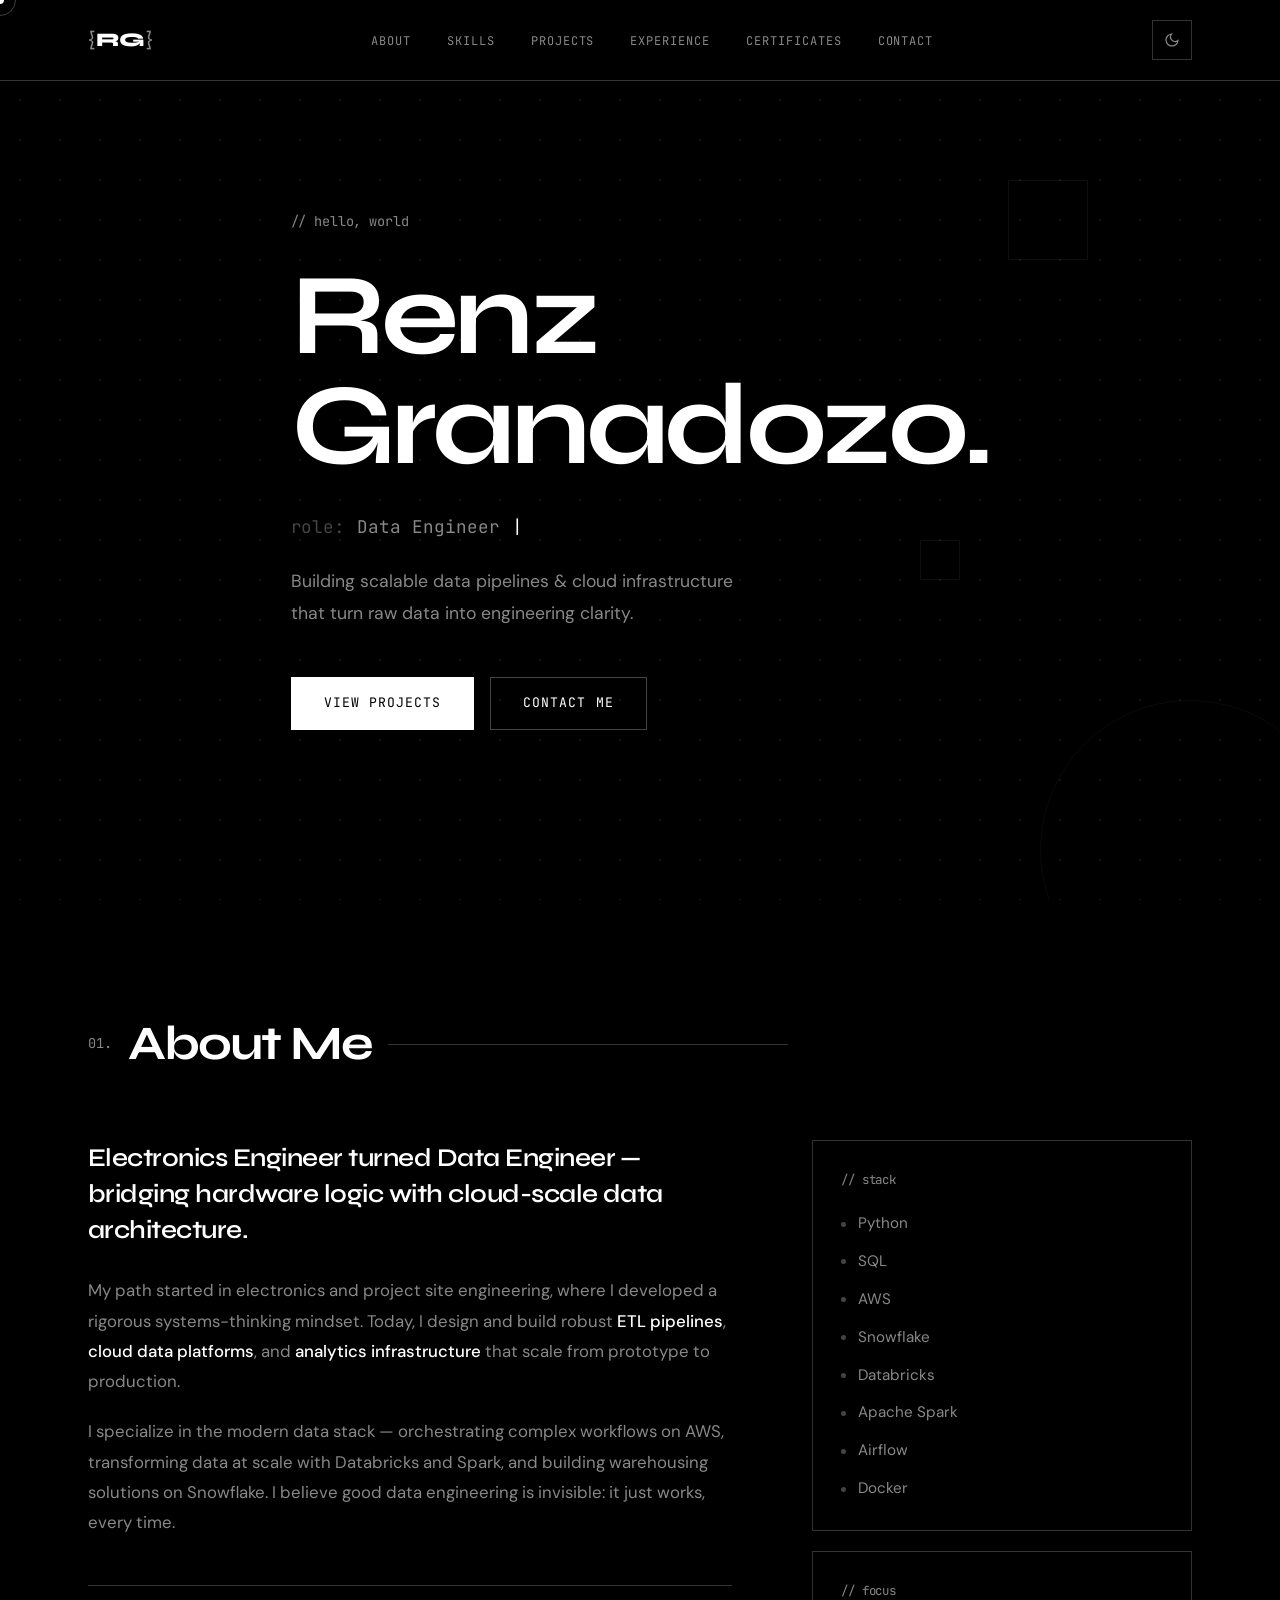
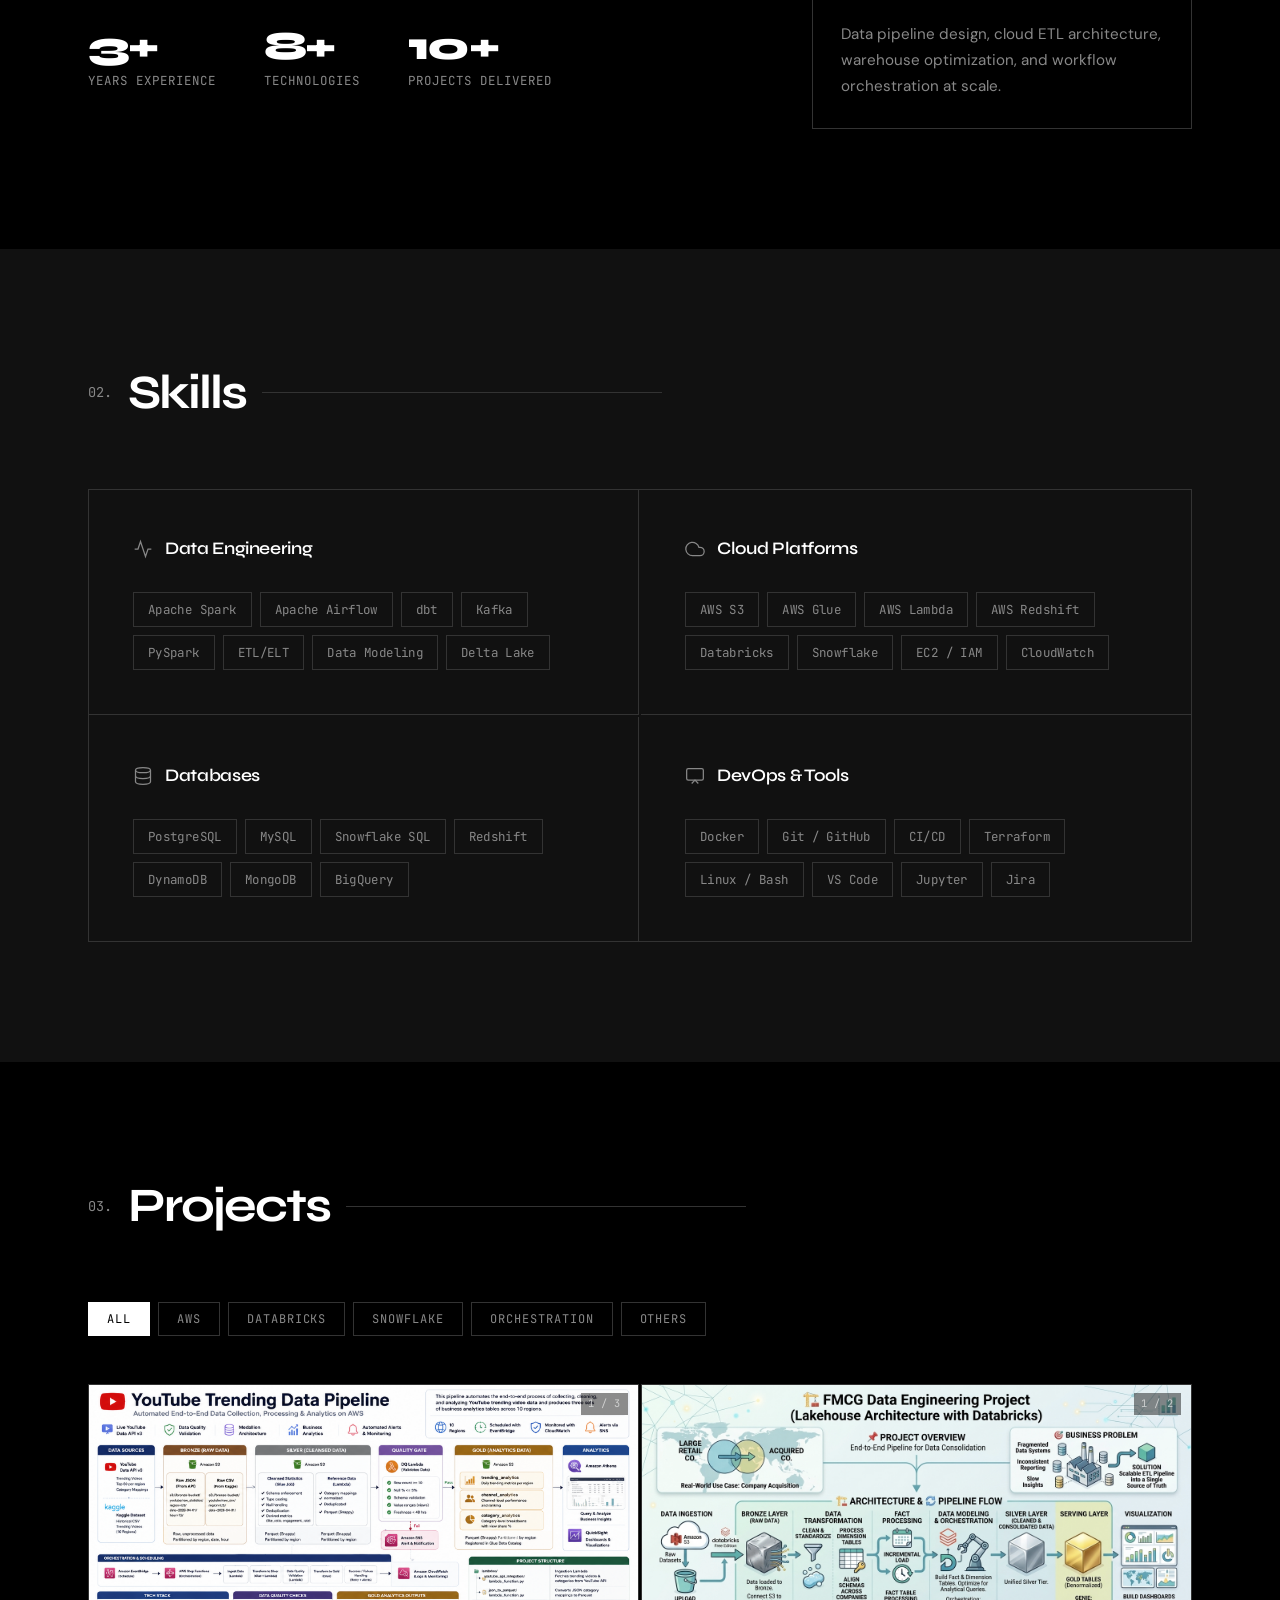
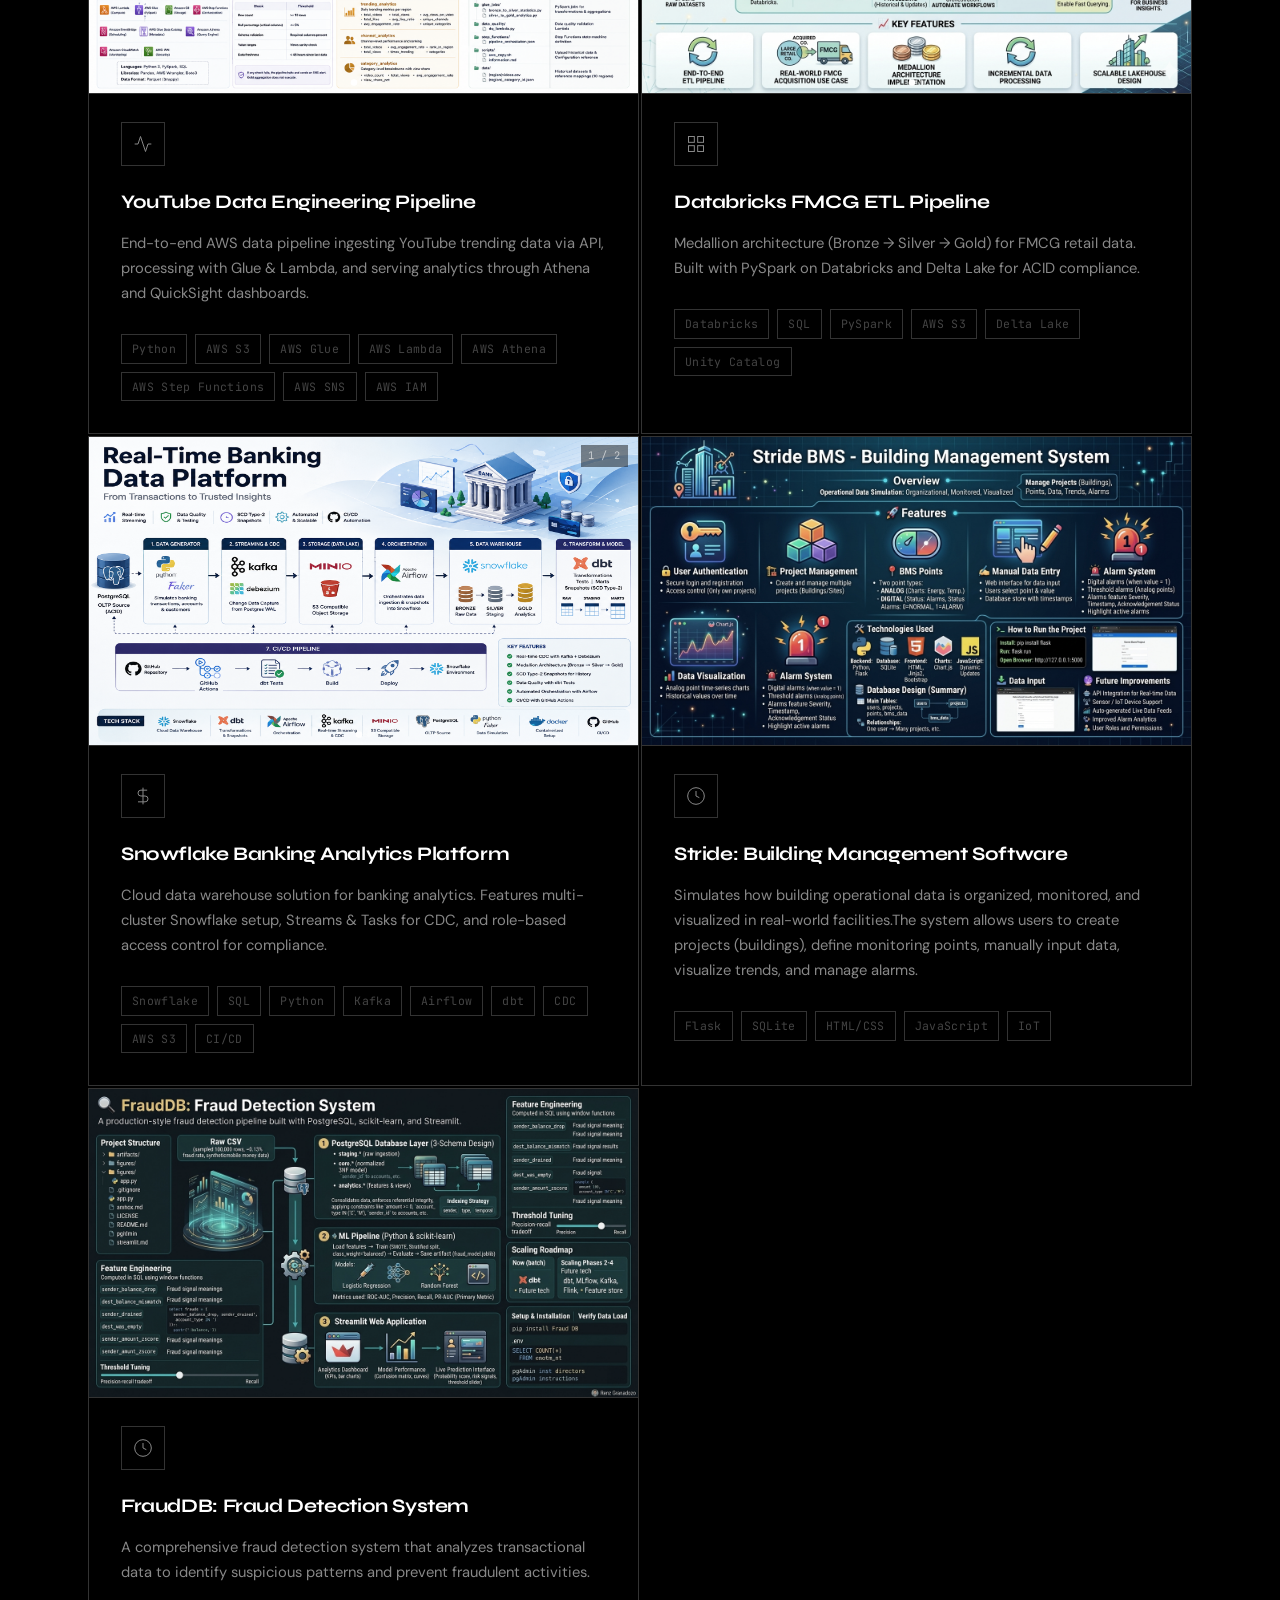
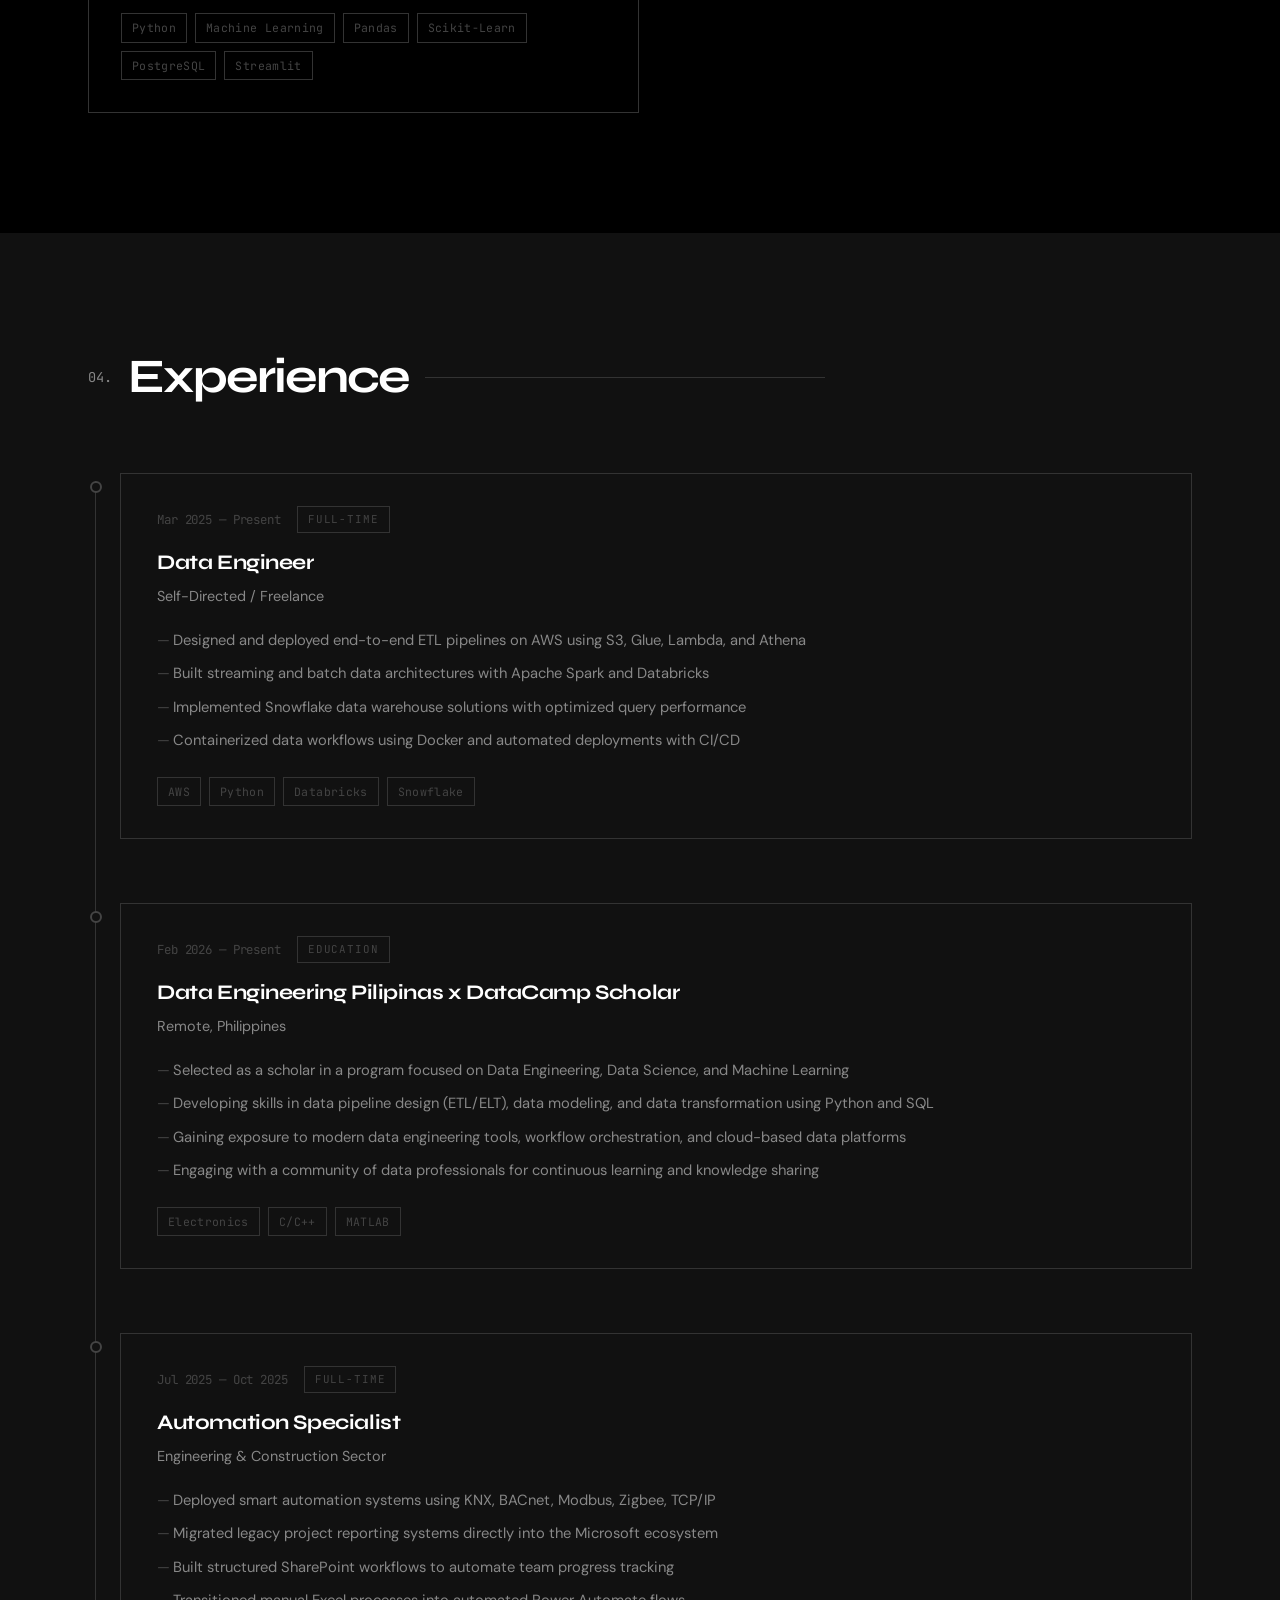
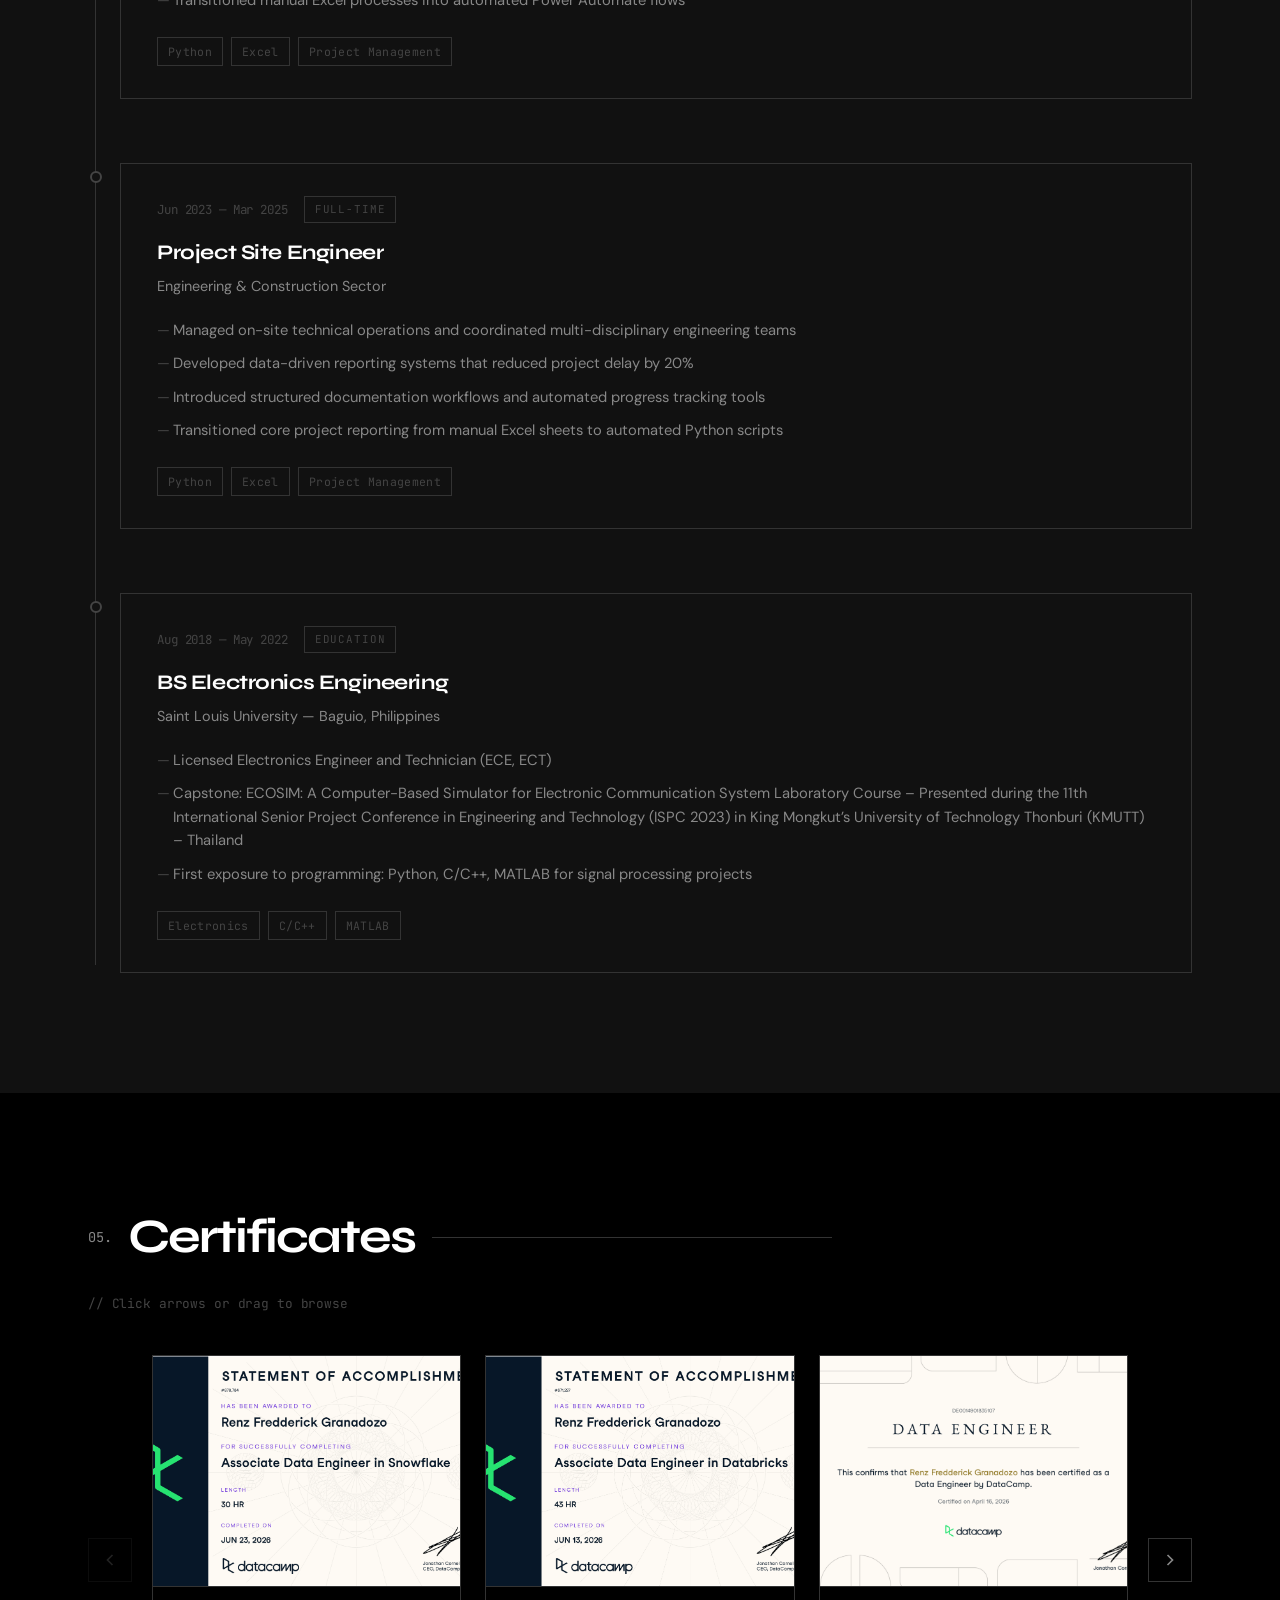
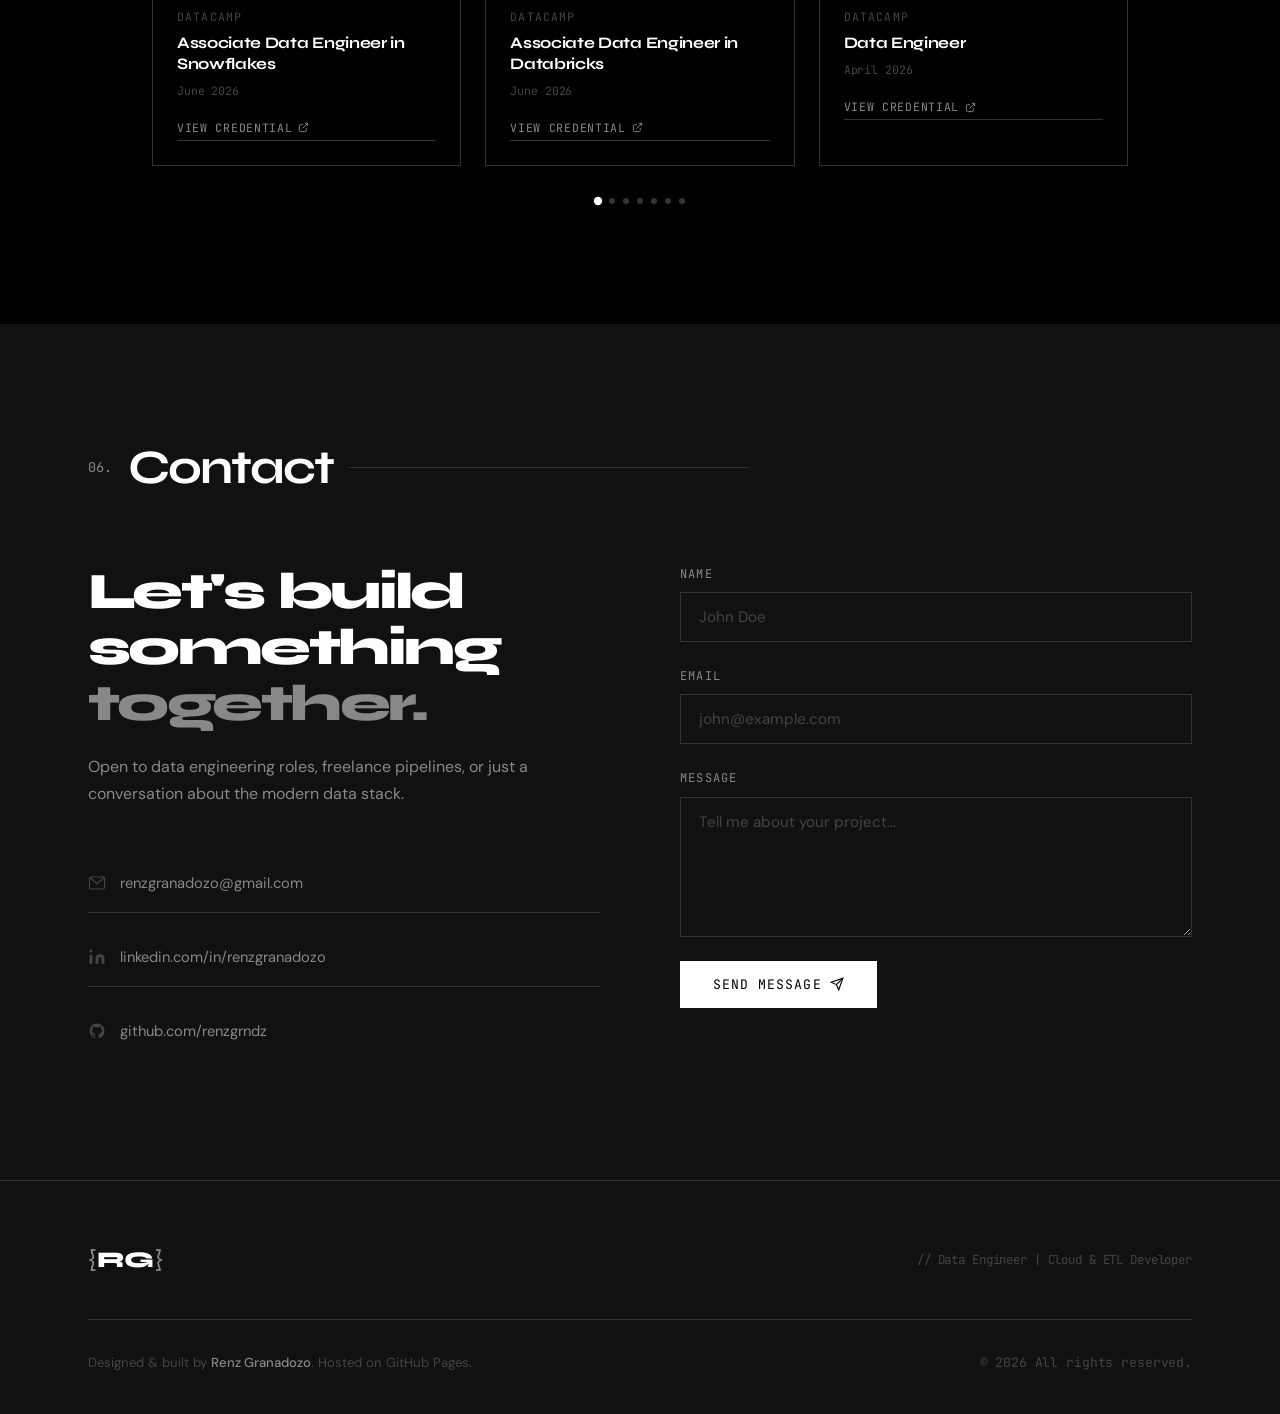
<file: index.html>
<!DOCTYPE html>
<html lang="en" data-theme="dark">
<head>
  <meta charset="UTF-8" />
  <meta name="viewport" content="width=device-width, initial-scale=1.0" />
  <meta name="description" content="Data Engineer & Cloud/ETL Developer portfolio. Specializing in Python, AWS, Snowflake, Databricks, and Apache Spark." />
  <meta name="keywords" content="Data Engineer, ETL Developer, AWS, Snowflake, Databricks, Apache Spark, Python, SQL" />
  <meta name="author" content="Renz Granadozo" />
  <meta property="og:title" content="Renz Granadozo — Data Engineer" />
  <meta property="og:description" content="Data Engineer specializing in Cloud & ETL pipelines." />
  <meta property="og:type" content="website" />
  <meta property="og:url" content="https://renzgrndz.github.io" />
  <meta property="og:image" content="assets/og-image.png" />
  <meta name="twitter:card" content="summary_large_image" />
  <title>Renz Granadozo — Data Engineer</title>
  <link rel="icon" type="image/x-icon" href="/assets/logo/rg-logo.png">
  <link rel="stylesheet" href="style.css" />
  <link rel="preconnect" href="https://fonts.googleapis.com" />
  <link rel="preconnect" href="https://fonts.gstatic.com" crossorigin />
  <link href="https://fonts.googleapis.com/css2?family=Syne:wght@400;600;700;800&family=JetBrains+Mono:wght@300;400;500&family=DM+Sans:wght@300;400;500&display=swap" rel="stylesheet" />
</head>
<body>

  <div id="scroll-progress" aria-hidden="true"></div>
  <div id="cursor" aria-hidden="true"></div>
  <div id="cursor-follower" aria-hidden="true"></div>

  <!-- ===================== NAVBAR ===================== -->
  <nav id="navbar" role="navigation" aria-label="Main navigation">
    <div class="nav-container">
      <a href="#hero" class="nav-logo" aria-label="Home">
        <span class="logo-bracket">{</span>RG<span class="logo-bracket">}</span>
      </a>

      <ul class="nav-links" id="nav-links" role="list">
        <li><a href="#about"       class="nav-link">About</a></li>
        <li><a href="#skills"      class="nav-link">Skills</a></li>
        <li><a href="#projects"    class="nav-link">Projects</a></li>
        <li><a href="#experience"  class="nav-link">Experience</a></li>
        <li><a href="#certificates" class="nav-link">Certificates</a></li>
        <li><a href="#contact"     class="nav-link">Contact</a></li>
      </ul>

      <div class="nav-actions">
        <!-- Day / Night Toggle -->
        <button id="theme-toggle" class="theme-toggle" aria-label="Toggle light/dark mode" title="Toggle theme">
          <!-- Moon icon (shown in dark mode) -->
          <svg class="icon-moon" viewBox="0 0 24 24" fill="none" stroke="currentColor" stroke-width="1.8" aria-hidden="true">
            <path d="M21 12.79A9 9 0 1 1 11.21 3 7 7 0 0 0 21 12.79z"/>
          </svg>
          <!-- Sun icon (shown in light mode) -->
          <svg class="icon-sun" viewBox="0 0 24 24" fill="none" stroke="currentColor" stroke-width="1.8" aria-hidden="true">
            <circle cx="12" cy="12" r="5"/>
            <line x1="12" y1="1"  x2="12" y2="3"/>
            <line x1="12" y1="21" x2="12" y2="23"/>
            <line x1="4.22" y1="4.22"  x2="5.64" y2="5.64"/>
            <line x1="18.36" y1="18.36" x2="19.78" y2="19.78"/>
            <line x1="1"  y1="12" x2="3"  y2="12"/>
            <line x1="21" y1="12" x2="23" y2="12"/>
            <line x1="4.22" y1="19.78" x2="5.64" y2="18.36"/>
            <line x1="18.36" y1="5.64" x2="19.78" y2="4.22"/>
          </svg>
        </button>

        <button class="hamburger" id="hamburger" aria-label="Toggle menu" aria-expanded="false" aria-controls="nav-links">
          <span></span><span></span><span></span>
        </button>
      </div>
    </div>
  </nav>

  <!-- ===================== HERO ===================== -->
  <section id="hero" aria-label="Hero section">
    <div class="hero-bg-grid" aria-hidden="true"></div>
    <div class="hero-content">
      <p class="hero-pre"><span class="mono">// hello, world</span></p>
      <h1 class="hero-name">
        <span class="name-line">Renz</span>
        <span class="name-line accent-line">Granadozo.</span>
      </h1>
      <div class="hero-tagline">
        <span class="mono tagline-prefix">role:</span>
        <span id="typed-text" aria-live="polite"></span><span class="cursor-blink" aria-hidden="true">|</span>
      </div>
      <p class="hero-sub">Building scalable data pipelines &amp; cloud infrastructure<br/>that turn raw data into engineering clarity.</p>
      <div class="hero-cta">
        <a href="#projects" class="btn btn-primary">View Projects</a>
        <a href="#contact"  class="btn btn-outline">Contact Me</a>
      </div>
    </div>
    <div class="hero-deco" aria-hidden="true">
      <div class="deco-box deco-1"></div>
      <div class="deco-box deco-2"></div>
      <div class="deco-circle"></div>
    </div>
  </section>

  <!-- ===================== ABOUT ===================== -->
  <section id="about" aria-label="About section">
    <div class="container">
      <div class="section-header reveal">
        <span class="mono section-num">01.</span>
        <h2>About Me</h2>
        <div class="section-line"></div>
      </div>
      <div class="about-grid">
        <div class="about-text reveal">
          <p class="about-lead">Electronics Engineer turned Data Engineer — bridging hardware logic with cloud-scale data architecture.</p>
          <p class="about-body">My path started in electronics and project site engineering, where I developed a rigorous systems-thinking mindset. Today, I design and build robust <strong>ETL pipelines</strong>, <strong>cloud data platforms</strong>, and <strong>analytics infrastructure</strong> that scale from prototype to production.</p>
          <p class="about-body">I specialize in the modern data stack — orchestrating complex workflows on AWS, transforming data at scale with Databricks and Spark, and building warehousing solutions on Snowflake. I believe good data engineering is invisible: it just works, every time.</p>
          <div class="about-stats">
            <div class="stat-item"><span class="stat-num">3+</span><span class="stat-label">Years Experience</span></div>
            <div class="stat-item"><span class="stat-num">8+</span><span class="stat-label">Technologies</span></div>
            <div class="stat-item"><span class="stat-num">10+</span><span class="stat-label">Projects Delivered</span></div>
          </div>
        </div>
        <div class="about-sidebar reveal">
          <div class="about-card">
            <h3 class="card-title"><span class="mono">// stack</span></h3>
            <ul class="stack-list">
              <li class="stack-item"><span class="dot"></span>Python</li>
              <li class="stack-item"><span class="dot"></span>SQL</li>
              <li class="stack-item"><span class="dot"></span>AWS</li>
              <li class="stack-item"><span class="dot"></span>Snowflake</li>
              <li class="stack-item"><span class="dot"></span>Databricks</li>
              <li class="stack-item"><span class="dot"></span>Apache Spark</li>
              <li class="stack-item"><span class="dot"></span>Airflow</li>
              <li class="stack-item"><span class="dot"></span>Docker</li>
            </ul>
          </div>
          <div class="about-card">
            <h3 class="card-title"><span class="mono">// focus</span></h3>
            <p class="focus-text">Data pipeline design, cloud ETL architecture, warehouse optimization, and workflow orchestration at scale.</p>
          </div>
        </div>
      </div>
    </div>
  </section>

  <!-- ===================== SKILLS ===================== -->
  <section id="skills" aria-label="Skills section">
    <div class="container">
      <div class="section-header reveal">
        <span class="mono section-num">02.</span>
        <h2>Skills</h2>
        <div class="section-line"></div>
      </div>
      <div class="skills-grid">
        <div class="skill-category reveal">
          <h3 class="cat-title">
            <svg class="cat-icon" viewBox="0 0 24 24" fill="none" stroke="currentColor" stroke-width="1.5" aria-hidden="true"><polyline points="22 12 18 12 15 21 9 3 6 12 2 12"/></svg>
            Data Engineering
          </h3>
          <div class="skill-tags">
            <span class="skill-tag">Apache Spark</span><span class="skill-tag">Apache Airflow</span>
            <span class="skill-tag">dbt</span><span class="skill-tag">Kafka</span>
            <span class="skill-tag">PySpark</span><span class="skill-tag">ETL/ELT</span>
            <span class="skill-tag">Data Modeling</span><span class="skill-tag">Delta Lake</span>
          </div>
        </div>
        <div class="skill-category reveal">
          <h3 class="cat-title">
            <svg class="cat-icon" viewBox="0 0 24 24" fill="none" stroke="currentColor" stroke-width="1.5" aria-hidden="true"><path d="M18 10h-1.26A8 8 0 1 0 9 20h9a5 5 0 0 0 0-10z"/></svg>
            Cloud Platforms
          </h3>
          <div class="skill-tags">
            <span class="skill-tag">AWS S3</span><span class="skill-tag">AWS Glue</span>
            <span class="skill-tag">AWS Lambda</span><span class="skill-tag">AWS Redshift</span>
            <span class="skill-tag">Databricks</span><span class="skill-tag">Snowflake</span>
            <span class="skill-tag">EC2 / IAM</span><span class="skill-tag">CloudWatch</span>
          </div>
        </div>
        <div class="skill-category reveal">
          <h3 class="cat-title">
            <svg class="cat-icon" viewBox="0 0 24 24" fill="none" stroke="currentColor" stroke-width="1.5" aria-hidden="true"><ellipse cx="12" cy="5" rx="9" ry="3"/><path d="M21 12c0 1.66-4 3-9 3s-9-1.34-9-3"/><path d="M3 5v14c0 1.66 4 3 9 3s9-1.34 9-3V5"/></svg>
            Databases
          </h3>
          <div class="skill-tags">
            <span class="skill-tag">PostgreSQL</span><span class="skill-tag">MySQL</span>
            <span class="skill-tag">Snowflake SQL</span><span class="skill-tag">Redshift</span>
            <span class="skill-tag">DynamoDB</span><span class="skill-tag">MongoDB</span>
            <span class="skill-tag">BigQuery</span>
          </div>
        </div>
        <div class="skill-category reveal">
          <h3 class="cat-title">
            <svg class="cat-icon" viewBox="0 0 24 24" fill="none" stroke="currentColor" stroke-width="1.5" aria-hidden="true"><rect x="2" y="3" width="20" height="14" rx="2"/><polyline points="8 21 12 17 16 21"/></svg>
            DevOps &amp; Tools
          </h3>
          <div class="skill-tags">
            <span class="skill-tag">Docker</span><span class="skill-tag">Git / GitHub</span>
            <span class="skill-tag">CI/CD</span><span class="skill-tag">Terraform</span>
            <span class="skill-tag">Linux / Bash</span><span class="skill-tag">VS Code</span>
            <span class="skill-tag">Jupyter</span><span class="skill-tag">Jira</span>
          </div>
        </div>
      </div>
    </div>
  </section>

 <!-- ===================== PROJECTS ===================== -->
  <section id="projects" aria-label="Projects section">
    <div class="container">
      <div class="section-header reveal">
        <span class="mono section-num">03.</span>
        <h2>Projects</h2>
        <div class="section-line"></div>
      </div>
      <div class="filter-bar reveal" role="group" aria-label="Filter projects">
        <button class="filter-btn active" data-filter="all">All</button>
        <button class="filter-btn" data-filter="aws">AWS</button>
        <button class="filter-btn" data-filter="databricks">Databricks</button>
        <button class="filter-btn" data-filter="snowflake">Snowflake</button>
        <button class="filter-btn" data-filter="orchestration">Orchestration</button>
        <button class="filter-btn" data-filter="others">Others</button>
      </div>
      <div class="projects-grid" id="projects-grid">
 
        <!-- ── PROJECT 1 ─────────────────────────────────────────
             Images: add your own paths inside data-images below.
             Separate multiple images with commas.
             e.g. data-images="assets/projects/yt-1.png,assets/projects/yt-2.png"
        ──────────────────────────────────────────────────────── -->
        <article class="project-card reveal" data-category="aws glue"
                 data-images="assets/projects/yt_cover.png,assets/projects/yt_pipeline.png,assets/projects/yt_stepfunction.png">
          <!-- Project image slideshow (injected by JS) -->
          <div class="proj-slides" aria-label="Project screenshots"></div>
 
          <div class="project-body">
            <div class="project-top">
              <div class="project-icon"><svg viewBox="0 0 24 24" fill="none" stroke="currentColor" stroke-width="1.2"><polyline points="22 12 18 12 15 21 9 3 6 12 2 12"/></svg></div>
              <div class="project-links">
                <a href="#" class="icon-link" aria-label="GitHub" target="_blank" rel="noopener"><svg viewBox="0 0 24 24" fill="currentColor"><path d="M12 2C6.477 2 2 6.484 2 12.017c0 4.425 2.865 8.18 6.839 9.504.5.092.682-.217.682-.483 0-.237-.008-.868-.013-1.703-2.782.605-3.369-1.343-3.369-1.343-.454-1.158-1.11-1.466-1.11-1.466-.908-.62.069-.608.069-.608 1.003.07 1.531 1.032 1.531 1.032.892 1.53 2.341 1.088 2.91.832.092-.647.35-1.088.636-1.338-2.22-.253-4.555-1.113-4.555-4.951 0-1.093.39-1.988 1.029-2.688-.103-.253-.446-1.272.098-2.65 0 0 .84-.27 2.75 1.026A9.564 9.564 0 0 1 12 6.844a9.59 9.59 0 0 1 2.504.337c1.909-1.296 2.747-1.027 2.747-1.027.546 1.379.202 2.398.1 2.651.64.7 1.028 1.595 1.028 2.688 0 3.848-2.339 4.695-4.566 4.943.359.309.678.92.678 1.855 0 1.338-.012 2.419-.012 2.747 0 .268.18.58.688.482A10.019 10.019 0 0 0 22 12.017C22 6.484 17.522 2 12 2z"/></svg></a>
                <a href="#" class="icon-link" aria-label="Live demo" target="_blank" rel="noopener"><svg viewBox="0 0 24 24" fill="none" stroke="currentColor" stroke-width="2"><path d="M18 13v6a2 2 0 0 1-2 2H5a2 2 0 0 1-2-2V8a2 2 0 0 1 2-2h6"/><polyline points="15 3 21 3 21 9"/><line x1="10" y1="14" x2="21" y2="3"/></svg></a>
              </div>
            </div>
            <h3 class="project-title">YouTube Data Engineering Pipeline</h3>
            <p class="project-desc">End-to-end AWS data pipeline ingesting YouTube trending data via API, processing with Glue &amp; Lambda, and serving analytics through Athena and QuickSight dashboards.</p>
            <div class="project-tags">
              <span class="tag">Python</span>
              <span class="tag">AWS S3</span>
              <span class="tag">AWS Glue</span>
              <span class="tag">AWS Lambda</span>
              <span class="tag">AWS Athena</span>
              <span class="tag">AWS Step Functions</span>
              <span class="tag">AWS SNS</span>
              <span class="tag">AWS IAM</span>
            </div>
          </div>
        </article>
 
        <!-- ── PROJECT 2 ── -->
        <article class="project-card reveal" data-category="databricks"
                 data-images="assets/projects/fmcg_db_cover.png,assets/projects/fmcg_db_pipeline.png">
          <div class="proj-slides" aria-label="Project screenshots"></div>
          <div class="project-body">
            <div class="project-top">
              <div class="project-icon"><svg viewBox="0 0 24 24" fill="none" stroke="currentColor" stroke-width="1.2"><rect x="3" y="3" width="7" height="7"/><rect x="14" y="3" width="7" height="7"/><rect x="14" y="14" width="7" height="7"/><rect x="3" y="14" width="7" height="7"/></svg></div>
              <div class="project-links">
                <a href="#" class="icon-link" aria-label="GitHub" target="_blank" rel="noopener"><svg viewBox="0 0 24 24" fill="currentColor"><path d="M12 2C6.477 2 2 6.484 2 12.017c0 4.425 2.865 8.18 6.839 9.504.5.092.682-.217.682-.483 0-.237-.008-.868-.013-1.703-2.782.605-3.369-1.343-3.369-1.343-.454-1.158-1.11-1.466-1.11-1.466-.908-.62.069-.608.069-.608 1.003.07 1.531 1.032 1.531 1.032.892 1.53 2.341 1.088 2.91.832.092-.647.35-1.088.636-1.338-2.22-.253-4.555-1.113-4.555-4.951 0-1.093.39-1.988 1.029-2.688-.103-.253-.446-1.272.098-2.65 0 0 .84-.27 2.75 1.026A9.564 9.564 0 0 1 12 6.844a9.59 9.59 0 0 1 2.504.337c1.909-1.296 2.747-1.027 2.747-1.027.546 1.379.202 2.398.1 2.651.64.7 1.028 1.595 1.028 2.688 0 3.848-2.339 4.695-4.566 4.943.359.309.678.92.678 1.855 0 1.338-.012 2.419-.012 2.747 0 .268.18.58.688.482A10.019 10.019 0 0 0 22 12.017C22 6.484 17.522 2 12 2z"/></svg></a>
                <a href="#" class="icon-link" aria-label="Live demo" target="_blank" rel="noopener"><svg viewBox="0 0 24 24" fill="none" stroke="currentColor" stroke-width="2"><path d="M18 13v6a2 2 0 0 1-2 2H5a2 2 0 0 1-2-2V8a2 2 0 0 1 2-2h6"/><polyline points="15 3 21 3 21 9"/><line x1="10" y1="14" x2="21" y2="3"/></svg></a>
              </div>
            </div>
            <h3 class="project-title">Databricks FMCG ETL Pipeline</h3>
            <p class="project-desc">Medallion architecture (Bronze → Silver → Gold) for FMCG retail data. Built with PySpark on Databricks and Delta Lake for ACID compliance.</p>
            <div class="project-tags">
              <span class="tag">Databricks</span>
              <span class="tag">SQL</span>
              <span class="tag">PySpark</span>
              <span class="tag">AWS S3</span>
              <span class="tag">Delta Lake</span>
              <span class="tag">Unity Catalog</span>
            </div>
          </div>
        </article>
 
        <!-- ── PROJECT 3 ── -->
        <article class="project-card reveal" data-category="snowflake orchestration"
                 data-images="assets/projects/banking_cover.png,assets/projects/banking_pipeline.png">
          <div class="proj-slides" aria-label="Project screenshots"></div>
          <div class="project-body">
            <div class="project-top">
              <div class="project-icon"><svg viewBox="0 0 24 24" fill="none" stroke="currentColor" stroke-width="1.2"><line x1="12" y1="2" x2="12" y2="22"/><path d="M17 5H9.5a3.5 3.5 0 0 0 0 7h5a3.5 3.5 0 0 1 0 7H6"/></svg></div>
              <div class="project-links">
                <a href="#" class="icon-link" aria-label="GitHub" target="_blank" rel="noopener"><svg viewBox="0 0 24 24" fill="currentColor"><path d="M12 2C6.477 2 2 6.484 2 12.017c0 4.425 2.865 8.18 6.839 9.504.5.092.682-.217.682-.483 0-.237-.008-.868-.013-1.703-2.782.605-3.369-1.343-3.369-1.343-.454-1.158-1.11-1.466-1.11-1.466-.908-.62.069-.608.069-.608 1.003.07 1.531 1.032 1.531 1.032.892 1.53 2.341 1.088 2.91.832.092-.647.35-1.088.636-1.338-2.22-.253-4.555-1.113-4.555-4.951 0-1.093.39-1.988 1.029-2.688-.103-.253-.446-1.272.098-2.65 0 0 .84-.27 2.75 1.026A9.564 9.564 0 0 1 12 6.844a9.59 9.59 0 0 1 2.504.337c1.909-1.296 2.747-1.027 2.747-1.027.546 1.379.202 2.398.1 2.651.64.7 1.028 1.595 1.028 2.688 0 3.848-2.339 4.695-4.566 4.943.359.309.678.92.678 1.855 0 1.338-.012 2.419-.012 2.747 0 .268.18.58.688.482A10.019 10.019 0 0 0 22 12.017C22 6.484 17.522 2 12 2z"/></svg></a>
                <a href="#" class="icon-link" aria-label="Live demo" target="_blank" rel="noopener"><svg viewBox="0 0 24 24" fill="none" stroke="currentColor" stroke-width="2"><path d="M18 13v6a2 2 0 0 1-2 2H5a2 2 0 0 1-2-2V8a2 2 0 0 1 2-2h6"/><polyline points="15 3 21 3 21 9"/><line x1="10" y1="14" x2="21" y2="3"/></svg></a>
              </div>
            </div>
            <h3 class="project-title">Snowflake Banking Analytics Platform</h3>
            <p class="project-desc">Cloud data warehouse solution for banking analytics. Features multi-cluster Snowflake setup, Streams &amp; Tasks for CDC, and role-based access control for compliance.</p>
            <div class="project-tags">
              <span class="tag">Snowflake</span>
              <span class="tag">SQL</span>
              <span class="tag">Python</span>
              <span class="tag">Kafka</span>
              <span class="tag">Airflow</span>
              <span class="tag">dbt</span>
              <span class="tag">CDC</span>
              <span class="tag">AWS S3</span>
              <span class="tag">CI/CD</span>
            </div>
          </div>
        </article>
 
        <!-- ── PROJECT 4 ── -->
        <article class="project-card reveal" data-category="others"
                 data-images="assets/projects/stride_cover.png">
          <div class="proj-slides" aria-label="Project screenshots"></div>
          <div class="project-body">
            <div class="project-top">
              <div class="project-icon"><svg viewBox="0 0 24 24" fill="none" stroke="currentColor" stroke-width="1.2"><circle cx="12" cy="12" r="10"/><polyline points="12 6 12 12 16 14"/></svg></div>
              <div class="project-links">
                <a href="#" class="icon-link" aria-label="GitHub" target="_blank" rel="noopener"><svg viewBox="0 0 24 24" fill="currentColor"><path d="M12 2C6.477 2 2 6.484 2 12.017c0 4.425 2.865 8.18 6.839 9.504.5.092.682-.217.682-.483 0-.237-.008-.868-.013-1.703-2.782.605-3.369-1.343-3.369-1.343-.454-1.158-1.11-1.466-1.11-1.466-.908-.62.069-.608.069-.608 1.003.07 1.531 1.032 1.531 1.032.892 1.53 2.341 1.088 2.91.832.092-.647.35-1.088.636-1.338-2.22-.253-4.555-1.113-4.555-4.951 0-1.093.39-1.988 1.029-2.688-.103-.253-.446-1.272.098-2.65 0 0 .84-.27 2.75 1.026A9.564 9.564 0 0 1 12 6.844a9.59 9.59 0 0 1 2.504.337c1.909-1.296 2.747-1.027 2.747-1.027.546 1.379.202 2.398.1 2.651.64.7 1.028 1.595 1.028 2.688 0 3.848-2.339 4.695-4.566 4.943.359.309.678.92.678 1.855 0 1.338-.012 2.419-.012 2.747 0 .268.18.58.688.482A10.019 10.019 0 0 0 22 12.017C22 6.484 17.522 2 12 2z"/></svg></a>
                <a href="#" class="icon-link" aria-label="Live demo" target="_blank" rel="noopener"><svg viewBox="0 0 24 24" fill="none" stroke="currentColor" stroke-width="2"><path d="M18 13v6a2 2 0 0 1-2 2H5a2 2 0 0 1-2-2V8a2 2 0 0 1 2-2h6"/><polyline points="15 3 21 3 21 9"/><line x1="10" y1="14" x2="21" y2="3"/></svg></a>
              </div>
            </div>
            <h3 class="project-title">Stride: Building Management Software</h3>
            <p class="project-desc">Simulates how building operational data is organized, monitored, and visualized in real-world facilities.The system allows users to create projects (buildings), define monitoring points, manually input data, visualize trends, and manage alarms.</p>
            <div class="project-tags"><span class="tag">Flask</span><span class="tag">SQLite</span><span class="tag">HTML/CSS</span><span class="tag">JavaScript</span><span class="tag">IoT</span></div>
          </div>
        </article>

        <!-- ── PROJECT 5 ── -->
        <article class="project-card reveal" data-category="others"
                 data-images="assets/projects/fraudDB_cover.png">
          <div class="proj-slides" aria-label="Project screenshots"></div>
          <div class="project-body">
            <div class="project-top">
              <div class="project-icon"><svg viewBox="0 0 24 24" fill="none" stroke="currentColor" stroke-width="1.2"><circle cx="12" cy="12" r="10"/><polyline points="12 6 12 12 16 14"/></svg></div>
              <div class="project-links">
                <a href="#" class="icon-link" aria-label="GitHub" target="_blank" rel="noopener"><svg viewBox="0 0 24 24" fill="currentColor"><path d="M12 2C6.477 2 2 6.484 2 12.017c0 4.425 2.865 8.18 6.839 9.504.5.092.682-.217.682-.483 0-.237-.008-.868-.013-1.703-2.782.605-3.369-1.343-3.369-1.343-.454-1.158-1.11-1.466-1.11-1.466-.908-.62.069-.608.069-.608 1.003.07 1.531 1.032 1.531 1.032.892 1.53 2.341 1.088 2.91.832.092-.647.35-1.088.636-1.338-2.22-.253-4.555-1.113-4.555-4.951 0-1.093.39-1.988 1.029-2.688-.103-.253-.446-1.272.098-2.65 0 0 .84-.27 2.75 1.026A9.564 9.564 0 0 1 12 6.844a9.59 9.59 0 0 1 2.504.337c1.909-1.296 2.747-1.027 2.747-1.027.546 1.379.202 2.398.1 2.651.64.7 1.028 1.595 1.028 2.688 0 3.848-2.339 4.695-4.566 4.943.359.309.678.92.678 1.855 0 1.338-.012 2.419-.012 2.747 0 .268.18.58.688.482A10.019 10.019 0 0 0 22 12.017C22 6.484 17.522 2 12 2z"/></svg></a>
                <a href="#" class="icon-link" aria-label="Live demo" target="_blank" rel="noopener"><svg viewBox="0 0 24 24" fill="none" stroke="currentColor" stroke-width="2"><path d="M18 13v6a2 2 0 0 1-2 2H5a2 2 0 0 1-2-2V8a2 2 0 0 1 2-2h6"/><polyline points="15 3 21 3 21 9"/><line x1="10" y1="14" x2="21" y2="3"/></svg></a>
              </div>
            </div>
            <h3 class="project-title">FraudDB: Fraud Detection System</h3>
            <p class="project-desc">A comprehensive fraud detection system that analyzes transactional data to identify suspicious patterns and prevent fraudulent activities.</p>
            <div class="project-tags">
              <span class="tag">Python</span>
              <span class="tag">Machine Learning</span>
              <span class="tag">Pandas</span>
              <span class="tag">Scikit-Learn</span>
              <span class="tag">PostgreSQL</span>
              <span class="tag">Streamlit</span>
            </div>
          </div>
        </article>
 
      </div>
    </div>
  </section>

  <!-- ===================== EXPERIENCE ===================== -->
  <section id="experience" aria-label="Experience section">
    <div class="container">
      <div class="section-header reveal">
        <span class="mono section-num">04.</span>
        <h2>Experience</h2>
        <div class="section-line"></div>
      </div>
      <div class="timeline">

        <div class="timeline-item reveal">
          <div class="timeline-marker" aria-hidden="true"></div>
          <div class="timeline-content">
            <div class="timeline-meta"><span class="timeline-date mono">Mar 2025 — Present</span><span class="timeline-type">Full-time</span></div>
            <h3 class="timeline-title">Data Engineer</h3>
            <p class="timeline-company">Self-Directed / Freelance</p>
            <ul class="timeline-list">
              <li>Designed and deployed end-to-end ETL pipelines on AWS using S3, Glue, Lambda, and Athena</li>
              <li>Built streaming and batch data architectures with Apache Spark and Databricks</li>
              <li>Implemented Snowflake data warehouse solutions with optimized query performance</li>
              <li>Containerized data workflows using Docker and automated deployments with CI/CD</li>
            </ul>
            <div class="timeline-tags"><span class="tag">AWS</span><span class="tag">Python</span><span class="tag">Databricks</span><span class="tag">Snowflake</span></div>
          </div>
        </div>

        <div class="timeline-item reveal">
          <div class="timeline-marker" aria-hidden="true"></div>
          <div class="timeline-content">
            <div class="timeline-meta"><span class="timeline-date mono">Feb 2026 — Present</span><span class="timeline-type">Education</span></div>
            <h3 class="timeline-title">Data Engineering Pilipinas x DataCamp Scholar</h3>
            <p class="timeline-company">Remote, Philippines</p>
            <ul class="timeline-list">
              <li>Selected as a scholar in a program focused on Data Engineering, Data Science, and Machine Learning</li>
              <li>Developing skills in data pipeline design (ETL/ELT), data modeling, and data transformation using Python and SQL</li>
              <li>Gaining exposure to modern data engineering tools, workflow orchestration, and cloud-based data platforms</li>
              <li>Engaging with a community of data professionals for continuous learning and knowledge sharing</li>
            </ul>
            <div class="timeline-tags"><span class="tag">Electronics</span><span class="tag">C/C++</span><span class="tag">MATLAB</span></div>
          </div>
        </div>

        <div class="timeline-item reveal">
          <div class="timeline-marker" aria-hidden="true"></div>
          <div class="timeline-content">
            <div class="timeline-meta"><span class="timeline-date mono">Jul 2025 — Oct 2025</span><span class="timeline-type">Full-time</span></div>
            <h3 class="timeline-title">Automation Specialist</h3>
            <p class="timeline-company">Engineering &amp; Construction Sector</p>
            <ul class="timeline-list">
              <li>Deployed smart automation systems using KNX, BACnet, Modbus, Zigbee, TCP/IP  </li>
              <li>Migrated legacy project reporting systems directly into the Microsoft ecosystem</li>
              <li>Built structured SharePoint workflows to automate team progress tracking</li>
              <li>Transitioned manual Excel processes into automated Power Automate flows</li>
            </ul>
            <div class="timeline-tags"><span class="tag">Python</span><span class="tag">Excel</span><span class="tag">Project Management</span></div>
          </div>
        </div>

        <div class="timeline-item reveal">
          <div class="timeline-marker" aria-hidden="true"></div>
          <div class="timeline-content">
            <div class="timeline-meta"><span class="timeline-date mono">Jun 2023 — Mar 2025</span><span class="timeline-type">Full-time</span></div>
            <h3 class="timeline-title">Project Site Engineer</h3>
            <p class="timeline-company">Engineering &amp; Construction Sector</p>
            <ul class="timeline-list">
              <li>Managed on-site technical operations and coordinated multi-disciplinary engineering teams</li>
              <li>Developed data-driven reporting systems that reduced project delay by 20%</li>
              <li>Introduced structured documentation workflows and automated progress tracking tools</li>
              <li>Transitioned core project reporting from manual Excel sheets to automated Python scripts</li>
            </ul>
            <div class="timeline-tags"><span class="tag">Python</span><span class="tag">Excel</span><span class="tag">Project Management</span></div>
          </div>
        </div>

        <div class="timeline-item reveal">
          <div class="timeline-marker" aria-hidden="true"></div>
          <div class="timeline-content">
            <div class="timeline-meta"><span class="timeline-date mono">Aug 2018 — May 2022</span><span class="timeline-type">Education</span></div>
            <h3 class="timeline-title">BS Electronics Engineering</h3>
            <p class="timeline-company">Saint Louis University — Baguio, Philippines</p>
            <ul class="timeline-list">
              <li>Licensed Electronics Engineer and Technician (ECE, ECT)</li>
              <li>Capstone: ECOSIM: A Computer-Based Simulator for Electronic Communication System Laboratory Course – Presented during the 11th International Senior Project Conference in Engineering and Technology (ISPC 2023) in King Mongkut’s University of Technology Thonburi (KMUTT) – Thailand </li>
              <li>First exposure to programming: Python, C/C++, MATLAB for signal processing projects</li>
            </ul>
            <div class="timeline-tags"><span class="tag">Electronics</span><span class="tag">C/C++</span><span class="tag">MATLAB</span></div>
          </div>
        </div>

      </div>
    </div>
  </section>

<!-- ===================== CERTIFICATES ===================== -->
  <section id="certificates" aria-label="Certificates section">
    <div class="container">
      <div class="section-header reveal">
        <span class="mono section-num">05.</span>
        <h2>Certificates</h2>
        <div class="section-line"></div>
      </div>
 
      <p class="cert-intro reveal mono">// Click arrows or drag to browse</p>
 
      <div class="cert-slider-wrap reveal">
        <!-- Prev button -->
        <button class="cert-arrow cert-prev" id="cert-prev" aria-label="Previous certificate">
          <svg viewBox="0 0 24 24" fill="none" stroke="currentColor" stroke-width="2"><polyline points="15 18 9 12 15 6"/></svg>
        </button>
 
        <!-- Track -->
        <div class="cert-viewport" id="cert-viewport">
          <div class="cert-track" id="cert-track">

            <!-- CERT 9 -->
            <div class="cert-slide">
              <div class="cert-img-wrap">
                <img src="assets/certs/DataCamp_Snowflakes.png" alt="Associate Data Engineer in Databricks" loading="lazy" />
              </div>
              <div class="cert-info">
                <span class="cert-issuer mono">DataCamp</span>
                <h3 class="cert-name">Associate Data Engineer in Snowflakes</h3>
                <span class="cert-date mono">June 2026</span>
                <a href="https://www.datacamp.com/completed/statement-of-accomplishment/track/a805758a5298e6ccbbab63d752a3d69c8151fe44"
                   class="cert-link" target="_blank" rel="noopener" aria-label="View credential">
                  View Credential
                  <svg viewBox="0 0 24 24" fill="none" stroke="currentColor" stroke-width="2" aria-hidden="true"><path d="M18 13v6a2 2 0 0 1-2 2H5a2 2 0 0 1-2-2V8a2 2 0 0 1 2-2h6"/><polyline points="15 3 21 3 21 9"/><line x1="10" y1="14" x2="21" y2="3"/></svg>
                </a>
              </div>
            </div>

            <!-- CERT 8 -->
            <div class="cert-slide">
              <div class="cert-img-wrap">
                <img src="assets/certs/DataCamp_Databricks.png" alt="Associate Data Engineer in Databricks" loading="lazy" />
              </div>
              <div class="cert-info">
                <span class="cert-issuer mono">DataCamp</span>
                <h3 class="cert-name">Associate Data Engineer in Databricks</h3>
                <span class="cert-date mono">June 2026</span>
                <a href="https://www.datacamp.com/completed/statement-of-accomplishment/track/1bff1679555e4b01500c0bc98484e6250e62ec22"
                   class="cert-link" target="_blank" rel="noopener" aria-label="View credential">
                  View Credential
                  <svg viewBox="0 0 24 24" fill="none" stroke="currentColor" stroke-width="2" aria-hidden="true"><path d="M18 13v6a2 2 0 0 1-2 2H5a2 2 0 0 1-2-2V8a2 2 0 0 1 2-2h6"/><polyline points="15 3 21 3 21 9"/><line x1="10" y1="14" x2="21" y2="3"/></svg>
                </a>
              </div>
            </div>

            <!-- CERT 7 -->
            <div class="cert-slide">
              <div class="cert-img-wrap">
                <img src="assets/certs/DataCamp_DE.png" alt="Data Engineer" loading="lazy" />
              </div>
              <div class="cert-info">
                <span class="cert-issuer mono">DataCamp</span>
                <h3 class="cert-name">Data Engineer</h3>
                <span class="cert-date mono">April 2026</span>
                <a href="https://www.datacamp.com/certificate/DE0014901835107"
                   class="cert-link" target="_blank" rel="noopener" aria-label="View credential">
                  View Credential
                  <svg viewBox="0 0 24 24" fill="none" stroke="currentColor" stroke-width="2" aria-hidden="true"><path d="M18 13v6a2 2 0 0 1-2 2H5a2 2 0 0 1-2-2V8a2 2 0 0 1 2-2h6"/><polyline points="15 3 21 3 21 9"/><line x1="10" y1="14" x2="21" y2="3"/></svg>
                </a>
              </div>
            </div>

            <!-- CERT 6 -->
            <div class="cert-slide">
              <div class="cert-img-wrap">
                <img src="assets/certs/DataCamp_AWS.png" alt="AWS Cloud Practitioner (CLF-C02)" loading="lazy" />
              </div>
              <div class="cert-info">
                <span class="cert-issuer mono">DataCamp</span>
                <h3 class="cert-name">AWS Cloud Practitioner (CLF-C02)</h3>
                <span class="cert-date mono">April 2026</span>
                <a href="https://www.datacamp.com/completed/statement-of-accomplishment/track/a93b4cab1cc90dc4d843f5a7f339ac7d6e7eadd4"
                   class="cert-link" target="_blank" rel="noopener" aria-label="View credential">
                  View Credential
                  <svg viewBox="0 0 24 24" fill="none" stroke="currentColor" stroke-width="2" aria-hidden="true"><path d="M18 13v6a2 2 0 0 1-2 2H5a2 2 0 0 1-2-2V8a2 2 0 0 1 2-2h6"/><polyline points="15 3 21 3 21 9"/><line x1="10" y1="14" x2="21" y2="3"/></svg>
                </a>
              </div>
            </div>


            <!-- CERT 5 -->
            <div class="cert-slide">
              <div class="cert-img-wrap">
                <img src="assets/certs/CS50 SQL.png" alt="Cybersecurity" loading="lazy" />
              </div>
              <div class="cert-info">
                <span class="cert-issuer mono">Harvard University - CS50</span>
                <h3 class="cert-name">Cybersecurity</h3>
                <span class="cert-date mono">April 2026</span>
                <a href="https://cs50.harvard.edu/certificates/0d12895f-e5b0-4b42-a81c-e96ecb926be6"
                   class="cert-link" target="_blank" rel="noopener" aria-label="View credential">
                  View Credential
                  <svg viewBox="0 0 24 24" fill="none" stroke="currentColor" stroke-width="2" aria-hidden="true"><path d="M18 13v6a2 2 0 0 1-2 2H5a2 2 0 0 1-2-2V8a2 2 0 0 1 2-2h6"/><polyline points="15 3 21 3 21 9"/><line x1="10" y1="14" x2="21" y2="3"/></svg>
                </a>
              </div>
            </div>
 
            <!-- CERT 4 -->
            <div class="cert-slide">
              <div class="cert-img-wrap">
                <img src="assets/certs/DataCamp_DEA.png" alt="Associate Data Engineer" loading="lazy" />
              </div>
              <div class="cert-info">
                <span class="cert-issuer mono">DataCamp</span>
                <h3 class="cert-name">Associate Data Engineer</h3>
                <span class="cert-date mono">March 2026</span>
                <a href="https://www.datacamp.com/certificate/DEA0010742671726"
                   class="cert-link" target="_blank" rel="noopener" aria-label="View credential">
                  View Credential
                  <svg viewBox="0 0 24 24" fill="none" stroke="currentColor" stroke-width="2" aria-hidden="true"><path d="M18 13v6a2 2 0 0 1-2 2H5a2 2 0 0 1-2-2V8a2 2 0 0 1 2-2h6"/><polyline points="15 3 21 3 21 9"/><line x1="10" y1="14" x2="21" y2="3"/></svg>
                </a>
              </div>
            </div>
 
            <!-- CERT 3 -->
            <div class="cert-slide">
              <div class="cert-img-wrap">
                <img src="assets/certs/CS50 SQL.png" alt="Databases with SQL" loading="lazy" />
              </div>
              <div class="cert-info">
                <span class="cert-issuer mono">Harvard University - CS50</span>
                <h3 class="cert-name">Databases with SQL</h3>
                <span class="cert-date mono">February 2026</span>
                <a href="https://cs50.harvard.edu/certificates/fdc23826-f427-41f9-8f8b-efd7f43ce443"
                   class="cert-link" target="_blank" rel="noopener" aria-label="View credential">
                  View Credential
                  <svg viewBox="0 0 24 24" fill="none" stroke="currentColor" stroke-width="2" aria-hidden="true"><path d="M18 13v6a2 2 0 0 1-2 2H5a2 2 0 0 1-2-2V8a2 2 0 0 1 2-2h6"/><polyline points="15 3 21 3 21 9"/><line x1="10" y1="14" x2="21" y2="3"/></svg>
                </a>
              </div>
            </div>
 
            <!-- CERT 2 -->
            <div class="cert-slide">
              <div class="cert-img-wrap">
                <img src="assets/certs/CS50x.png" alt="Computer Science" loading="lazy" />
              </div>
              <div class="cert-info">
                <span class="cert-issuer mono">Harvard University - CS50</span>
                <h3 class="cert-name">Computer Science</h3>
                <span class="cert-date mono">February 2026</span>
                <a href="https://cs50.harvard.edu/certificates/50c75da0-c994-4b15-9205-3f73bb165e05"
                   class="cert-link" target="_blank" rel="noopener" aria-label="View credential">
                  View Credential
                  <svg viewBox="0 0 24 24" fill="none" stroke="currentColor" stroke-width="2" aria-hidden="true"><path d="M18 13v6a2 2 0 0 1-2 2H5a2 2 0 0 1-2-2V8a2 2 0 0 1 2-2h6"/><polyline points="15 3 21 3 21 9"/><line x1="10" y1="14" x2="21" y2="3"/></svg>
                </a>
              </div>
            </div>
 
            <!-- CERT 1 -->
            <div class="cert-slide">
              <div class="cert-img-wrap">
                <img src="assets/certs/CS50P.png" alt="Programming with Python" loading="lazy" />
              </div>
              <div class="cert-info">
                <span class="cert-issuer mono">Harvard University - CS50</span>
                <h3 class="cert-name">Programming with Python</h3>
                <span class="cert-date mono">December 2025</span>
                <a href="https://cs50.harvard.edu/certificates/e7cc8de9-82c0-49ee-ae47-a977b9bd1c27"
                   class="cert-link" target="_blank" rel="noopener" aria-label="View credential">
                  View Credential
                  <svg viewBox="0 0 24 24" fill="none" stroke="currentColor" stroke-width="2" aria-hidden="true"><path d="M18 13v6a2 2 0 0 1-2 2H5a2 2 0 0 1-2-2V8a2 2 0 0 1 2-2h6"/><polyline points="15 3 21 3 21 9"/><line x1="10" y1="14" x2="21" y2="3"/></svg>
                </a>
              </div>
            </div>

 
          </div>
        </div>
 
        <!-- Next button -->
        <button class="cert-arrow cert-next" id="cert-next" aria-label="Next certificate">
          <svg viewBox="0 0 24 24" fill="none" stroke="currentColor" stroke-width="2"><polyline points="9 18 15 12 9 6"/></svg>
        </button>
      </div>
 
      <!-- Dots -->
      <div class="cert-dots" id="cert-dots" role="tablist" aria-label="Certificate slides"></div>
    </div>
  </section>

  <!-- ===================== CONTACT ===================== -->
  <section id="contact" aria-label="Contact section">
    <div class="container">
      <div class="section-header reveal">
        <span class="mono section-num">06.</span>
        <h2>Contact</h2>
        <div class="section-line"></div>
      </div>
      <div class="contact-grid">
        <div class="contact-left reveal">
          <h3 class="contact-heading">Let's build something<br/><span class="contact-accent">together.</span></h3>
          <p class="contact-sub">Open to data engineering roles, freelance pipelines, or just a conversation about the modern data stack.</p>
          <div class="contact-links">
            <a href="mailto:renzgranadozo@gmail.com" class="contact-link">
              <svg viewBox="0 0 24 24" fill="none" stroke="currentColor" stroke-width="1.5"><rect x="2" y="4" width="20" height="16" rx="2"/><polyline points="22,4 12,13 2,4"/></svg>
              <span>renzgranadozo@gmail.com</span>
            </a> 
            <a href="https://www.linkedin.com/in/renzgranadozo-203b0a106/" class="contact-link" target="_blank" rel="noopener">
              <svg viewBox="0 0 24 24" fill="currentColor"><path d="M16 8a6 6 0 0 1 6 6v7h-4v-7a2 2 0 0 0-2-2 2 2 0 0 0-2 2v7h-4v-7a6 6 0 0 1 6-6z"/><rect x="2" y="9" width="4" height="12"/><circle cx="4" cy="4" r="2"/></svg>
              <span>linkedin.com/in/renzgranadozo</span>
            </a>
            <a href="https://github.com/renzgrndz" class="contact-link" target="_blank" rel="noopener">
              <svg viewBox="0 0 24 24" fill="currentColor"><path d="M12 2C6.477 2 2 6.484 2 12.017c0 4.425 2.865 8.18 6.839 9.504.5.092.682-.217.682-.483 0-.237-.008-.868-.013-1.703-2.782.605-3.369-1.343-3.369-1.343-.454-1.158-1.11-1.466-1.11-1.466-.908-.62.069-.608.069-.608 1.003.07 1.531 1.032 1.531 1.032.892 1.53 2.341 1.088 2.91.832.092-.647.35-1.088.636-1.338-2.22-.253-4.555-1.113-4.555-4.951 0-1.093.39-1.988 1.029-2.688-.103-.253-.446-1.272.098-2.65 0 0 .84-.27 2.75 1.026A9.564 9.564 0 0 1 12 6.844a9.59 9.59 0 0 1 2.504.337c1.909-1.296 2.747-1.027 2.747-1.027.546 1.379.202 2.398.1 2.651.64.7 1.028 1.595 1.028 2.688 0 3.848-2.339 4.695-4.566 4.943.359.309.678.92.678 1.855 0 1.338-.012 2.419-.012 2.747 0 .268.18.58.688.482A10.019 10.019 0 0 0 22 12.017C22 6.484 17.522 2 12 2z"/></svg>
              <span>github.com/renzgrndz</span>
            </a>
          </div>
        </div>
        <div class="contact-right reveal">
          <form class="contact-form" id="contact-form" novalidate>
            <div class="form-group">
              <label for="name" class="form-label">Name</label>
              <input type="text" id="name" name="name" class="form-input" placeholder="John Doe" required autocomplete="name" />
            </div>
            <div class="form-group">
              <label for="email" class="form-label">Email</label>
              <input type="email" id="email" name="email" class="form-input" placeholder="john@example.com" required autocomplete="email" />
            </div>
            <div class="form-group">
              <label for="message" class="form-label">Message</label>
              <textarea id="message" name="message" class="form-input form-textarea" placeholder="Tell me about your project..." rows="5" required></textarea>
            </div>
            <button type="submit" class="btn btn-primary form-submit">
              Send Message
              <svg viewBox="0 0 24 24" fill="none" stroke="currentColor" stroke-width="2"><line x1="22" y1="2" x2="11" y2="13"/><polygon points="22 2 15 22 11 13 2 9 22 2"/></svg>
            </button>
            <p class="form-note mono" id="form-feedback" aria-live="polite"></p>
          </form>
        </div>
      </div>
    </div>
  </section>

  <!-- ===================== FOOTER ===================== -->
  <footer id="footer">
    <div class="container">
      <div class="footer-top">
        <a href="#hero" class="footer-logo"><span class="logo-bracket">{</span>RG<span class="logo-bracket">}</span></a>
        <p class="footer-tagline mono">// Data Engineer | Cloud &amp; ETL Developer</p>
      </div>
      <div class="footer-divider"></div>
      <div class="footer-bottom">
        <p class="footer-copy">Designed &amp; built by <strong>Renz Granadozo</strong>. Hosted on GitHub Pages.</p>
        <p class="footer-copy mono">© <span id="year"></span> All rights reserved.</p>
      </div>
    </div>
  </footer>

  <button id="back-to-top" aria-label="Back to top">
    <svg viewBox="0 0 24 24" fill="none" stroke="currentColor" stroke-width="2"><polyline points="18 15 12 9 6 15"/></svg>
  </button>

  <script src="main.js"></script>
</body>
</html>
</file>
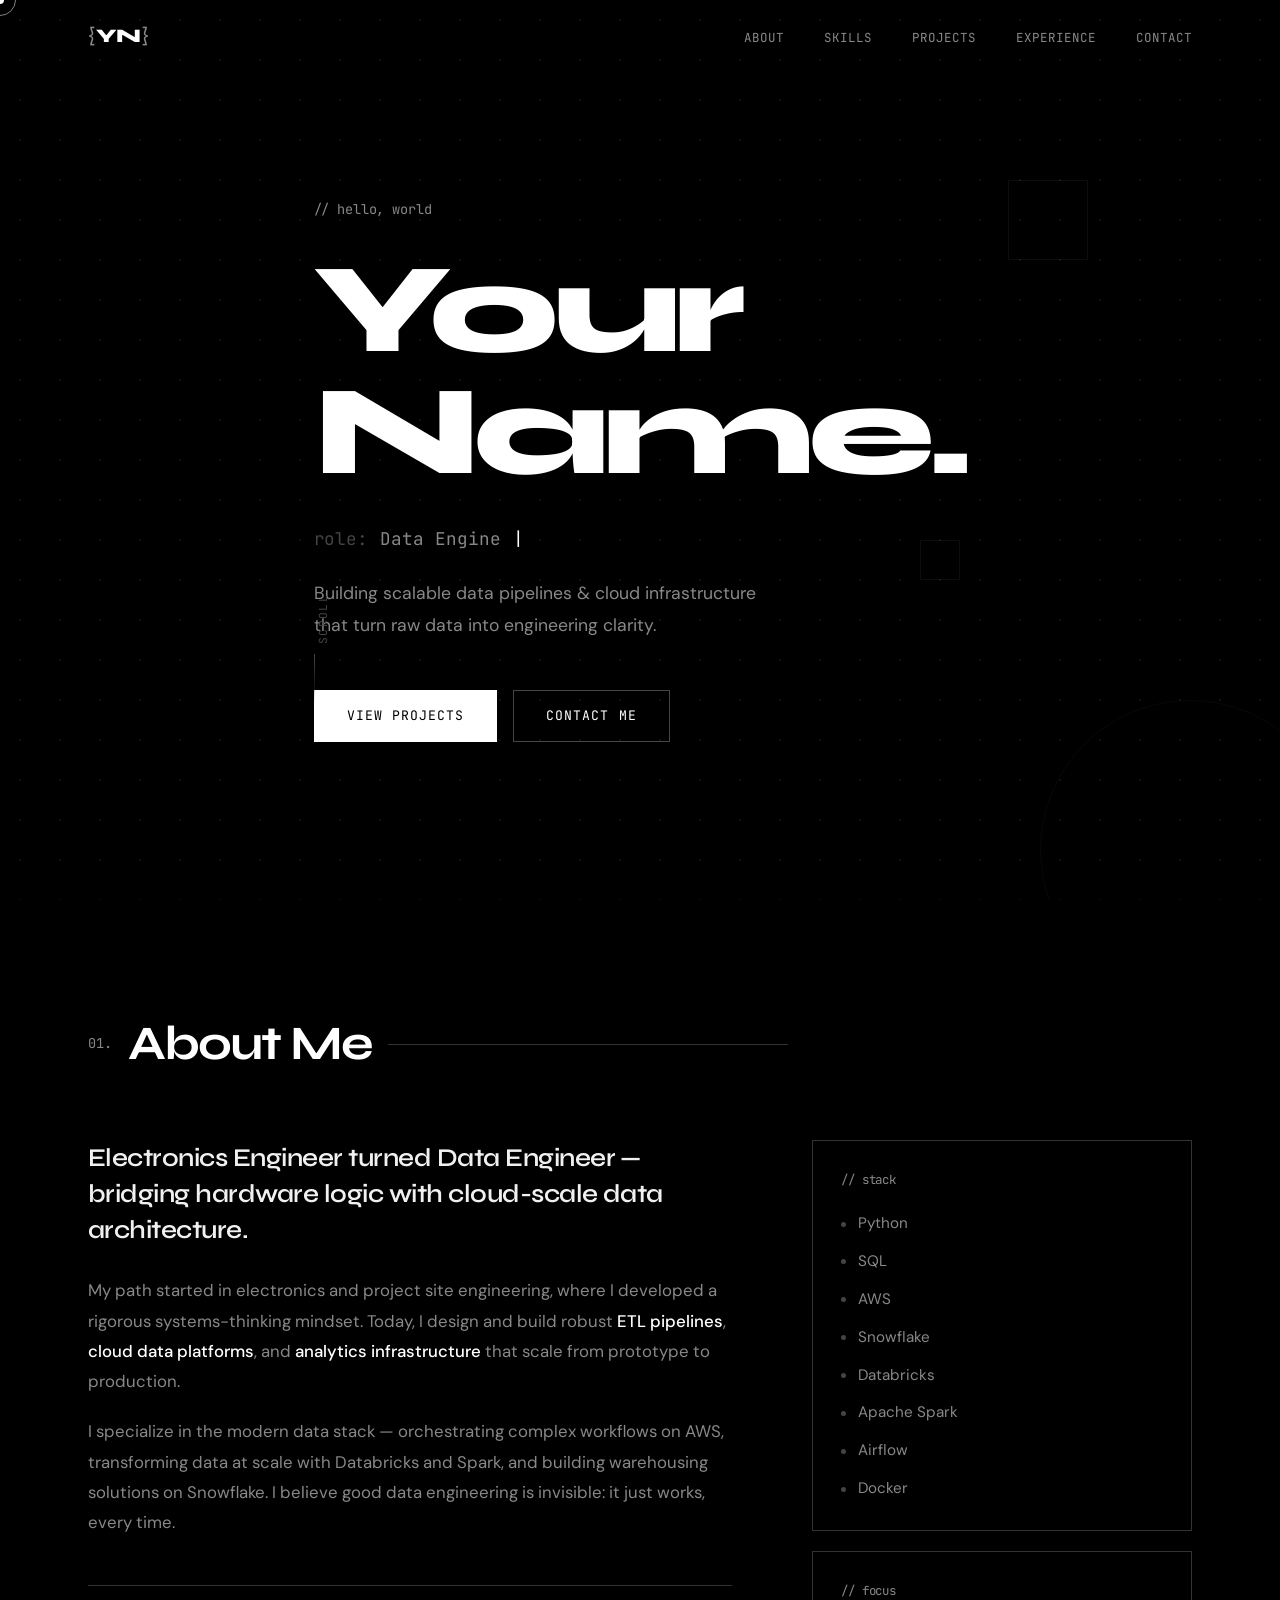
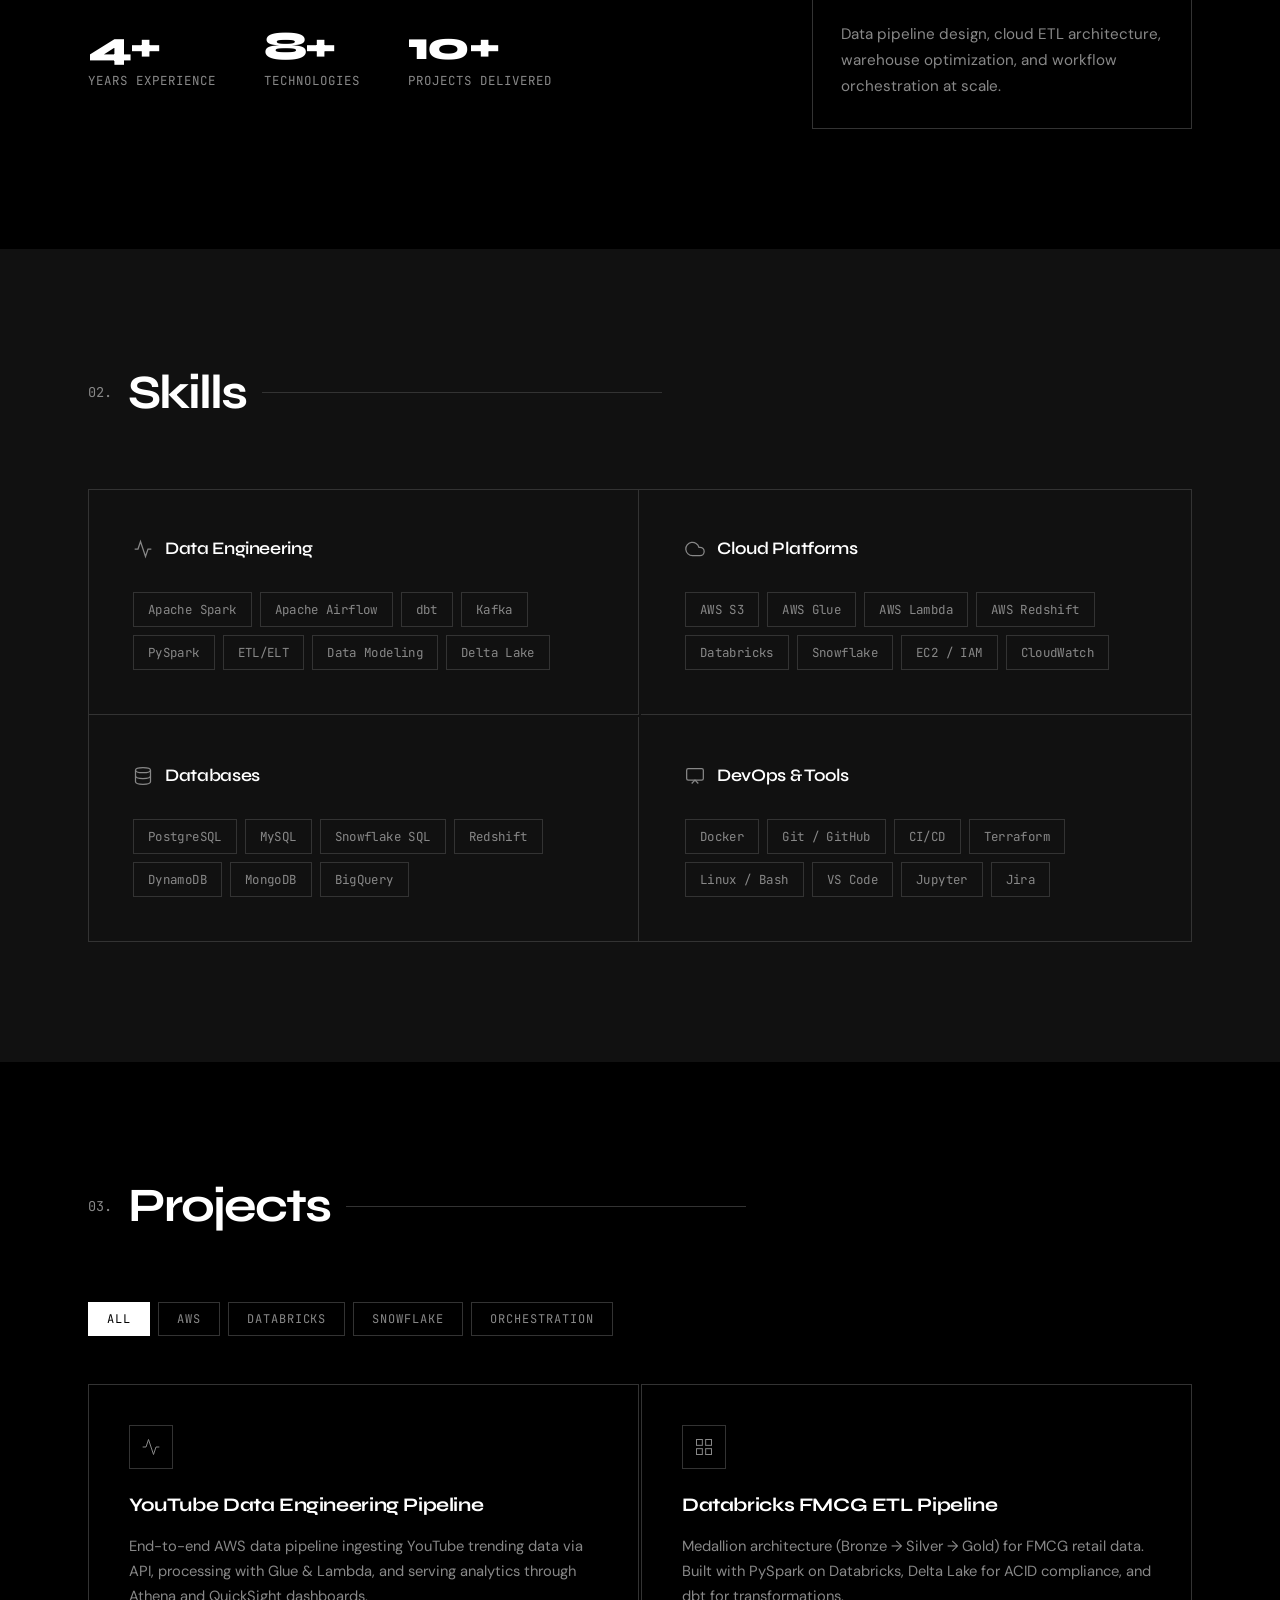
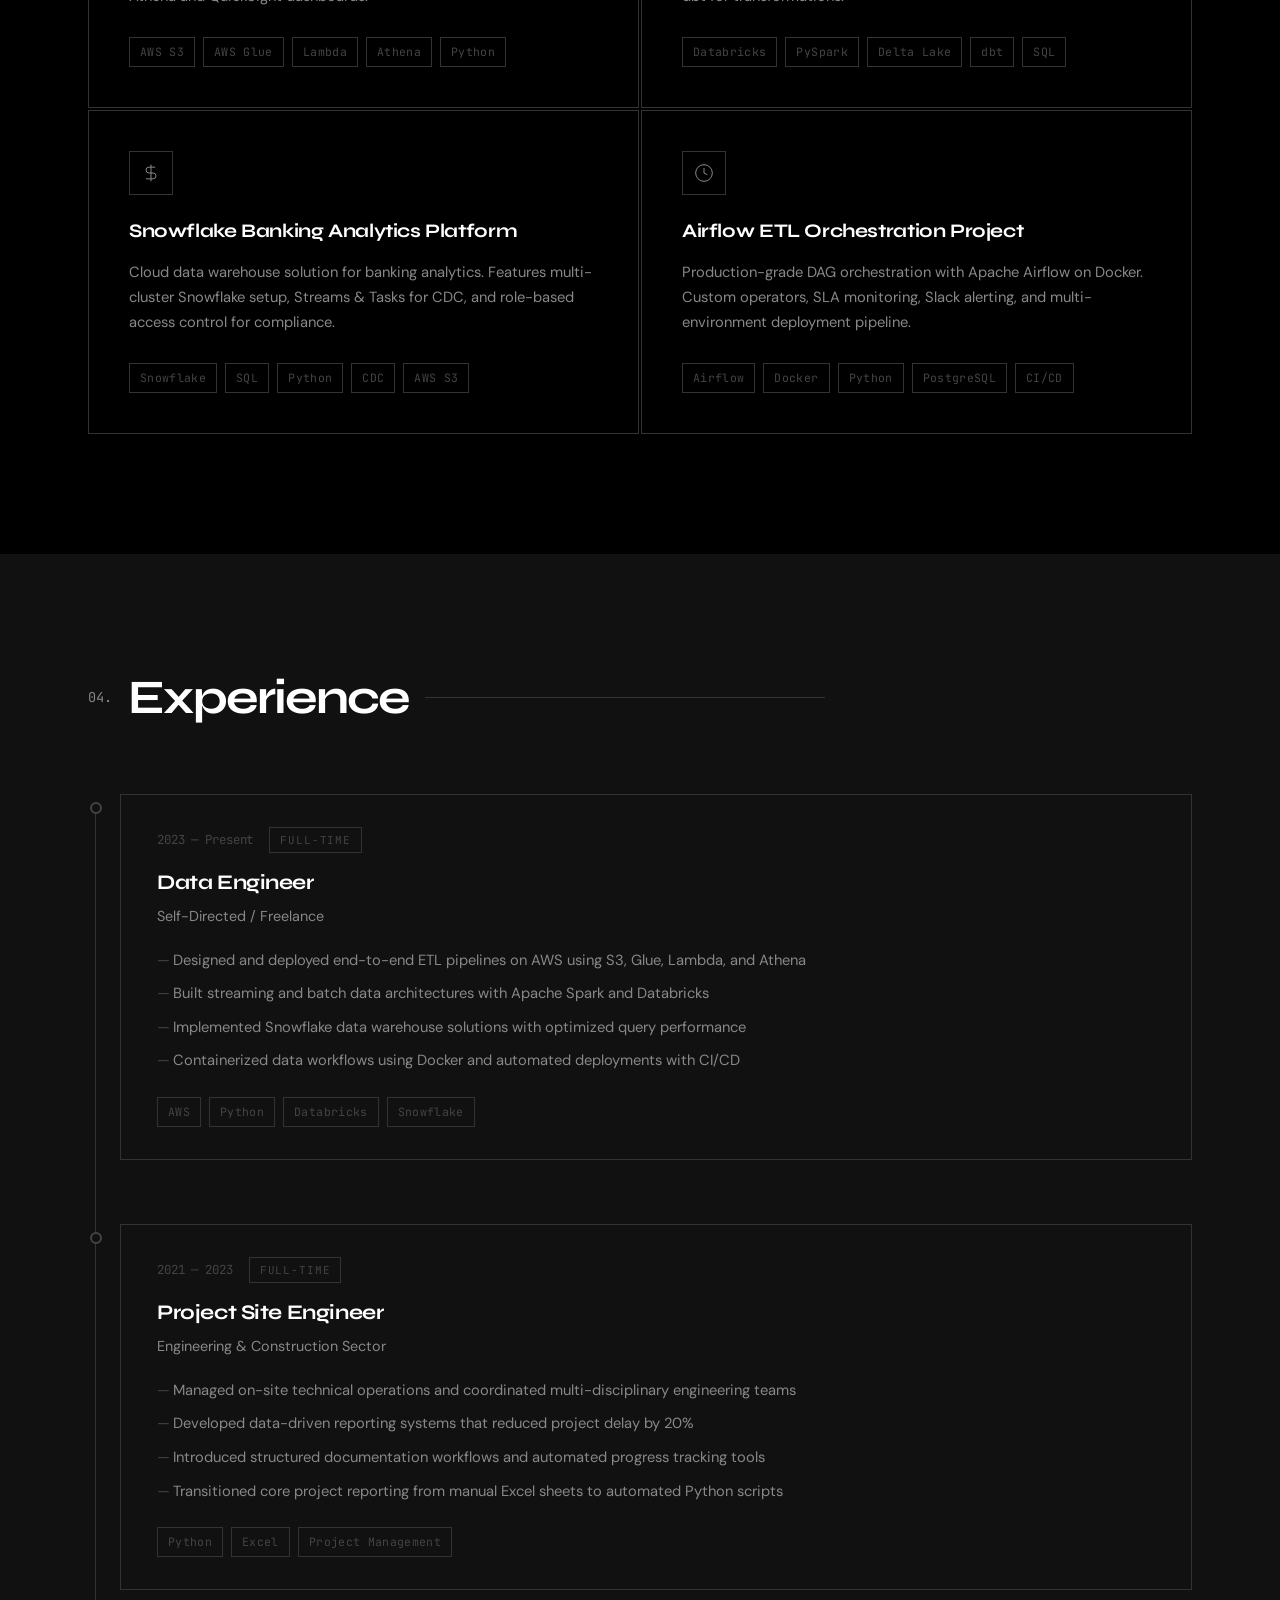
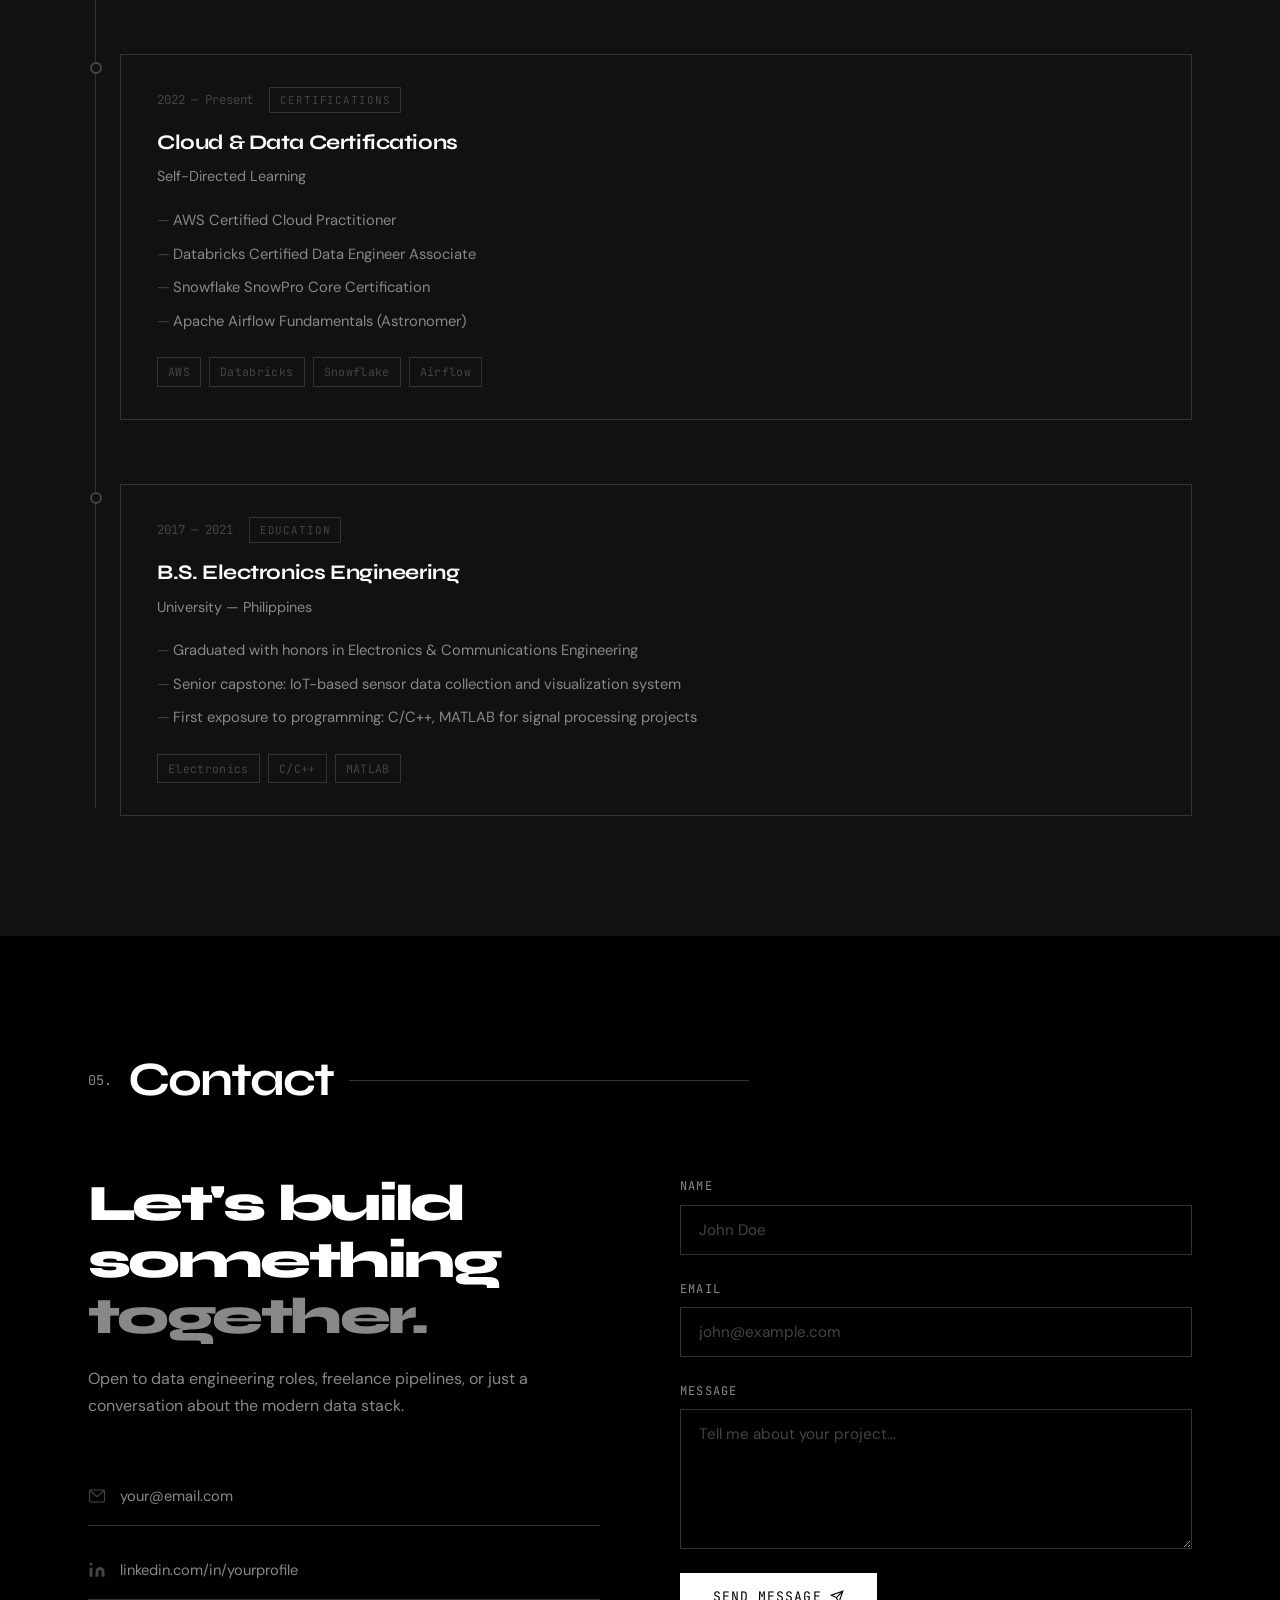
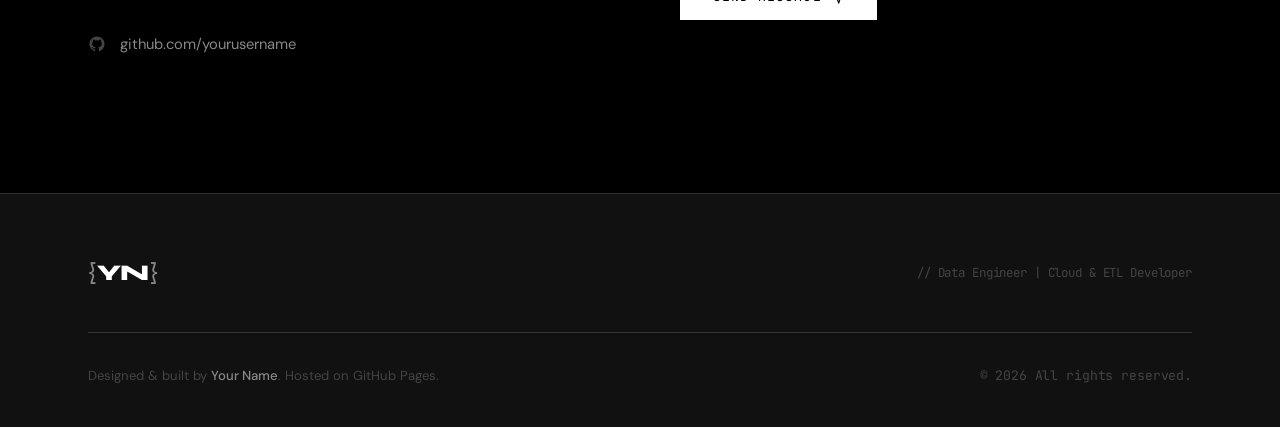
<file: portfolio/index.html>
<!DOCTYPE html>
<html lang="en">
<head>
  <meta charset="UTF-8" />
  <meta name="viewport" content="width=device-width, initial-scale=1.0" />
  <meta name="description" content="Data Engineer & Cloud/ETL Developer portfolio. Specializing in Python, AWS, Snowflake, Databricks, and Apache Spark." />
  <meta name="keywords" content="Data Engineer, ETL Developer, AWS, Snowflake, Databricks, Apache Spark, Python, SQL" />
  <meta name="author" content="Your Name" />

  <!-- Open Graph -->
  <meta property="og:title" content="Your Name — Data Engineer" />
  <meta property="og:description" content="Data Engineer specializing in Cloud & ETL pipelines." />
  <meta property="og:type" content="website" />
  <meta property="og:url" content="https://yourusername.github.io" />
  <meta property="og:image" content="assets/og-image.png" />

  <!-- Twitter Card -->
  <meta name="twitter:card" content="summary_large_image" />
  <meta name="twitter:title" content="Your Name — Data Engineer" />
  <meta name="twitter:description" content="Data Engineer specializing in Cloud & ETL pipelines." />

  <title>Your Name — Data Engineer</title>
  <link rel="icon" type="image/svg+xml" href="/assets/favicon.svg" />
  <link rel="stylesheet" href="/css/style.css" />

  <!-- Font: Syne (display) + JetBrains Mono (mono accent) + DM Sans (body) -->
  <link rel="preconnect" href="https://fonts.googleapis.com" />
  <link rel="preconnect" href="https://fonts.gstatic.com" crossorigin />
  <link href="https://fonts.googleapis.com/css2?family=Syne:wght@400;600;700;800&family=JetBrains+Mono:wght@300;400;500&family=DM+Sans:wght@300;400;500&display=swap" rel="stylesheet" />
</head>
<body>

  <!-- ===================== SCROLL PROGRESS ===================== -->
  <div id="scroll-progress" aria-hidden="true"></div>

  <!-- ===================== CUSTOM CURSOR ===================== -->
  <div id="cursor" aria-hidden="true"></div>
  <div id="cursor-follower" aria-hidden="true"></div>

  <!-- ===================== NAVBAR ===================== -->
  <nav id="navbar" role="navigation" aria-label="Main navigation">
    <div class="nav-container">
      <a href="#hero" class="nav-logo" aria-label="Home">
        <span class="logo-bracket">{</span>YN<span class="logo-bracket">}</span>
      </a>

      <ul class="nav-links" id="nav-links" role="list">
        <li><a href="#about" class="nav-link">About</a></li>
        <li><a href="#skills" class="nav-link">Skills</a></li>
        <li><a href="#projects" class="nav-link">Projects</a></li>
        <li><a href="#experience" class="nav-link">Experience</a></li>
        <li><a href="#contact" class="nav-link">Contact</a></li>
      </ul>

      <button class="hamburger" id="hamburger" aria-label="Toggle menu" aria-expanded="false" aria-controls="nav-links">
        <span></span><span></span><span></span>
      </button>
    </div>
  </nav>

  <!-- ===================== HERO ===================== -->
  <section id="hero" aria-label="Hero section">
    <div class="hero-bg-grid" aria-hidden="true"></div>
    <div class="hero-content">
      <p class="hero-pre" aria-hidden="true"><span class="mono">// hello, world</span></p>
      <h1 class="hero-name">
        <span class="name-line" data-text="Your">Your</span>
        <span class="name-line accent-line" data-text="Name.">Name.</span>
      </h1>
      <div class="hero-tagline">
        <span class="mono tagline-prefix">role:</span>
        <span id="typed-text" aria-live="polite"></span><span class="cursor-blink" aria-hidden="true">|</span>
      </div>
      <p class="hero-sub">Building scalable data pipelines &amp; cloud infrastructure<br/>that turn raw data into engineering clarity.</p>
      <div class="hero-cta" role="group" aria-label="Call to action buttons">
        <a href="#projects" class="btn btn-primary">View Projects</a>
        <a href="#contact" class="btn btn-outline">Contact Me</a>
      </div>
      <div class="hero-scroll-hint" aria-hidden="true">
        <span class="mono">scroll</span>
        <div class="scroll-line"></div>
      </div>
    </div>

    <!-- Floating decorative elements -->
    <div class="hero-deco" aria-hidden="true">
      <div class="deco-box deco-1"></div>
      <div class="deco-box deco-2"></div>
      <div class="deco-circle"></div>
    </div>
  </section>

  <!-- ===================== ABOUT ===================== -->
  <section id="about" aria-label="About section">
    <div class="container">
      <div class="section-header reveal">
        <span class="mono section-num">01.</span>
        <h2>About Me</h2>
        <div class="section-line"></div>
      </div>

      <div class="about-grid">
        <div class="about-text reveal">
          <p class="about-lead">
            Electronics Engineer turned Data Engineer — bridging hardware logic with cloud-scale data architecture.
          </p>
          <p class="about-body">
            My path started in electronics and project site engineering, where I developed a rigorous systems-thinking mindset. Today, I design and build robust <strong>ETL pipelines</strong>, <strong>cloud data platforms</strong>, and <strong>analytics infrastructure</strong> that scale from prototype to production.
          </p>
          <p class="about-body">
            I specialize in the modern data stack — orchestrating complex workflows on AWS, transforming data at scale with Databricks and Spark, and building warehousing solutions on Snowflake. I believe good data engineering is invisible: it just works, every time.
          </p>
          <div class="about-stats" role="list">
            <div class="stat-item" role="listitem">
              <span class="stat-num">4+</span>
              <span class="stat-label">Years Experience</span>
            </div>
            <div class="stat-item" role="listitem">
              <span class="stat-num">8+</span>
              <span class="stat-label">Technologies</span>
            </div>
            <div class="stat-item" role="listitem">
              <span class="stat-num">10+</span>
              <span class="stat-label">Projects Delivered</span>
            </div>
          </div>
        </div>

        <div class="about-sidebar reveal">
          <div class="about-card">
            <h3 class="card-title"><span class="mono">// stack</span></h3>
            <ul class="stack-list" role="list">
              <li class="stack-item" role="listitem"><span class="dot"></span>Python</li>
              <li class="stack-item" role="listitem"><span class="dot"></span>SQL</li>
              <li class="stack-item" role="listitem"><span class="dot"></span>AWS</li>
              <li class="stack-item" role="listitem"><span class="dot"></span>Snowflake</li>
              <li class="stack-item" role="listitem"><span class="dot"></span>Databricks</li>
              <li class="stack-item" role="listitem"><span class="dot"></span>Apache Spark</li>
              <li class="stack-item" role="listitem"><span class="dot"></span>Airflow</li>
              <li class="stack-item" role="listitem"><span class="dot"></span>Docker</li>
            </ul>
          </div>
          <div class="about-card">
            <h3 class="card-title"><span class="mono">// focus</span></h3>
            <p class="focus-text">Data pipeline design, cloud ETL architecture, warehouse optimization, and workflow orchestration at scale.</p>
          </div>
        </div>
      </div>
    </div>
  </section>

  <!-- ===================== SKILLS ===================== -->
  <section id="skills" aria-label="Skills section">
    <div class="container">
      <div class="section-header reveal">
        <span class="mono section-num">02.</span>
        <h2>Skills</h2>
        <div class="section-line"></div>
      </div>

      <div class="skills-grid">

        <!-- Data Engineering -->
        <div class="skill-category reveal">
          <h3 class="cat-title">
            <svg class="cat-icon" viewBox="0 0 24 24" fill="none" stroke="currentColor" stroke-width="1.5" aria-hidden="true"><polyline points="22 12 18 12 15 21 9 3 6 12 2 12"/></svg>
            Data Engineering
          </h3>
          <div class="skill-tags" role="list">
            <span class="skill-tag" role="listitem">Apache Spark</span>
            <span class="skill-tag" role="listitem">Apache Airflow</span>
            <span class="skill-tag" role="listitem">dbt</span>
            <span class="skill-tag" role="listitem">Kafka</span>
            <span class="skill-tag" role="listitem">PySpark</span>
            <span class="skill-tag" role="listitem">ETL/ELT</span>
            <span class="skill-tag" role="listitem">Data Modeling</span>
            <span class="skill-tag" role="listitem">Delta Lake</span>
          </div>
        </div>

        <!-- Cloud Platforms -->
        <div class="skill-category reveal">
          <h3 class="cat-title">
            <svg class="cat-icon" viewBox="0 0 24 24" fill="none" stroke="currentColor" stroke-width="1.5" aria-hidden="true"><path d="M18 10h-1.26A8 8 0 1 0 9 20h9a5 5 0 0 0 0-10z"/></svg>
            Cloud Platforms
          </h3>
          <div class="skill-tags" role="list">
            <span class="skill-tag" role="listitem">AWS S3</span>
            <span class="skill-tag" role="listitem">AWS Glue</span>
            <span class="skill-tag" role="listitem">AWS Lambda</span>
            <span class="skill-tag" role="listitem">AWS Redshift</span>
            <span class="skill-tag" role="listitem">Databricks</span>
            <span class="skill-tag" role="listitem">Snowflake</span>
            <span class="skill-tag" role="listitem">EC2 / IAM</span>
            <span class="skill-tag" role="listitem">CloudWatch</span>
          </div>
        </div>

        <!-- Databases -->
        <div class="skill-category reveal">
          <h3 class="cat-title">
            <svg class="cat-icon" viewBox="0 0 24 24" fill="none" stroke="currentColor" stroke-width="1.5" aria-hidden="true"><ellipse cx="12" cy="5" rx="9" ry="3"/><path d="M21 12c0 1.66-4 3-9 3s-9-1.34-9-3"/><path d="M3 5v14c0 1.66 4 3 9 3s9-1.34 9-3V5"/></svg>
            Databases
          </h3>
          <div class="skill-tags" role="list">
            <span class="skill-tag" role="listitem">PostgreSQL</span>
            <span class="skill-tag" role="listitem">MySQL</span>
            <span class="skill-tag" role="listitem">Snowflake SQL</span>
            <span class="skill-tag" role="listitem">Redshift</span>
            <span class="skill-tag" role="listitem">DynamoDB</span>
            <span class="skill-tag" role="listitem">MongoDB</span>
            <span class="skill-tag" role="listitem">BigQuery</span>
          </div>
        </div>

        <!-- DevOps & Tools -->
        <div class="skill-category reveal">
          <h3 class="cat-title">
            <svg class="cat-icon" viewBox="0 0 24 24" fill="none" stroke="currentColor" stroke-width="1.5" aria-hidden="true"><rect x="2" y="3" width="20" height="14" rx="2"/><polyline points="8 21 12 17 16 21"/></svg>
            DevOps &amp; Tools
          </h3>
          <div class="skill-tags" role="list">
            <span class="skill-tag" role="listitem">Docker</span>
            <span class="skill-tag" role="listitem">Git / GitHub</span>
            <span class="skill-tag" role="listitem">CI/CD</span>
            <span class="skill-tag" role="listitem">Terraform</span>
            <span class="skill-tag" role="listitem">Linux / Bash</span>
            <span class="skill-tag" role="listitem">VS Code</span>
            <span class="skill-tag" role="listitem">Jupyter</span>
            <span class="skill-tag" role="listitem">Jira</span>
          </div>
        </div>

      </div>
    </div>
  </section>

  <!-- ===================== PROJECTS ===================== -->
  <section id="projects" aria-label="Projects section">
    <div class="container">
      <div class="section-header reveal">
        <span class="mono section-num">03.</span>
        <h2>Projects</h2>
        <div class="section-line"></div>
      </div>

      <div class="filter-bar reveal" role="group" aria-label="Filter projects">
        <button class="filter-btn active" data-filter="all">All</button>
        <button class="filter-btn" data-filter="aws">AWS</button>
        <button class="filter-btn" data-filter="databricks">Databricks</button>
        <button class="filter-btn" data-filter="snowflake">Snowflake</button>
        <button class="filter-btn" data-filter="orchestration">Orchestration</button>
      </div>

      <div class="projects-grid" id="projects-grid">

        <!-- Project 1 -->
        <article class="project-card reveal" data-category="aws" role="article">
          <div class="project-top">
            <div class="project-icon" aria-hidden="true">
              <svg viewBox="0 0 24 24" fill="none" stroke="currentColor" stroke-width="1.2"><polyline points="22 12 18 12 15 21 9 3 6 12 2 12"/></svg>
            </div>
            <div class="project-links">
              <a href="#" class="icon-link" aria-label="GitHub repository" target="_blank" rel="noopener">
                <svg viewBox="0 0 24 24" fill="currentColor" aria-hidden="true"><path d="M12 2C6.477 2 2 6.484 2 12.017c0 4.425 2.865 8.18 6.839 9.504.5.092.682-.217.682-.483 0-.237-.008-.868-.013-1.703-2.782.605-3.369-1.343-3.369-1.343-.454-1.158-1.11-1.466-1.11-1.466-.908-.62.069-.608.069-.608 1.003.07 1.531 1.032 1.531 1.032.892 1.53 2.341 1.088 2.91.832.092-.647.35-1.088.636-1.338-2.22-.253-4.555-1.113-4.555-4.951 0-1.093.39-1.988 1.029-2.688-.103-.253-.446-1.272.098-2.65 0 0 .84-.27 2.75 1.026A9.564 9.564 0 0 1 12 6.844a9.59 9.59 0 0 1 2.504.337c1.909-1.296 2.747-1.027 2.747-1.027.546 1.379.202 2.398.1 2.651.64.7 1.028 1.595 1.028 2.688 0 3.848-2.339 4.695-4.566 4.943.359.309.678.92.678 1.855 0 1.338-.012 2.419-.012 2.747 0 .268.18.58.688.482A10.019 10.019 0 0 0 22 12.017C22 6.484 17.522 2 12 2z"/></svg>
              </a>
              <a href="#" class="icon-link" aria-label="Live demo" target="_blank" rel="noopener">
                <svg viewBox="0 0 24 24" fill="none" stroke="currentColor" stroke-width="2" aria-hidden="true"><path d="M18 13v6a2 2 0 0 1-2 2H5a2 2 0 0 1-2-2V8a2 2 0 0 1 2-2h6"/><polyline points="15 3 21 3 21 9"/><line x1="10" y1="14" x2="21" y2="3"/></svg>
              </a>
            </div>
          </div>
          <h3 class="project-title">YouTube Data Engineering Pipeline</h3>
          <p class="project-desc">End-to-end AWS data pipeline ingesting YouTube trending data via API, processing with Glue &amp; Lambda, and serving analytics through Athena and QuickSight dashboards.</p>
          <div class="project-tags" role="list">
            <span class="tag" role="listitem">AWS S3</span>
            <span class="tag" role="listitem">AWS Glue</span>
            <span class="tag" role="listitem">Lambda</span>
            <span class="tag" role="listitem">Athena</span>
            <span class="tag" role="listitem">Python</span>
          </div>
        </article>

        <!-- Project 2 -->
        <article class="project-card reveal" data-category="databricks" role="article">
          <div class="project-top">
            <div class="project-icon" aria-hidden="true">
              <svg viewBox="0 0 24 24" fill="none" stroke="currentColor" stroke-width="1.2"><rect x="3" y="3" width="7" height="7"/><rect x="14" y="3" width="7" height="7"/><rect x="14" y="14" width="7" height="7"/><rect x="3" y="14" width="7" height="7"/></svg>
            </div>
            <div class="project-links">
              <a href="#" class="icon-link" aria-label="GitHub repository" target="_blank" rel="noopener">
                <svg viewBox="0 0 24 24" fill="currentColor" aria-hidden="true"><path d="M12 2C6.477 2 2 6.484 2 12.017c0 4.425 2.865 8.18 6.839 9.504.5.092.682-.217.682-.483 0-.237-.008-.868-.013-1.703-2.782.605-3.369-1.343-3.369-1.343-.454-1.158-1.11-1.466-1.11-1.466-.908-.62.069-.608.069-.608 1.003.07 1.531 1.032 1.531 1.032.892 1.53 2.341 1.088 2.91.832.092-.647.35-1.088.636-1.338-2.22-.253-4.555-1.113-4.555-4.951 0-1.093.39-1.988 1.029-2.688-.103-.253-.446-1.272.098-2.65 0 0 .84-.27 2.75 1.026A9.564 9.564 0 0 1 12 6.844a9.59 9.59 0 0 1 2.504.337c1.909-1.296 2.747-1.027 2.747-1.027.546 1.379.202 2.398.1 2.651.64.7 1.028 1.595 1.028 2.688 0 3.848-2.339 4.695-4.566 4.943.359.309.678.92.678 1.855 0 1.338-.012 2.419-.012 2.747 0 .268.18.58.688.482A10.019 10.019 0 0 0 22 12.017C22 6.484 17.522 2 12 2z"/></svg>
              </a>
              <a href="#" class="icon-link" aria-label="Live demo" target="_blank" rel="noopener">
                <svg viewBox="0 0 24 24" fill="none" stroke="currentColor" stroke-width="2" aria-hidden="true"><path d="M18 13v6a2 2 0 0 1-2 2H5a2 2 0 0 1-2-2V8a2 2 0 0 1 2-2h6"/><polyline points="15 3 21 3 21 9"/><line x1="10" y1="14" x2="21" y2="3"/></svg>
              </a>
            </div>
          </div>
          <h3 class="project-title">Databricks FMCG ETL Pipeline</h3>
          <p class="project-desc">Medallion architecture (Bronze → Silver → Gold) for FMCG retail data. Built with PySpark on Databricks, Delta Lake for ACID compliance, and dbt for transformations.</p>
          <div class="project-tags" role="list">
            <span class="tag" role="listitem">Databricks</span>
            <span class="tag" role="listitem">PySpark</span>
            <span class="tag" role="listitem">Delta Lake</span>
            <span class="tag" role="listitem">dbt</span>
            <span class="tag" role="listitem">SQL</span>
          </div>
        </article>

        <!-- Project 3 -->
        <article class="project-card reveal" data-category="snowflake" role="article">
          <div class="project-top">
            <div class="project-icon" aria-hidden="true">
              <svg viewBox="0 0 24 24" fill="none" stroke="currentColor" stroke-width="1.2"><line x1="12" y1="2" x2="12" y2="22"/><path d="M17 5H9.5a3.5 3.5 0 0 0 0 7h5a3.5 3.5 0 0 1 0 7H6"/></svg>
            </div>
            <div class="project-links">
              <a href="#" class="icon-link" aria-label="GitHub repository" target="_blank" rel="noopener">
                <svg viewBox="0 0 24 24" fill="currentColor" aria-hidden="true"><path d="M12 2C6.477 2 2 6.484 2 12.017c0 4.425 2.865 8.18 6.839 9.504.5.092.682-.217.682-.483 0-.237-.008-.868-.013-1.703-2.782.605-3.369-1.343-3.369-1.343-.454-1.158-1.11-1.466-1.11-1.466-.908-.62.069-.608.069-.608 1.003.07 1.531 1.032 1.531 1.032.892 1.53 2.341 1.088 2.91.832.092-.647.35-1.088.636-1.338-2.22-.253-4.555-1.113-4.555-4.951 0-1.093.39-1.988 1.029-2.688-.103-.253-.446-1.272.098-2.65 0 0 .84-.27 2.75 1.026A9.564 9.564 0 0 1 12 6.844a9.59 9.59 0 0 1 2.504.337c1.909-1.296 2.747-1.027 2.747-1.027.546 1.379.202 2.398.1 2.651.64.7 1.028 1.595 1.028 2.688 0 3.848-2.339 4.695-4.566 4.943.359.309.678.92.678 1.855 0 1.338-.012 2.419-.012 2.747 0 .268.18.58.688.482A10.019 10.019 0 0 0 22 12.017C22 6.484 17.522 2 12 2z"/></svg>
              </a>
              <a href="#" class="icon-link" aria-label="Live demo" target="_blank" rel="noopener">
                <svg viewBox="0 0 24 24" fill="none" stroke="currentColor" stroke-width="2" aria-hidden="true"><path d="M18 13v6a2 2 0 0 1-2 2H5a2 2 0 0 1-2-2V8a2 2 0 0 1 2-2h6"/><polyline points="15 3 21 3 21 9"/><line x1="10" y1="14" x2="21" y2="3"/></svg>
              </a>
            </div>
          </div>
          <h3 class="project-title">Snowflake Banking Analytics Platform</h3>
          <p class="project-desc">Cloud data warehouse solution for banking analytics. Features multi-cluster Snowflake setup, Streams &amp; Tasks for CDC, and role-based access control for compliance.</p>
          <div class="project-tags" role="list">
            <span class="tag" role="listitem">Snowflake</span>
            <span class="tag" role="listitem">SQL</span>
            <span class="tag" role="listitem">Python</span>
            <span class="tag" role="listitem">CDC</span>
            <span class="tag" role="listitem">AWS S3</span>
          </div>
        </article>

        <!-- Project 4 -->
        <article class="project-card reveal" data-category="orchestration" role="article">
          <div class="project-top">
            <div class="project-icon" aria-hidden="true">
              <svg viewBox="0 0 24 24" fill="none" stroke="currentColor" stroke-width="1.2"><circle cx="12" cy="12" r="10"/><polyline points="12 6 12 12 16 14"/></svg>
            </div>
            <div class="project-links">
              <a href="#" class="icon-link" aria-label="GitHub repository" target="_blank" rel="noopener">
                <svg viewBox="0 0 24 24" fill="currentColor" aria-hidden="true"><path d="M12 2C6.477 2 2 6.484 2 12.017c0 4.425 2.865 8.18 6.839 9.504.5.092.682-.217.682-.483 0-.237-.008-.868-.013-1.703-2.782.605-3.369-1.343-3.369-1.343-.454-1.158-1.11-1.466-1.11-1.466-.908-.62.069-.608.069-.608 1.003.07 1.531 1.032 1.531 1.032.892 1.53 2.341 1.088 2.91.832.092-.647.35-1.088.636-1.338-2.22-.253-4.555-1.113-4.555-4.951 0-1.093.39-1.988 1.029-2.688-.103-.253-.446-1.272.098-2.65 0 0 .84-.27 2.75 1.026A9.564 9.564 0 0 1 12 6.844a9.59 9.59 0 0 1 2.504.337c1.909-1.296 2.747-1.027 2.747-1.027.546 1.379.202 2.398.1 2.651.64.7 1.028 1.595 1.028 2.688 0 3.848-2.339 4.695-4.566 4.943.359.309.678.92.678 1.855 0 1.338-.012 2.419-.012 2.747 0 .268.18.58.688.482A10.019 10.019 0 0 0 22 12.017C22 6.484 17.522 2 12 2z"/></svg>
              </a>
              <a href="#" class="icon-link" aria-label="Live demo" target="_blank" rel="noopener">
                <svg viewBox="0 0 24 24" fill="none" stroke="currentColor" stroke-width="2" aria-hidden="true"><path d="M18 13v6a2 2 0 0 1-2 2H5a2 2 0 0 1-2-2V8a2 2 0 0 1 2-2h6"/><polyline points="15 3 21 3 21 9"/><line x1="10" y1="14" x2="21" y2="3"/></svg>
              </a>
            </div>
          </div>
          <h3 class="project-title">Airflow ETL Orchestration Project</h3>
          <p class="project-desc">Production-grade DAG orchestration with Apache Airflow on Docker. Custom operators, SLA monitoring, Slack alerting, and multi-environment deployment pipeline.</p>
          <div class="project-tags" role="list">
            <span class="tag" role="listitem">Airflow</span>
            <span class="tag" role="listitem">Docker</span>
            <span class="tag" role="listitem">Python</span>
            <span class="tag" role="listitem">PostgreSQL</span>
            <span class="tag" role="listitem">CI/CD</span>
          </div>
        </article>

      </div>
    </div>
  </section>

  <!-- ===================== EXPERIENCE ===================== -->
  <section id="experience" aria-label="Experience section">
    <div class="container">
      <div class="section-header reveal">
        <span class="mono section-num">04.</span>
        <h2>Experience</h2>
        <div class="section-line"></div>
      </div>

      <div class="timeline" role="list">

        <!-- Timeline Item 1 -->
        <div class="timeline-item reveal" role="listitem">
          <div class="timeline-marker" aria-hidden="true"></div>
          <div class="timeline-content">
            <div class="timeline-meta">
              <span class="timeline-date mono">2023 — Present</span>
              <span class="timeline-type">Full-time</span>
            </div>
            <h3 class="timeline-title">Data Engineer</h3>
            <p class="timeline-company">Self-Directed / Freelance</p>
            <ul class="timeline-list" role="list">
              <li>Designed and deployed end-to-end ETL pipelines on AWS using S3, Glue, Lambda, and Athena</li>
              <li>Built streaming and batch data architectures with Apache Spark and Databricks</li>
              <li>Implemented Snowflake data warehouse solutions with optimized query performance</li>
              <li>Containerized data workflows using Docker and automated deployments with CI/CD</li>
            </ul>
            <div class="timeline-tags" role="list">
              <span class="tag" role="listitem">AWS</span>
              <span class="tag" role="listitem">Python</span>
              <span class="tag" role="listitem">Databricks</span>
              <span class="tag" role="listitem">Snowflake</span>
            </div>
          </div>
        </div>

        <!-- Timeline Item 2 -->
        <div class="timeline-item reveal" role="listitem">
          <div class="timeline-marker" aria-hidden="true"></div>
          <div class="timeline-content">
            <div class="timeline-meta">
              <span class="timeline-date mono">2021 — 2023</span>
              <span class="timeline-type">Full-time</span>
            </div>
            <h3 class="timeline-title">Project Site Engineer</h3>
            <p class="timeline-company">Engineering & Construction Sector</p>
            <ul class="timeline-list" role="list">
              <li>Managed on-site technical operations and coordinated multi-disciplinary engineering teams</li>
              <li>Developed data-driven reporting systems that reduced project delay by 20%</li>
              <li>Introduced structured documentation workflows and automated progress tracking tools</li>
              <li>Transitioned core project reporting from manual Excel sheets to automated Python scripts</li>
            </ul>
            <div class="timeline-tags" role="list">
              <span class="tag" role="listitem">Python</span>
              <span class="tag" role="listitem">Excel</span>
              <span class="tag" role="listitem">Project Management</span>
            </div>
          </div>
        </div>

        <!-- Timeline Item 3: Certifications -->
        <div class="timeline-item reveal" role="listitem">
          <div class="timeline-marker" aria-hidden="true"></div>
          <div class="timeline-content">
            <div class="timeline-meta">
              <span class="timeline-date mono">2022 — Present</span>
              <span class="timeline-type">Certifications</span>
            </div>
            <h3 class="timeline-title">Cloud & Data Certifications</h3>
            <p class="timeline-company">Self-Directed Learning</p>
            <ul class="timeline-list" role="list">
              <li>AWS Certified Cloud Practitioner</li>
              <li>Databricks Certified Data Engineer Associate</li>
              <li>Snowflake SnowPro Core Certification</li>
              <li>Apache Airflow Fundamentals (Astronomer)</li>
            </ul>
            <div class="timeline-tags" role="list">
              <span class="tag" role="listitem">AWS</span>
              <span class="tag" role="listitem">Databricks</span>
              <span class="tag" role="listitem">Snowflake</span>
              <span class="tag" role="listitem">Airflow</span>
            </div>
          </div>
        </div>

        <!-- Timeline Item 4 -->
        <div class="timeline-item reveal" role="listitem">
          <div class="timeline-marker" aria-hidden="true"></div>
          <div class="timeline-content">
            <div class="timeline-meta">
              <span class="timeline-date mono">2017 — 2021</span>
              <span class="timeline-type">Education</span>
            </div>
            <h3 class="timeline-title">B.S. Electronics Engineering</h3>
            <p class="timeline-company">University — Philippines</p>
            <ul class="timeline-list" role="list">
              <li>Graduated with honors in Electronics & Communications Engineering</li>
              <li>Senior capstone: IoT-based sensor data collection and visualization system</li>
              <li>First exposure to programming: C/C++, MATLAB for signal processing projects</li>
            </ul>
            <div class="timeline-tags" role="list">
              <span class="tag" role="listitem">Electronics</span>
              <span class="tag" role="listitem">C/C++</span>
              <span class="tag" role="listitem">MATLAB</span>
            </div>
          </div>
        </div>

      </div>
    </div>
  </section>

  <!-- ===================== CONTACT ===================== -->
  <section id="contact" aria-label="Contact section">
    <div class="container">
      <div class="section-header reveal">
        <span class="mono section-num">05.</span>
        <h2>Contact</h2>
        <div class="section-line"></div>
      </div>

      <div class="contact-grid">
        <div class="contact-left reveal">
          <h3 class="contact-heading">Let's build something<br/><span class="contact-accent">together.</span></h3>
          <p class="contact-sub">Open to data engineering roles, freelance pipelines, or just a conversation about the modern data stack.</p>

          <div class="contact-links" role="list">
            <a href="mailto:your@email.com" class="contact-link" role="listitem">
              <svg viewBox="0 0 24 24" fill="none" stroke="currentColor" stroke-width="1.5" aria-hidden="true"><rect x="2" y="4" width="20" height="16" rx="2"/><polyline points="22,4 12,13 2,4"/></svg>
              <span>your@email.com</span>
            </a>
            <a href="https://linkedin.com/in/yourprofile" class="contact-link" target="_blank" rel="noopener" role="listitem">
              <svg viewBox="0 0 24 24" fill="currentColor" aria-hidden="true"><path d="M16 8a6 6 0 0 1 6 6v7h-4v-7a2 2 0 0 0-2-2 2 2 0 0 0-2 2v7h-4v-7a6 6 0 0 1 6-6z"/><rect x="2" y="9" width="4" height="12"/><circle cx="4" cy="4" r="2"/></svg>
              <span>linkedin.com/in/yourprofile</span>
            </a>
            <a href="https://github.com/yourusername" class="contact-link" target="_blank" rel="noopener" role="listitem">
              <svg viewBox="0 0 24 24" fill="currentColor" aria-hidden="true"><path d="M12 2C6.477 2 2 6.484 2 12.017c0 4.425 2.865 8.18 6.839 9.504.5.092.682-.217.682-.483 0-.237-.008-.868-.013-1.703-2.782.605-3.369-1.343-3.369-1.343-.454-1.158-1.11-1.466-1.11-1.466-.908-.62.069-.608.069-.608 1.003.07 1.531 1.032 1.531 1.032.892 1.53 2.341 1.088 2.91.832.092-.647.35-1.088.636-1.338-2.22-.253-4.555-1.113-4.555-4.951 0-1.093.39-1.988 1.029-2.688-.103-.253-.446-1.272.098-2.65 0 0 .84-.27 2.75 1.026A9.564 9.564 0 0 1 12 6.844a9.59 9.59 0 0 1 2.504.337c1.909-1.296 2.747-1.027 2.747-1.027.546 1.379.202 2.398.1 2.651.64.7 1.028 1.595 1.028 2.688 0 3.848-2.339 4.695-4.566 4.943.359.309.678.92.678 1.855 0 1.338-.012 2.419-.012 2.747 0 .268.18.58.688.482A10.019 10.019 0 0 0 22 12.017C22 6.484 17.522 2 12 2z"/></svg>
              <span>github.com/yourusername</span>
            </a>
          </div>
        </div>

        <div class="contact-right reveal">
          <form class="contact-form" id="contact-form" novalidate aria-label="Contact form">
            <div class="form-group">
              <label for="name" class="form-label">Name</label>
              <input type="text" id="name" name="name" class="form-input" placeholder="John Doe" required autocomplete="name" />
            </div>
            <div class="form-group">
              <label for="email" class="form-label">Email</label>
              <input type="email" id="email" name="email" class="form-input" placeholder="john@example.com" required autocomplete="email" />
            </div>
            <div class="form-group">
              <label for="message" class="form-label">Message</label>
              <textarea id="message" name="message" class="form-input form-textarea" placeholder="Tell me about your project..." rows="5" required></textarea>
            </div>
            <button type="submit" class="btn btn-primary form-submit">
              Send Message
              <svg viewBox="0 0 24 24" fill="none" stroke="currentColor" stroke-width="2" aria-hidden="true"><line x1="22" y1="2" x2="11" y2="13"/><polygon points="22 2 15 22 11 13 2 9 22 2"/></svg>
            </button>
            <p class="form-note mono" id="form-feedback" aria-live="polite"></p>
          </form>
        </div>
      </div>
    </div>
  </section>

  <!-- ===================== FOOTER ===================== -->
  <footer id="footer" role="contentinfo">
    <div class="container">
      <div class="footer-top">
        <a href="#hero" class="footer-logo" aria-label="Back to top">
          <span class="logo-bracket">{</span>YN<span class="logo-bracket">}</span>
        </a>
        <p class="footer-tagline mono">// Data Engineer | Cloud &amp; ETL Developer</p>
      </div>
      <div class="footer-divider" aria-hidden="true"></div>
      <div class="footer-bottom">
        <p class="footer-copy">Designed &amp; built by <strong>Your Name</strong>. Hosted on GitHub Pages.</p>
        <p class="footer-copy mono">© <span id="year"></span> All rights reserved.</p>
      </div>
    </div>
  </footer>

  <!-- ===================== BACK TO TOP ===================== -->
  <button id="back-to-top" aria-label="Back to top" title="Back to top">
    <svg viewBox="0 0 24 24" fill="none" stroke="currentColor" stroke-width="2" aria-hidden="true"><polyline points="18 15 12 9 6 15"/></svg>
  </button>

  <script src="/js/main.js"></script>
</body>
</html>
</file>
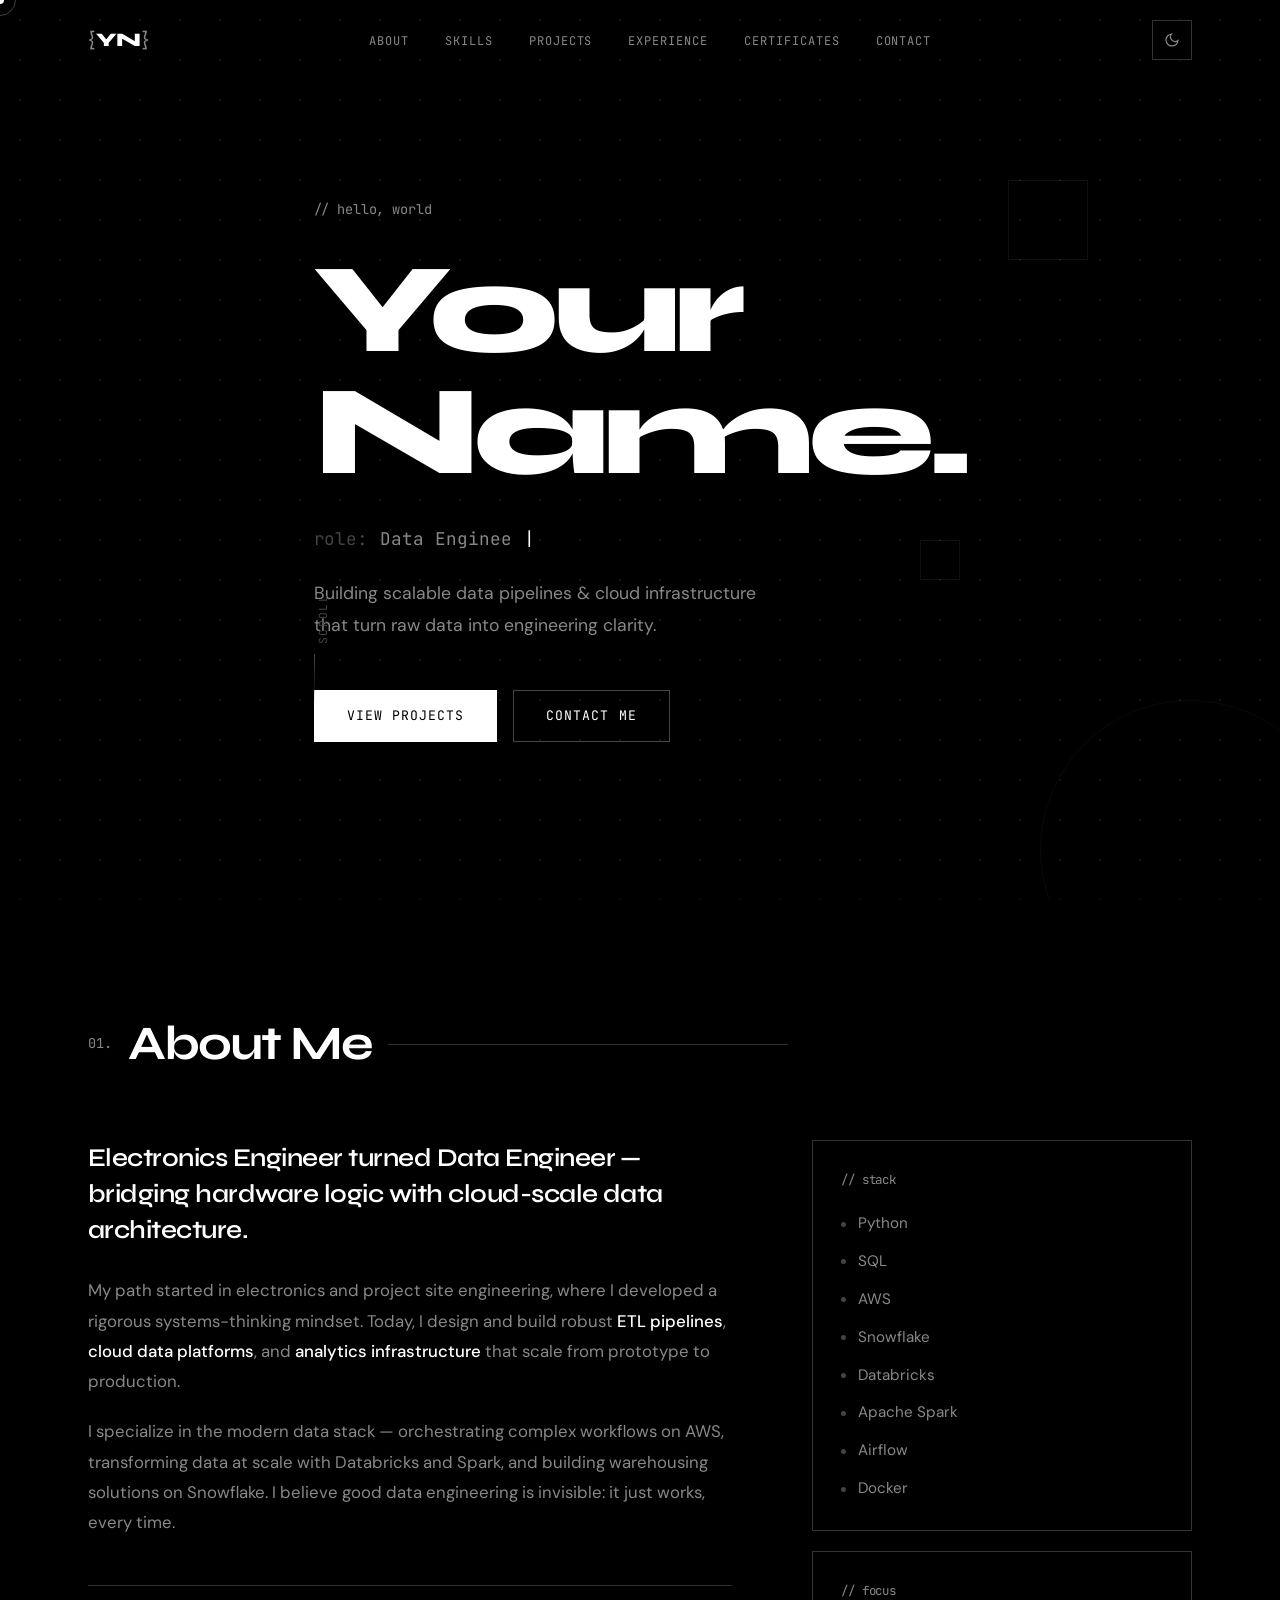
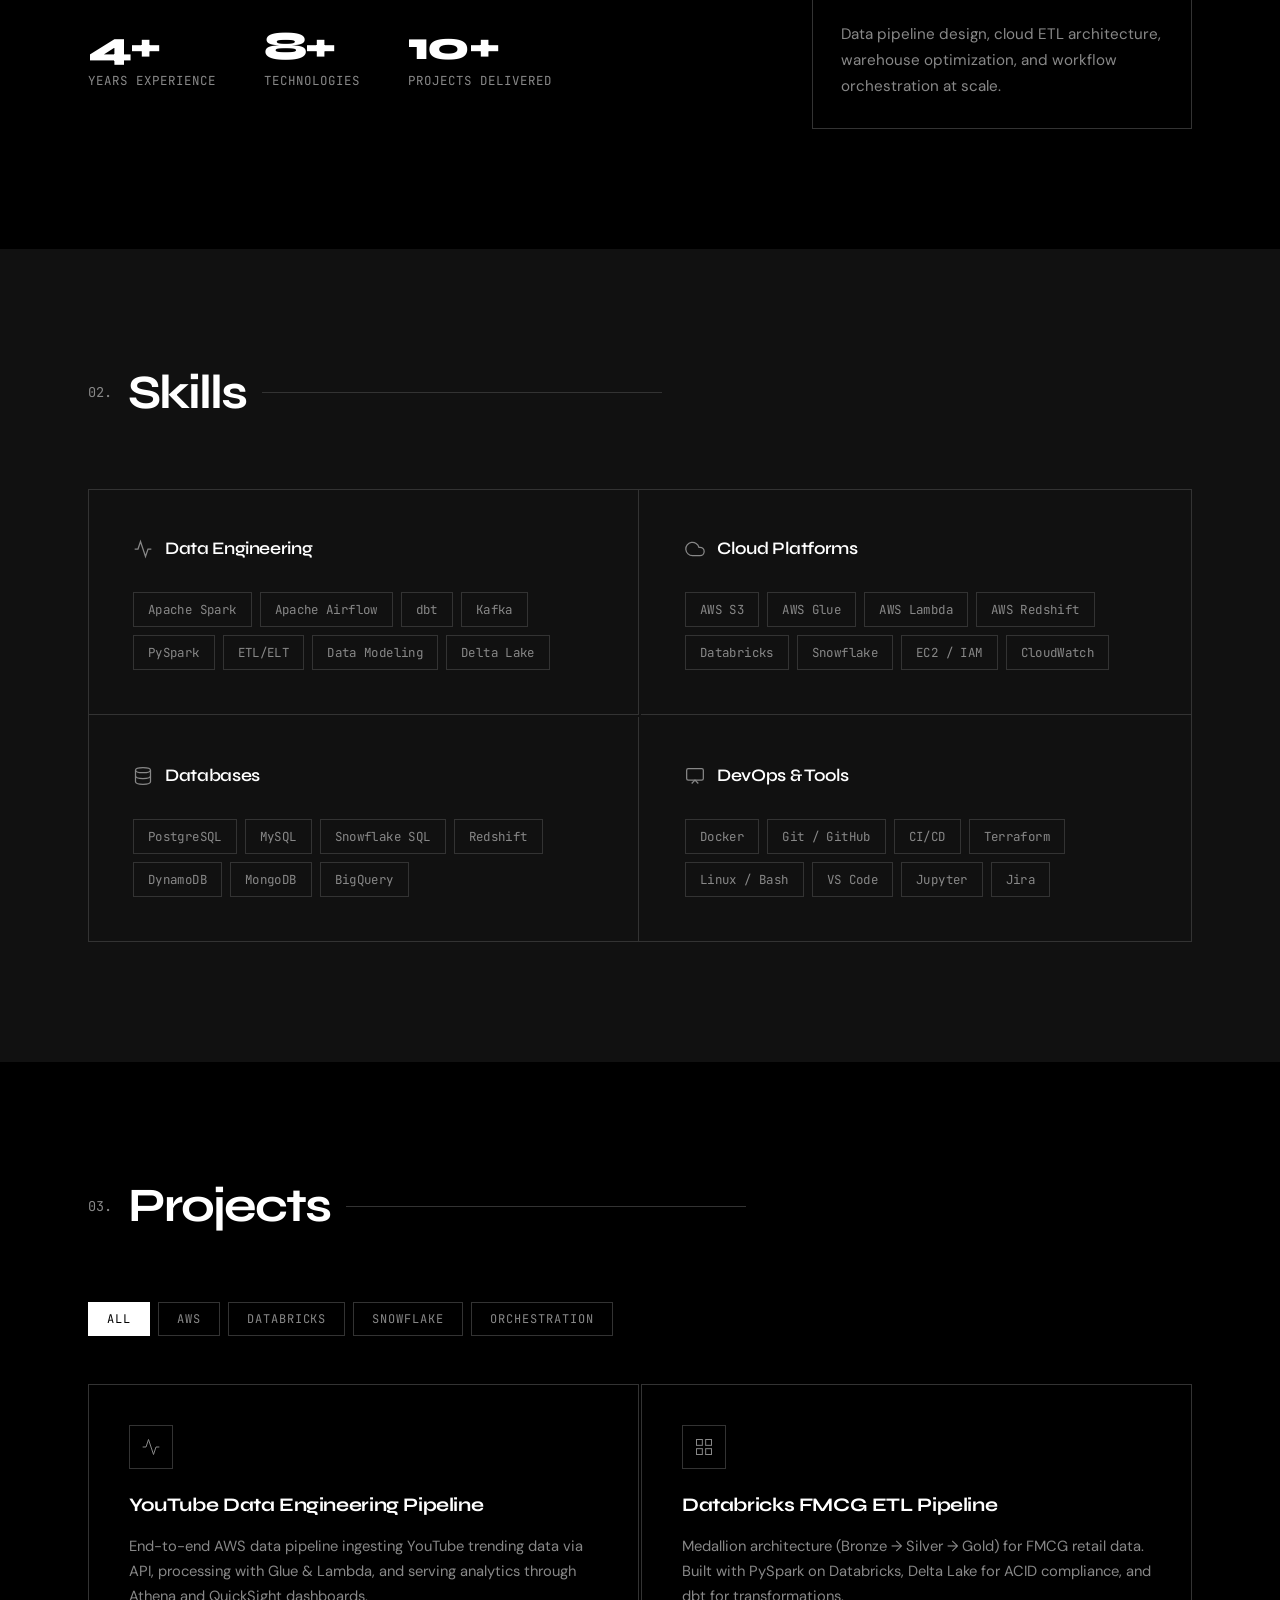
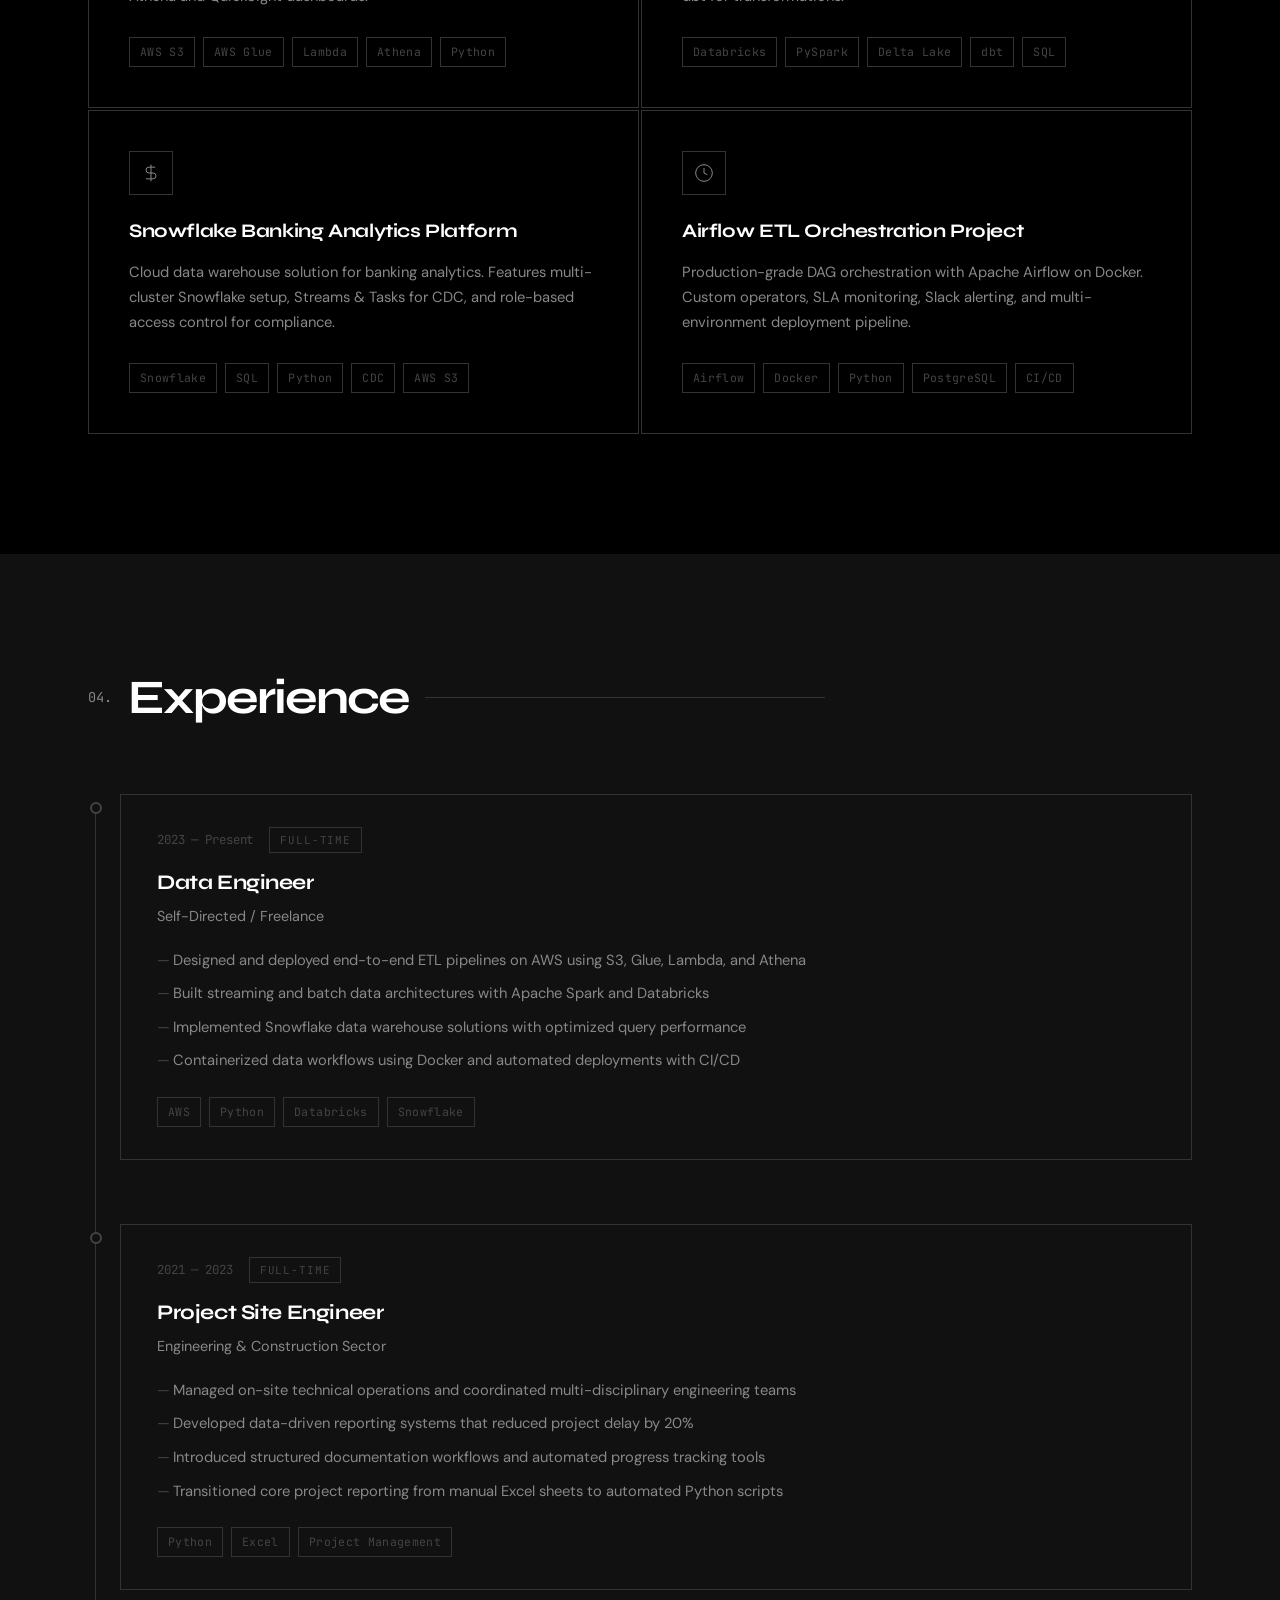
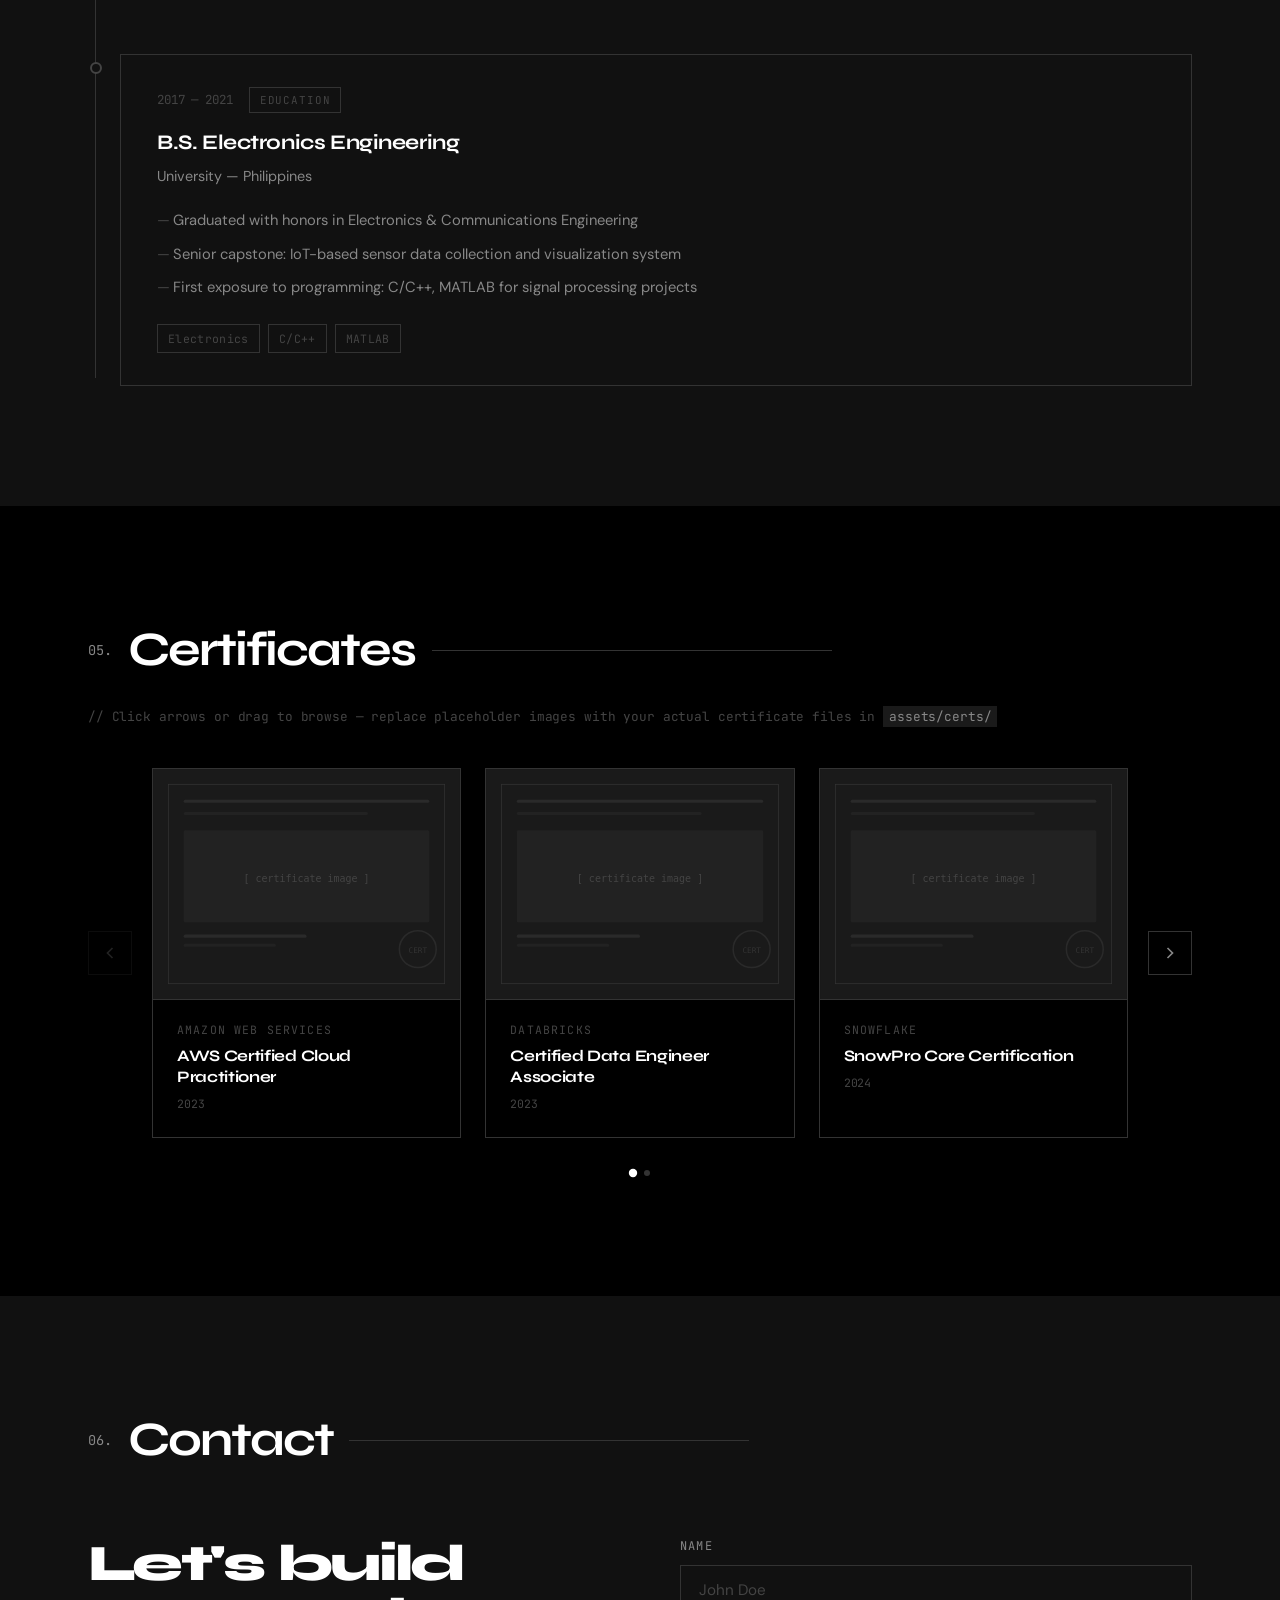
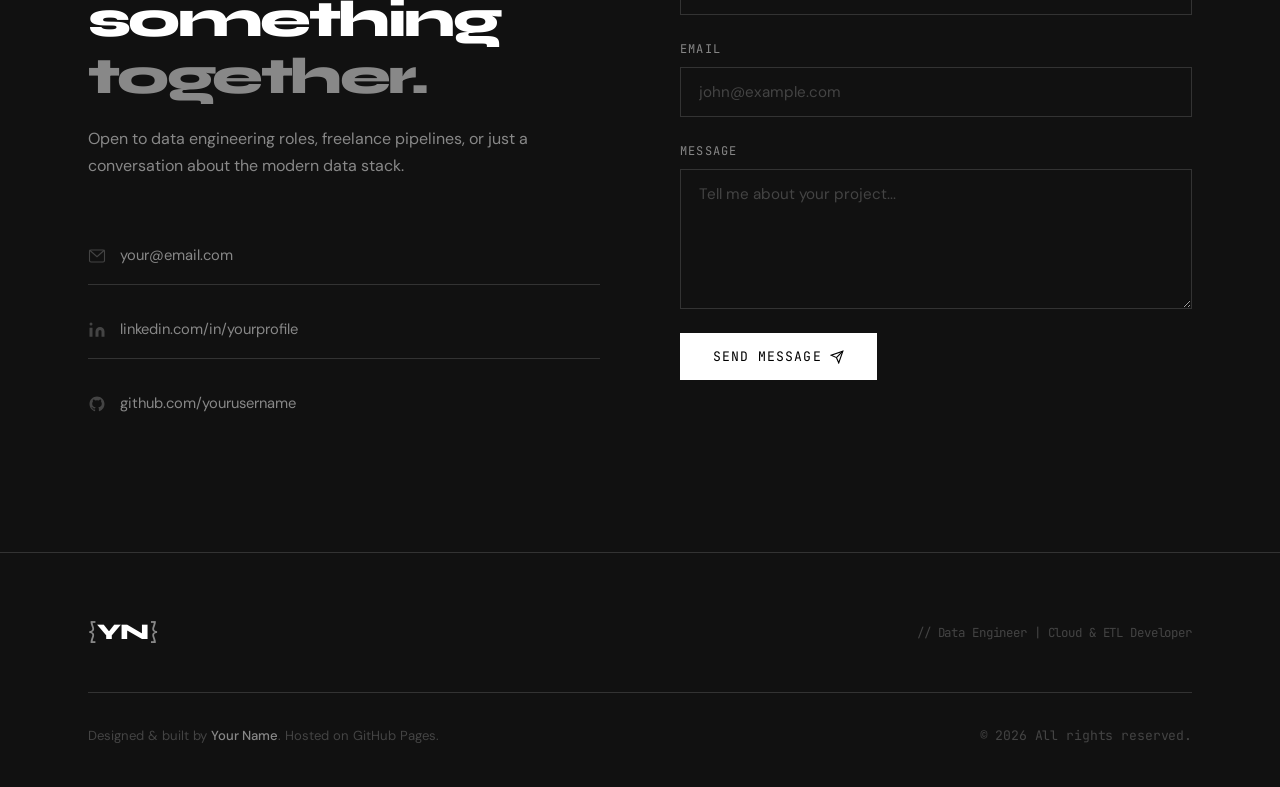
<file: portfolio-preview.html>
<!DOCTYPE html>
<html lang="en" data-theme="dark">
<head>
  <meta charset="UTF-8" />
  <meta name="viewport" content="width=device-width, initial-scale=1.0" />
  <meta name="description" content="Data Engineer & Cloud/ETL Developer portfolio. Specializing in Python, AWS, Snowflake, Databricks, and Apache Spark." />
  <meta name="keywords" content="Data Engineer, ETL Developer, AWS, Snowflake, Databricks, Apache Spark, Python, SQL" />
  <meta name="author" content="Your Name" />
  <meta property="og:title" content="Your Name — Data Engineer" />
  <meta property="og:description" content="Data Engineer specializing in Cloud & ETL pipelines." />
  <meta property="og:type" content="website" />
  <meta property="og:url" content="https://yourusername.github.io" />
  <meta property="og:image" content="assets/og-image.png" />
  <meta name="twitter:card" content="summary_large_image" />
  <title>Your Name — Data Engineer</title>
  <link rel="icon" type="image/svg+xml" href="assets/favicon.svg" />
  <style>
/* ============================================================
   PORTFOLIO — style.css
   Brutalist Minimalism | Black & White | Dark + Light Theme
   ============================================================ */

/* ============================================================
   CSS VARIABLES — DARK (default)
   ============================================================ */
:root,
[data-theme="dark"] {
  --bg:           #000000;
  --bg-alt:       #111111;
  --bg-card:      #1a1a1a;
  --text:         #ffffff;
  --text-muted:   #888888;
  --text-dim:     #444444;
  --border:       #333333;
  --border-light: rgba(255,255,255,0.08);
  --shadow:       rgba(0,0,0,0.6);
  --accent:       #ffffff;

  /* Cert placeholder gradient */
  --cert-ph-a: #1a1a1a;
  --cert-ph-b: #2a2a2a;
}

/* ============================================================
   CSS VARIABLES — LIGHT
   ============================================================ */
[data-theme="light"] {
  --bg:           #f8f8f8;
  --bg-alt:       #efefef;
  --bg-card:      #e8e8e8;
  --text:         #0a0a0a;
  --text-muted:   #555555;
  --text-dim:     #aaaaaa;
  --border:       #d0d0d0;
  --border-light: rgba(0,0,0,0.08);
  --shadow:       rgba(0,0,0,0.12);
  --accent:       #0a0a0a;

  --cert-ph-a: #e0e0e0;
  --cert-ph-b: #d0d0d0;
}

/* ============================================================
   SHARED TOKENS
   ============================================================ */
:root {
  --font-display: 'Syne', sans-serif;
  --font-body:    'DM Sans', sans-serif;
  --font-mono:    'JetBrains Mono', monospace;
  --section-pad:  120px;
  --container:    1200px;
  --ease:         cubic-bezier(0.25, 0.46, 0.45, 0.94);
  --ease-out:     cubic-bezier(0.0, 0.0, 0.2, 1);
  --dur-fast:     0.2s;
  --dur-med:      0.4s;
  --dur-slow:     0.7s;
}

/* ============================================================
   RESET
   ============================================================ */
*, *::before, *::after { box-sizing: border-box; margin: 0; padding: 0; }
html { scroll-behavior: smooth; font-size: 16px; -webkit-font-smoothing: antialiased; }
body {
  background-color: var(--bg);
  color: var(--text);
  font-family: var(--font-body);
  line-height: 1.7;
  cursor: none;
  overflow-x: hidden;
  transition: background-color var(--dur-med) var(--ease),
              color var(--dur-med) var(--ease);
}
@media (hover: none) { body { cursor: auto; } }
img { display: block; max-width: 100%; }
a { color: inherit; text-decoration: none; }
ul, ol { list-style: none; }
button { font-family: inherit; cursor: pointer; border: none; background: none; }
::selection { background: var(--text); color: var(--bg); }
:focus-visible { outline: 2px solid var(--text); outline-offset: 4px; }
.mono { font-family: var(--font-mono); font-weight: 400; letter-spacing: -0.01em; }

/* ============================================================
   SCROLL PROGRESS
   ============================================================ */
#scroll-progress {
  position: fixed; top: 0; left: 0; height: 2px;
  background: var(--text); width: 0%; z-index: 9999;
  transition: width 0.1s linear;
}

/* ============================================================
   CUSTOM CURSOR
   ============================================================ */
#cursor {
  position: fixed; width: 8px; height: 8px;
  background: var(--text); border-radius: 50%;
  pointer-events: none; z-index: 9998;
  transform: translate(-50%, -50%);
  transition: width var(--dur-fast), height var(--dur-fast), background var(--dur-fast);
}
#cursor-follower {
  position: fixed; width: 32px; height: 32px;
  border: 1px solid rgba(128,128,128,0.5); border-radius: 50%;
  pointer-events: none; z-index: 9997;
  transform: translate(-50%, -50%);
  transition: transform 0.12s var(--ease), opacity var(--dur-fast);
}

/* ============================================================
   LAYOUT
   ============================================================ */
.container { max-width: var(--container); margin: 0 auto; padding: 0 48px; }
section { padding: var(--section-pad) 0; position: relative; }
#about    { background: var(--bg); }
#skills   { background: var(--bg-alt); }
#projects { background: var(--bg); }
#experience  { background: var(--bg-alt); }
#certificates { background: var(--bg); }
#contact  { background: var(--bg-alt); }

/* ============================================================
   SECTION HEADERS
   ============================================================ */
.section-header { display: flex; align-items: center; gap: 16px; margin-bottom: 72px; }
.section-num { color: var(--text-muted); font-size: 0.85rem; flex-shrink: 0; }
.section-header h2 {
  font-family: var(--font-display);
  font-size: clamp(2rem, 4vw, 3rem);
  font-weight: 700; line-height: 1; letter-spacing: -0.04em; flex-shrink: 0;
}
.section-line { flex: 1; height: 1px; background: var(--border); max-width: 400px; }

/* ============================================================
   NAVBAR
   ============================================================ */
#navbar {
  position: fixed; top: 0; left: 0; right: 0; z-index: 1000;
  padding: 20px 0;
  transition: background var(--dur-med), padding var(--dur-med), border-color var(--dur-med);
  border-bottom: 1px solid transparent;
}
#navbar.scrolled {
  background: color-mix(in srgb, var(--bg) 90%, transparent);
  backdrop-filter: blur(12px); -webkit-backdrop-filter: blur(12px);
  padding: 14px 0; border-color: var(--border-light);
}
.nav-container {
  max-width: var(--container); margin: 0 auto; padding: 0 48px;
  display: flex; align-items: center; justify-content: space-between;
}
.nav-logo {
  font-family: var(--font-display); font-size: 1.2rem; font-weight: 800;
  letter-spacing: -0.02em; transition: opacity var(--dur-fast);
}
.nav-logo:hover { opacity: 0.6; }
.logo-bracket { color: var(--text-muted); font-weight: 400; }

.nav-links { display: flex; align-items: center; gap: 36px; }
.nav-link {
  font-family: var(--font-mono); font-size: 0.75rem; color: var(--text-muted);
  letter-spacing: 0.08em; text-transform: uppercase; transition: color var(--dur-fast);
  position: relative;
}
.nav-link::after {
  content: ''; position: absolute; bottom: -4px; left: 0; right: 0;
  height: 1px; background: var(--text); transform: scaleX(0);
  transition: transform var(--dur-fast) var(--ease); transform-origin: right;
}
.nav-link:hover { color: var(--text); }
.nav-link:hover::after { transform: scaleX(1); transform-origin: left; }

.nav-actions { display: flex; align-items: center; gap: 12px; }

/* ============================================================
   THEME TOGGLE
   ============================================================ */
.theme-toggle {
  width: 40px; height: 40px;
  display: flex; align-items: center; justify-content: center;
  border: 1px solid var(--border); color: var(--text-muted);
  transition: color var(--dur-fast), border-color var(--dur-fast), background var(--dur-fast);
  border-radius: 0;
  position: relative; overflow: hidden;
}
.theme-toggle:hover { color: var(--text); border-color: var(--text); }
.theme-toggle svg { width: 16px; height: 16px; position: absolute; transition: opacity var(--dur-med), transform var(--dur-med) var(--ease); }

/* Dark mode: show moon, hide sun */
[data-theme="dark"]  .icon-moon { opacity: 1; transform: rotate(0deg) scale(1); }
[data-theme="dark"]  .icon-sun  { opacity: 0; transform: rotate(90deg) scale(0.5); }
/* Light mode: show sun, hide moon */
[data-theme="light"] .icon-sun  { opacity: 1; transform: rotate(0deg) scale(1); }
[data-theme="light"] .icon-moon { opacity: 0; transform: rotate(-90deg) scale(0.5); }

/* ============================================================
   HAMBURGER
   ============================================================ */
.hamburger { display: none; flex-direction: column; gap: 5px; width: 28px; padding: 4px; }
.hamburger span {
  display: block; height: 1.5px; background: var(--text);
  transition: transform var(--dur-med) var(--ease), opacity var(--dur-fast);
  transform-origin: center;
}
.hamburger.active span:nth-child(1) { transform: translateY(6.5px) rotate(45deg); }
.hamburger.active span:nth-child(2) { opacity: 0; transform: scaleX(0); }
.hamburger.active span:nth-child(3) { transform: translateY(-6.5px) rotate(-45deg); }

/* ============================================================
   HERO
   ============================================================ */
#hero {
  min-height: 100svh; display: flex; align-items: center;
  justify-content: center; position: relative;
  padding: 120px 0 80px; overflow: hidden;
}
.hero-bg-grid {
  position: absolute; inset: 0;
  background-image: radial-gradient(circle, color-mix(in srgb, var(--text) 8%, transparent) 1px, transparent 1px);
  background-size: 40px 40px; pointer-events: none;
}
.hero-content { position: relative; z-index: 2; max-width: 900px; padding: 0 48px; }
.hero-pre { font-size: 0.85rem; color: var(--text-muted); margin-bottom: 28px; opacity: 0; animation: fadeSlideUp 0.6s var(--ease-out) 0.2s forwards; }
.hero-name {
  font-family: var(--font-display); font-weight: 800;
  font-size: clamp(3.5rem, 10vw, 8rem); line-height: 0.95;
  letter-spacing: -0.05em; margin-bottom: 32px; display: flex; flex-direction: column;
}
.name-line { display: block; opacity: 0; animation: fadeSlideUp 0.7s var(--ease-out) 0.4s forwards; }
.accent-line { animation-delay: 0.55s; }
.hero-tagline {
  font-family: var(--font-mono); font-size: clamp(0.9rem, 2vw, 1.1rem);
  color: var(--text-muted); margin-bottom: 24px;
  opacity: 0; animation: fadeSlideUp 0.6s var(--ease-out) 0.8s forwards;
  display: flex; align-items: center; gap: 12px;
}
.tagline-prefix { color: var(--text-dim); }
.cursor-blink { animation: blink 1s step-end infinite; color: var(--text); }
@keyframes blink { 0%,100%{opacity:1} 50%{opacity:0} }
.hero-sub {
  font-size: clamp(0.95rem, 2vw, 1.1rem); color: var(--text-muted); line-height: 1.8;
  max-width: 520px; margin-bottom: 48px;
  opacity: 0; animation: fadeSlideUp 0.6s var(--ease-out) 1s forwards;
}
.hero-cta { display: flex; gap: 16px; flex-wrap: wrap; opacity: 0; animation: fadeSlideUp 0.6s var(--ease-out) 1.1s forwards; }
.hero-scroll-hint {
  position: absolute; bottom: 40px; left: 48px;
  display: flex; flex-direction: column; align-items: flex-start; gap: 10px;
  opacity: 0; animation: fadeIn 0.6s var(--ease-out) 1.5s forwards;
}
.hero-scroll-hint .mono { font-size: 0.7rem; color: var(--text-dim); text-transform: uppercase; letter-spacing: 0.12em; writing-mode: vertical-lr; transform: rotate(180deg); }
.scroll-line { width: 1px; height: 48px; background: linear-gradient(to bottom, var(--text-dim), transparent); animation: pulse-line 2s ease-in-out infinite; }
@keyframes pulse-line { 0%,100%{opacity:1} 50%{opacity:0.3} }
.hero-deco { position: absolute; inset: 0; pointer-events: none; overflow: hidden; }
.deco-box { position: absolute; border: 1px solid color-mix(in srgb, var(--text) 6%, transparent); animation: float 8s ease-in-out infinite; }
.deco-1 { width: 80px; height: 80px; top: 20%; right: 15%; animation-delay: 0s; }
.deco-2 { width: 40px; height: 40px; top: 60%; right: 25%; animation-delay: 3s; }
.deco-circle { position: absolute; width: 300px; height: 300px; border-radius: 50%; border: 1px solid color-mix(in srgb, var(--text) 4%, transparent); bottom: -100px; right: -60px; }
@keyframes float { 0%,100%{transform:translateY(0) rotate(0)} 50%{transform:translateY(-12px) rotate(3deg)} }

/* ============================================================
   BUTTONS
   ============================================================ */
.btn {
  display: inline-flex; align-items: center; gap: 8px;
  font-family: var(--font-mono); font-size: 0.82rem; letter-spacing: 0.08em;
  text-transform: uppercase; padding: 14px 32px; border: 1px solid transparent;
  transition: background var(--dur-fast), color var(--dur-fast), border-color var(--dur-fast), transform var(--dur-fast);
}
.btn:hover { transform: translateY(-2px); }
.btn:active { transform: translateY(0); }
.btn-primary { background: var(--text); color: var(--bg); border-color: var(--text); }
.btn-primary:hover { opacity: 0.85; }
.btn-outline { background: transparent; color: var(--text); border-color: var(--text-dim); }
.btn-outline:hover { border-color: var(--text); }

/* ============================================================
   ABOUT
   ============================================================ */
.about-grid { display: grid; grid-template-columns: 1fr 380px; gap: 80px; align-items: start; }
.about-lead { font-family: var(--font-display); font-size: clamp(1.3rem, 2.5vw, 1.6rem); font-weight: 600; letter-spacing: -0.02em; line-height: 1.4; margin-bottom: 28px; }
.about-body { font-size: 1.05rem; color: var(--text-muted); margin-bottom: 20px; line-height: 1.8; }
.about-body strong { color: var(--text); font-weight: 500; }
.about-stats { display: flex; gap: 48px; margin-top: 48px; padding-top: 40px; border-top: 1px solid var(--border); }
.stat-item { display: flex; flex-direction: column; gap: 4px; }
.stat-num { font-family: var(--font-display); font-size: 2.5rem; font-weight: 800; letter-spacing: -0.04em; line-height: 1; }
.stat-label { font-size: 0.78rem; color: var(--text-muted); font-family: var(--font-mono); text-transform: uppercase; letter-spacing: 0.08em; }
.about-card { border: 1px solid var(--border); padding: 28px; margin-bottom: 20px; transition: border-color var(--dur-fast); }
.about-card:last-child { margin-bottom: 0; }
.about-card:hover { border-color: var(--text-muted); }
.card-title { font-size: 0.78rem; color: var(--text-muted); margin-bottom: 20px; }
.stack-list { display: flex; flex-direction: column; gap: 12px; }
.stack-item { display: flex; align-items: center; gap: 12px; font-size: 0.95rem; color: var(--text-muted); transition: color var(--dur-fast); }
.stack-item:hover { color: var(--text); }
.dot { width: 5px; height: 5px; border-radius: 50%; background: var(--text-dim); flex-shrink: 0; }
.focus-text { font-size: 0.95rem; color: var(--text-muted); line-height: 1.7; }

/* ============================================================
   SKILLS
   ============================================================ */
.skills-grid { display: grid; grid-template-columns: repeat(2, 1fr); gap: 2px; border: 1px solid var(--border); }
.skill-category { padding: 44px; border-right: 1px solid var(--border); border-bottom: 1px solid var(--border); transition: background var(--dur-fast); }
.skill-category:nth-child(even) { border-right: none; }
.skill-category:nth-child(3), .skill-category:nth-child(4) { border-bottom: none; }
.skill-category:hover { background: var(--bg-card); }
.cat-title { display: flex; align-items: center; gap: 12px; font-family: var(--font-display); font-size: 1.1rem; font-weight: 600; letter-spacing: -0.02em; margin-bottom: 28px; }
.cat-icon { width: 20px; height: 20px; color: var(--text-muted); }
.skill-tags { display: flex; flex-wrap: wrap; gap: 8px; }
.skill-tag { font-family: var(--font-mono); font-size: 0.78rem; padding: 6px 14px; border: 1px solid var(--border); color: var(--text-muted); letter-spacing: 0.03em; transition: border-color var(--dur-fast), color var(--dur-fast), background var(--dur-fast); }
.skill-tag:hover { border-color: var(--text); color: var(--text); background: color-mix(in srgb, var(--text) 4%, transparent); }

/* ============================================================
   PROJECTS
   ============================================================ */
.filter-bar { display: flex; gap: 8px; flex-wrap: wrap; margin-bottom: 48px; }
.filter-btn { font-family: var(--font-mono); font-size: 0.75rem; padding: 8px 18px; border: 1px solid var(--border); color: var(--text-muted); text-transform: uppercase; letter-spacing: 0.08em; transition: all var(--dur-fast); }
.filter-btn:hover, .filter-btn.active { background: var(--text); color: var(--bg); border-color: var(--text); }
.projects-grid { display: grid; grid-template-columns: repeat(2, 1fr); gap: 2px; }
.project-card { border: 1px solid var(--border); padding: 40px; position: relative; transition: background var(--dur-med) var(--ease), transform var(--dur-med) var(--ease), box-shadow var(--dur-med) var(--ease); overflow: hidden; }
.project-card:hover { background: var(--bg-card); transform: translateY(-4px); box-shadow: 0 20px 60px var(--shadow); border-color: var(--text-muted); z-index: 2; }
.project-card.hidden { display: none; }
.project-top { display: flex; justify-content: space-between; align-items: flex-start; margin-bottom: 24px; }
.project-icon { width: 44px; height: 44px; border: 1px solid var(--border); display: flex; align-items: center; justify-content: center; color: var(--text-muted); transition: border-color var(--dur-fast), color var(--dur-fast); }
.project-card:hover .project-icon { border-color: var(--text); color: var(--text); }
.project-icon svg { width: 20px; height: 20px; }
.project-links { display: flex; gap: 12px; opacity: 0; transform: translateY(-4px); transition: opacity var(--dur-fast), transform var(--dur-fast); }
.project-card:hover .project-links { opacity: 1; transform: translateY(0); }
.icon-link { width: 32px; height: 32px; display: flex; align-items: center; justify-content: center; color: var(--text-muted); transition: color var(--dur-fast); }
.icon-link:hover { color: var(--text); }
.icon-link svg { width: 18px; height: 18px; }
.project-title { font-family: var(--font-display); font-size: 1.2rem; font-weight: 700; letter-spacing: -0.02em; line-height: 1.3; margin-bottom: 16px; }
.project-desc { font-size: 0.92rem; color: var(--text-muted); line-height: 1.7; margin-bottom: 28px; }
.project-tags { display: flex; flex-wrap: wrap; gap: 8px; }
.tag { font-family: var(--font-mono); font-size: 0.72rem; color: var(--text-dim); padding: 4px 10px; border: 1px solid var(--border); letter-spacing: 0.03em; transition: color var(--dur-fast), border-color var(--dur-fast); }
.project-card:hover .tag { color: var(--text-muted); border-color: var(--text-dim); }

/* ============================================================
   EXPERIENCE / TIMELINE
   ============================================================ */
.timeline { position: relative; padding-left: 32px; }
.timeline::before { content: ''; position: absolute; left: 7px; top: 8px; bottom: 8px; width: 1px; background: var(--border); }
.timeline-item { position: relative; margin-bottom: 64px; }
.timeline-item:last-child { margin-bottom: 0; }
.timeline-marker { position: absolute; left: -30px; top: 8px; width: 12px; height: 12px; border: 2px solid var(--text-dim); border-radius: 50%; background: var(--bg-alt); transition: border-color var(--dur-fast), background var(--dur-fast); }
.timeline-item:hover .timeline-marker { border-color: var(--text); background: var(--text); }
.timeline-content { padding: 32px 36px; border: 1px solid var(--border); transition: border-color var(--dur-fast), background var(--dur-fast); }
.timeline-item:hover .timeline-content { background: var(--bg-card); border-color: var(--text-muted); }
.timeline-meta { display: flex; align-items: center; gap: 16px; margin-bottom: 12px; }
.timeline-date { font-size: 0.78rem; color: var(--text-dim); }
.timeline-type { font-family: var(--font-mono); font-size: 0.68rem; color: var(--text-dim); padding: 3px 10px; border: 1px solid var(--border); text-transform: uppercase; letter-spacing: 0.08em; }
.timeline-title { font-family: var(--font-display); font-size: 1.3rem; font-weight: 700; letter-spacing: -0.02em; margin-bottom: 4px; }
.timeline-company { font-size: 0.9rem; color: var(--text-muted); margin-bottom: 20px; }
.timeline-list { list-style: none; margin-bottom: 24px; display: flex; flex-direction: column; gap: 10px; }
.timeline-list li { font-size: 0.92rem; color: var(--text-muted); padding-left: 16px; position: relative; line-height: 1.6; }
.timeline-list li::before { content: '—'; position: absolute; left: 0; color: var(--text-dim); }
.timeline-tags { display: flex; flex-wrap: wrap; gap: 8px; }

/* ============================================================
   CERTIFICATES SLIDER
   ============================================================ */
.cert-intro {
  font-size: 0.8rem; color: var(--text-dim); margin-bottom: 40px;
  margin-top: -40px;
}
.cert-intro code {
  font-family: var(--font-mono); color: var(--text-muted);
  background: var(--bg-card); padding: 2px 6px;
}

.cert-slider-wrap {
  display: flex; align-items: center; gap: 20px; position: relative;
}

.cert-viewport {
  flex: 1; overflow: hidden; cursor: grab; user-select: none;
}
.cert-viewport:active { cursor: grabbing; }

.cert-track {
  display: flex; gap: 24px;
  transition: transform 0.5s var(--ease);
  will-change: transform;
}

.cert-slide {
  flex: 0 0 calc(33.333% - 16px);
  min-width: 0;
  border: 1px solid var(--border);
  transition: border-color var(--dur-fast), transform var(--dur-med) var(--ease);
  overflow: hidden;
}
.cert-slide:hover { border-color: var(--text-muted); transform: translateY(-4px); }

.cert-img-wrap {
  width: 100%; aspect-ratio: 4/3; overflow: hidden;
  background: var(--bg-card);
  display: flex; align-items: center; justify-content: center;
  position: relative;
}
.cert-img-wrap img {
  width: 100%; height: 100%; object-fit: cover;
  transition: transform var(--dur-slow) var(--ease), filter var(--dur-med);
  filter: grayscale(20%);
}
.cert-slide:hover .cert-img-wrap img {
  transform: scale(1.04);
  filter: grayscale(0%);
}

/* Placeholder SVG styling */
.cert-img-wrap img[src$=".svg"] { object-fit: contain; padding: 24px; }

.cert-info {
  padding: 20px 24px 24px;
  display: flex; flex-direction: column; gap: 6px;
  border-top: 1px solid var(--border);
}
.cert-issuer { font-size: 0.72rem; color: var(--text-dim); text-transform: uppercase; letter-spacing: 0.1em; }
.cert-name { font-family: var(--font-display); font-size: 1rem; font-weight: 700; letter-spacing: -0.02em; line-height: 1.3; }
.cert-date { font-size: 0.72rem; color: var(--text-dim); }

/* Arrow buttons */
.cert-arrow {
  width: 44px; height: 44px; flex-shrink: 0;
  border: 1px solid var(--border); color: var(--text-muted);
  display: flex; align-items: center; justify-content: center;
  transition: background var(--dur-fast), color var(--dur-fast), border-color var(--dur-fast);
  align-self: center;
}
.cert-arrow:hover { background: var(--text); color: var(--bg); border-color: var(--text); }
.cert-arrow:disabled { opacity: 0.25; pointer-events: none; }
.cert-arrow svg { width: 20px; height: 20px; }

/* Dots */
.cert-dots {
  display: flex; justify-content: center; gap: 8px; margin-top: 32px;
}
.cert-dot {
  width: 6px; height: 6px; border-radius: 50%;
  background: var(--border); border: none; padding: 0;
  transition: background var(--dur-fast), transform var(--dur-fast);
  cursor: pointer;
}
.cert-dot.active { background: var(--text); transform: scale(1.4); }

/* ============================================================
   CONTACT
   ============================================================ */
.contact-grid { display: grid; grid-template-columns: 1fr 1fr; gap: 80px; align-items: start; }
.contact-heading { font-family: var(--font-display); font-size: clamp(2rem, 4vw, 3.2rem); font-weight: 800; letter-spacing: -0.05em; line-height: 1.1; margin-bottom: 20px; }
.contact-accent { color: var(--text-muted); }
.contact-sub { font-size: 1rem; color: var(--text-muted); line-height: 1.7; margin-bottom: 48px; }
.contact-links { display: flex; flex-direction: column; gap: 16px; }
.contact-link { display: flex; align-items: center; gap: 14px; font-size: 0.92rem; color: var(--text-muted); padding: 16px 0; border-bottom: 1px solid var(--border); transition: color var(--dur-fast), border-color var(--dur-fast); }
.contact-link:last-child { border-bottom: none; }
.contact-link svg { width: 18px; height: 18px; flex-shrink: 0; color: var(--text-dim); transition: color var(--dur-fast); }
.contact-link:hover { color: var(--text); }
.contact-link:hover svg { color: var(--text); }
.contact-form { display: flex; flex-direction: column; gap: 24px; }
.form-group { display: flex; flex-direction: column; gap: 8px; }
.form-label { font-family: var(--font-mono); font-size: 0.75rem; color: var(--text-muted); text-transform: uppercase; letter-spacing: 0.1em; }
.form-input { background: transparent; border: 1px solid var(--border); color: var(--text); font-family: var(--font-body); font-size: 0.95rem; padding: 14px 18px; transition: border-color var(--dur-fast); outline: none; width: 100%; -webkit-appearance: none; }
.form-input::placeholder { color: var(--text-dim); }
.form-input:focus { border-color: var(--text-muted); }
.form-textarea { resize: vertical; min-height: 140px; font-family: var(--font-body); }
.form-submit { align-self: flex-start; }
.form-submit svg { width: 14px; height: 14px; }
.form-note { font-size: 0.8rem; color: var(--text-muted); min-height: 1.2em; }

/* ============================================================
   FOOTER
   ============================================================ */
#footer { background: var(--bg-alt); padding: 60px 0 40px; border-top: 1px solid var(--border); }
.footer-top { display: flex; align-items: center; justify-content: space-between; margin-bottom: 40px; }
.footer-logo { font-family: var(--font-display); font-size: 1.4rem; font-weight: 800; letter-spacing: -0.02em; transition: opacity var(--dur-fast); }
.footer-logo:hover { opacity: 0.6; }
.footer-tagline { font-size: 0.78rem; color: var(--text-dim); }
.footer-divider { height: 1px; background: var(--border); margin-bottom: 32px; }
.footer-bottom { display: flex; justify-content: space-between; align-items: center; }
.footer-copy { font-size: 0.82rem; color: var(--text-dim); }
.footer-copy strong { color: var(--text-muted); font-weight: 500; }

/* ============================================================
   BACK TO TOP
   ============================================================ */
#back-to-top {
  position: fixed; bottom: 32px; right: 32px; width: 44px; height: 44px;
  background: var(--bg-card); border: 1px solid var(--border); color: var(--text);
  display: flex; align-items: center; justify-content: center; z-index: 100;
  opacity: 0; pointer-events: none; transform: translateY(12px);
  transition: opacity var(--dur-fast), transform var(--dur-fast), background var(--dur-fast), border-color var(--dur-fast);
}
#back-to-top.visible { opacity: 1; pointer-events: auto; transform: translateY(0); }
#back-to-top:hover { background: var(--text); color: var(--bg); border-color: var(--text); }
#back-to-top svg { width: 18px; height: 18px; }

/* ============================================================
   SCROLL REVEAL
   ============================================================ */
.reveal { opacity: 0; transform: translateY(30px); transition: opacity var(--dur-slow) var(--ease-out), transform var(--dur-slow) var(--ease-out); }
.reveal.visible { opacity: 1; transform: translateY(0); }
.skill-category.reveal:nth-child(1) { transition-delay: 0s; }
.skill-category.reveal:nth-child(2) { transition-delay: 0.1s; }
.skill-category.reveal:nth-child(3) { transition-delay: 0.2s; }
.skill-category.reveal:nth-child(4) { transition-delay: 0.3s; }
.project-card.reveal:nth-child(1) { transition-delay: 0s; }
.project-card.reveal:nth-child(2) { transition-delay: 0.1s; }
.project-card.reveal:nth-child(3) { transition-delay: 0.2s; }
.project-card.reveal:nth-child(4) { transition-delay: 0.3s; }

/* ============================================================
   KEYFRAMES
   ============================================================ */
@keyframes fadeSlideUp { from{opacity:0;transform:translateY(24px)} to{opacity:1;transform:translateY(0)} }
@keyframes fadeIn      { from{opacity:0} to{opacity:1} }

/* ============================================================
   RESPONSIVE — TABLET
   ============================================================ */
@media (max-width: 1024px) {
  .container, .nav-container { padding: 0 32px; }
  .about-grid { grid-template-columns: 1fr; gap: 48px; }
  .projects-grid { grid-template-columns: 1fr; }
  .contact-grid { grid-template-columns: 1fr; gap: 60px; }
  .cert-slide { flex: 0 0 calc(50% - 12px); }
}

/* ============================================================
   RESPONSIVE — MOBILE
   ============================================================ */
@media (max-width: 768px) {
  :root { --section-pad: 80px; }
  .container, .nav-container { padding: 0 24px; }
  #cursor, #cursor-follower { display: none; }
  body { cursor: auto; }

  .nav-links {
    position: fixed; inset: 0; background: var(--bg);
    flex-direction: column; align-items: center; justify-content: center;
    gap: 32px; opacity: 0; pointer-events: none;
    transition: opacity var(--dur-med) var(--ease); z-index: 999;
  }
  .nav-links.open { opacity: 1; pointer-events: auto; }
  .nav-link { font-size: 1rem; letter-spacing: 0.15em; }
  .hamburger { display: flex; z-index: 1001; }

  .hero-content { padding: 0 24px; }
  .hero-cta { flex-direction: column; align-items: flex-start; }
  .hero-scroll-hint { left: 24px; }

  .about-stats { gap: 32px; flex-wrap: wrap; }

  .skills-grid { grid-template-columns: 1fr; border: none; gap: 2px; }
  .skill-category { padding: 32px 24px; border: 1px solid var(--border) !important; }

  .timeline { padding-left: 24px; }
  .timeline-content { padding: 24px; }
  .timeline-marker { left: -22px; }

  /* Cert slider: 1 up on mobile */
  .cert-slide { flex: 0 0 100%; }
  .cert-arrow { display: flex; }

  .footer-top { flex-direction: column; align-items: flex-start; gap: 12px; }
  .footer-bottom { flex-direction: column; align-items: flex-start; gap: 8px; }
  #back-to-top { bottom: 20px; right: 20px; }
}

@media (max-width: 480px) {
  .filter-bar { gap: 6px; }
  .filter-btn { padding: 7px 14px; font-size: 0.7rem; }
  .project-card { padding: 28px 24px; }
  .btn { padding: 12px 24px; font-size: 0.78rem; }
  .cert-slider-wrap { gap: 10px; }
  .cert-arrow { width: 36px; height: 36px; }
}

</style>
  <link rel="preconnect" href="https://fonts.googleapis.com" />
  <link rel="preconnect" href="https://fonts.gstatic.com" crossorigin />
  <link href="https://fonts.googleapis.com/css2?family=Syne:wght@400;600;700;800&family=JetBrains+Mono:wght@300;400;500&family=DM+Sans:wght@300;400;500&display=swap" rel="stylesheet" />
</head>
<body>

  <div id="scroll-progress" aria-hidden="true"></div>
  <div id="cursor" aria-hidden="true"></div>
  <div id="cursor-follower" aria-hidden="true"></div>

  <!-- ===================== NAVBAR ===================== -->
  <nav id="navbar" role="navigation" aria-label="Main navigation">
    <div class="nav-container">
      <a href="#hero" class="nav-logo" aria-label="Home">
        <span class="logo-bracket">{</span>YN<span class="logo-bracket">}</span>
      </a>

      <ul class="nav-links" id="nav-links" role="list">
        <li><a href="#about"       class="nav-link">About</a></li>
        <li><a href="#skills"      class="nav-link">Skills</a></li>
        <li><a href="#projects"    class="nav-link">Projects</a></li>
        <li><a href="#experience"  class="nav-link">Experience</a></li>
        <li><a href="#certificates" class="nav-link">Certificates</a></li>
        <li><a href="#contact"     class="nav-link">Contact</a></li>
      </ul>

      <div class="nav-actions">
        <!-- Day / Night Toggle -->
        <button id="theme-toggle" class="theme-toggle" aria-label="Toggle light/dark mode" title="Toggle theme">
          <!-- Moon icon (shown in dark mode) -->
          <svg class="icon-moon" viewBox="0 0 24 24" fill="none" stroke="currentColor" stroke-width="1.8" aria-hidden="true">
            <path d="M21 12.79A9 9 0 1 1 11.21 3 7 7 0 0 0 21 12.79z"/>
          </svg>
          <!-- Sun icon (shown in light mode) -->
          <svg class="icon-sun" viewBox="0 0 24 24" fill="none" stroke="currentColor" stroke-width="1.8" aria-hidden="true">
            <circle cx="12" cy="12" r="5"/>
            <line x1="12" y1="1"  x2="12" y2="3"/>
            <line x1="12" y1="21" x2="12" y2="23"/>
            <line x1="4.22" y1="4.22"  x2="5.64" y2="5.64"/>
            <line x1="18.36" y1="18.36" x2="19.78" y2="19.78"/>
            <line x1="1"  y1="12" x2="3"  y2="12"/>
            <line x1="21" y1="12" x2="23" y2="12"/>
            <line x1="4.22" y1="19.78" x2="5.64" y2="18.36"/>
            <line x1="18.36" y1="5.64" x2="19.78" y2="4.22"/>
          </svg>
        </button>

        <button class="hamburger" id="hamburger" aria-label="Toggle menu" aria-expanded="false" aria-controls="nav-links">
          <span></span><span></span><span></span>
        </button>
      </div>
    </div>
  </nav>

  <!-- ===================== HERO ===================== -->
  <section id="hero" aria-label="Hero section">
    <div class="hero-bg-grid" aria-hidden="true"></div>
    <div class="hero-content">
      <p class="hero-pre"><span class="mono">// hello, world</span></p>
      <h1 class="hero-name">
        <span class="name-line">Your</span>
        <span class="name-line accent-line">Name.</span>
      </h1>
      <div class="hero-tagline">
        <span class="mono tagline-prefix">role:</span>
        <span id="typed-text" aria-live="polite"></span><span class="cursor-blink" aria-hidden="true">|</span>
      </div>
      <p class="hero-sub">Building scalable data pipelines &amp; cloud infrastructure<br/>that turn raw data into engineering clarity.</p>
      <div class="hero-cta">
        <a href="#projects" class="btn btn-primary">View Projects</a>
        <a href="#contact"  class="btn btn-outline">Contact Me</a>
      </div>
      <div class="hero-scroll-hint" aria-hidden="true">
        <span class="mono">scroll</span>
        <div class="scroll-line"></div>
      </div>
    </div>
    <div class="hero-deco" aria-hidden="true">
      <div class="deco-box deco-1"></div>
      <div class="deco-box deco-2"></div>
      <div class="deco-circle"></div>
    </div>
  </section>

  <!-- ===================== ABOUT ===================== -->
  <section id="about" aria-label="About section">
    <div class="container">
      <div class="section-header reveal">
        <span class="mono section-num">01.</span>
        <h2>About Me</h2>
        <div class="section-line"></div>
      </div>
      <div class="about-grid">
        <div class="about-text reveal">
          <p class="about-lead">Electronics Engineer turned Data Engineer — bridging hardware logic with cloud-scale data architecture.</p>
          <p class="about-body">My path started in electronics and project site engineering, where I developed a rigorous systems-thinking mindset. Today, I design and build robust <strong>ETL pipelines</strong>, <strong>cloud data platforms</strong>, and <strong>analytics infrastructure</strong> that scale from prototype to production.</p>
          <p class="about-body">I specialize in the modern data stack — orchestrating complex workflows on AWS, transforming data at scale with Databricks and Spark, and building warehousing solutions on Snowflake. I believe good data engineering is invisible: it just works, every time.</p>
          <div class="about-stats">
            <div class="stat-item"><span class="stat-num">4+</span><span class="stat-label">Years Experience</span></div>
            <div class="stat-item"><span class="stat-num">8+</span><span class="stat-label">Technologies</span></div>
            <div class="stat-item"><span class="stat-num">10+</span><span class="stat-label">Projects Delivered</span></div>
          </div>
        </div>
        <div class="about-sidebar reveal">
          <div class="about-card">
            <h3 class="card-title"><span class="mono">// stack</span></h3>
            <ul class="stack-list">
              <li class="stack-item"><span class="dot"></span>Python</li>
              <li class="stack-item"><span class="dot"></span>SQL</li>
              <li class="stack-item"><span class="dot"></span>AWS</li>
              <li class="stack-item"><span class="dot"></span>Snowflake</li>
              <li class="stack-item"><span class="dot"></span>Databricks</li>
              <li class="stack-item"><span class="dot"></span>Apache Spark</li>
              <li class="stack-item"><span class="dot"></span>Airflow</li>
              <li class="stack-item"><span class="dot"></span>Docker</li>
            </ul>
          </div>
          <div class="about-card">
            <h3 class="card-title"><span class="mono">// focus</span></h3>
            <p class="focus-text">Data pipeline design, cloud ETL architecture, warehouse optimization, and workflow orchestration at scale.</p>
          </div>
        </div>
      </div>
    </div>
  </section>

  <!-- ===================== SKILLS ===================== -->
  <section id="skills" aria-label="Skills section">
    <div class="container">
      <div class="section-header reveal">
        <span class="mono section-num">02.</span>
        <h2>Skills</h2>
        <div class="section-line"></div>
      </div>
      <div class="skills-grid">
        <div class="skill-category reveal">
          <h3 class="cat-title">
            <svg class="cat-icon" viewBox="0 0 24 24" fill="none" stroke="currentColor" stroke-width="1.5" aria-hidden="true"><polyline points="22 12 18 12 15 21 9 3 6 12 2 12"/></svg>
            Data Engineering
          </h3>
          <div class="skill-tags">
            <span class="skill-tag">Apache Spark</span><span class="skill-tag">Apache Airflow</span>
            <span class="skill-tag">dbt</span><span class="skill-tag">Kafka</span>
            <span class="skill-tag">PySpark</span><span class="skill-tag">ETL/ELT</span>
            <span class="skill-tag">Data Modeling</span><span class="skill-tag">Delta Lake</span>
          </div>
        </div>
        <div class="skill-category reveal">
          <h3 class="cat-title">
            <svg class="cat-icon" viewBox="0 0 24 24" fill="none" stroke="currentColor" stroke-width="1.5" aria-hidden="true"><path d="M18 10h-1.26A8 8 0 1 0 9 20h9a5 5 0 0 0 0-10z"/></svg>
            Cloud Platforms
          </h3>
          <div class="skill-tags">
            <span class="skill-tag">AWS S3</span><span class="skill-tag">AWS Glue</span>
            <span class="skill-tag">AWS Lambda</span><span class="skill-tag">AWS Redshift</span>
            <span class="skill-tag">Databricks</span><span class="skill-tag">Snowflake</span>
            <span class="skill-tag">EC2 / IAM</span><span class="skill-tag">CloudWatch</span>
          </div>
        </div>
        <div class="skill-category reveal">
          <h3 class="cat-title">
            <svg class="cat-icon" viewBox="0 0 24 24" fill="none" stroke="currentColor" stroke-width="1.5" aria-hidden="true"><ellipse cx="12" cy="5" rx="9" ry="3"/><path d="M21 12c0 1.66-4 3-9 3s-9-1.34-9-3"/><path d="M3 5v14c0 1.66 4 3 9 3s9-1.34 9-3V5"/></svg>
            Databases
          </h3>
          <div class="skill-tags">
            <span class="skill-tag">PostgreSQL</span><span class="skill-tag">MySQL</span>
            <span class="skill-tag">Snowflake SQL</span><span class="skill-tag">Redshift</span>
            <span class="skill-tag">DynamoDB</span><span class="skill-tag">MongoDB</span>
            <span class="skill-tag">BigQuery</span>
          </div>
        </div>
        <div class="skill-category reveal">
          <h3 class="cat-title">
            <svg class="cat-icon" viewBox="0 0 24 24" fill="none" stroke="currentColor" stroke-width="1.5" aria-hidden="true"><rect x="2" y="3" width="20" height="14" rx="2"/><polyline points="8 21 12 17 16 21"/></svg>
            DevOps &amp; Tools
          </h3>
          <div class="skill-tags">
            <span class="skill-tag">Docker</span><span class="skill-tag">Git / GitHub</span>
            <span class="skill-tag">CI/CD</span><span class="skill-tag">Terraform</span>
            <span class="skill-tag">Linux / Bash</span><span class="skill-tag">VS Code</span>
            <span class="skill-tag">Jupyter</span><span class="skill-tag">Jira</span>
          </div>
        </div>
      </div>
    </div>
  </section>

  <!-- ===================== PROJECTS ===================== -->
  <section id="projects" aria-label="Projects section">
    <div class="container">
      <div class="section-header reveal">
        <span class="mono section-num">03.</span>
        <h2>Projects</h2>
        <div class="section-line"></div>
      </div>
      <div class="filter-bar reveal" role="group" aria-label="Filter projects">
        <button class="filter-btn active" data-filter="all">All</button>
        <button class="filter-btn" data-filter="aws">AWS</button>
        <button class="filter-btn" data-filter="databricks">Databricks</button>
        <button class="filter-btn" data-filter="snowflake">Snowflake</button>
        <button class="filter-btn" data-filter="orchestration">Orchestration</button>
      </div>
      <div class="projects-grid" id="projects-grid">

        <article class="project-card reveal" data-category="aws">
          <div class="project-top">
            <div class="project-icon"><svg viewBox="0 0 24 24" fill="none" stroke="currentColor" stroke-width="1.2"><polyline points="22 12 18 12 15 21 9 3 6 12 2 12"/></svg></div>
            <div class="project-links">
              <a href="#" class="icon-link" aria-label="GitHub" target="_blank" rel="noopener"><svg viewBox="0 0 24 24" fill="currentColor"><path d="M12 2C6.477 2 2 6.484 2 12.017c0 4.425 2.865 8.18 6.839 9.504.5.092.682-.217.682-.483 0-.237-.008-.868-.013-1.703-2.782.605-3.369-1.343-3.369-1.343-.454-1.158-1.11-1.466-1.11-1.466-.908-.62.069-.608.069-.608 1.003.07 1.531 1.032 1.531 1.032.892 1.53 2.341 1.088 2.91.832.092-.647.35-1.088.636-1.338-2.22-.253-4.555-1.113-4.555-4.951 0-1.093.39-1.988 1.029-2.688-.103-.253-.446-1.272.098-2.65 0 0 .84-.27 2.75 1.026A9.564 9.564 0 0 1 12 6.844a9.59 9.59 0 0 1 2.504.337c1.909-1.296 2.747-1.027 2.747-1.027.546 1.379.202 2.398.1 2.651.64.7 1.028 1.595 1.028 2.688 0 3.848-2.339 4.695-4.566 4.943.359.309.678.92.678 1.855 0 1.338-.012 2.419-.012 2.747 0 .268.18.58.688.482A10.019 10.019 0 0 0 22 12.017C22 6.484 17.522 2 12 2z"/></svg></a>
              <a href="#" class="icon-link" aria-label="Live demo" target="_blank" rel="noopener"><svg viewBox="0 0 24 24" fill="none" stroke="currentColor" stroke-width="2"><path d="M18 13v6a2 2 0 0 1-2 2H5a2 2 0 0 1-2-2V8a2 2 0 0 1 2-2h6"/><polyline points="15 3 21 3 21 9"/><line x1="10" y1="14" x2="21" y2="3"/></svg></a>
            </div>
          </div>
          <h3 class="project-title">YouTube Data Engineering Pipeline</h3>
          <p class="project-desc">End-to-end AWS data pipeline ingesting YouTube trending data via API, processing with Glue &amp; Lambda, and serving analytics through Athena and QuickSight dashboards.</p>
          <div class="project-tags"><span class="tag">AWS S3</span><span class="tag">AWS Glue</span><span class="tag">Lambda</span><span class="tag">Athena</span><span class="tag">Python</span></div>
        </article>

        <article class="project-card reveal" data-category="databricks">
          <div class="project-top">
            <div class="project-icon"><svg viewBox="0 0 24 24" fill="none" stroke="currentColor" stroke-width="1.2"><rect x="3" y="3" width="7" height="7"/><rect x="14" y="3" width="7" height="7"/><rect x="14" y="14" width="7" height="7"/><rect x="3" y="14" width="7" height="7"/></svg></div>
            <div class="project-links">
              <a href="#" class="icon-link" aria-label="GitHub" target="_blank" rel="noopener"><svg viewBox="0 0 24 24" fill="currentColor"><path d="M12 2C6.477 2 2 6.484 2 12.017c0 4.425 2.865 8.18 6.839 9.504.5.092.682-.217.682-.483 0-.237-.008-.868-.013-1.703-2.782.605-3.369-1.343-3.369-1.343-.454-1.158-1.11-1.466-1.11-1.466-.908-.62.069-.608.069-.608 1.003.07 1.531 1.032 1.531 1.032.892 1.53 2.341 1.088 2.91.832.092-.647.35-1.088.636-1.338-2.22-.253-4.555-1.113-4.555-4.951 0-1.093.39-1.988 1.029-2.688-.103-.253-.446-1.272.098-2.65 0 0 .84-.27 2.75 1.026A9.564 9.564 0 0 1 12 6.844a9.59 9.59 0 0 1 2.504.337c1.909-1.296 2.747-1.027 2.747-1.027.546 1.379.202 2.398.1 2.651.64.7 1.028 1.595 1.028 2.688 0 3.848-2.339 4.695-4.566 4.943.359.309.678.92.678 1.855 0 1.338-.012 2.419-.012 2.747 0 .268.18.58.688.482A10.019 10.019 0 0 0 22 12.017C22 6.484 17.522 2 12 2z"/></svg></a>
              <a href="#" class="icon-link" aria-label="Live demo" target="_blank" rel="noopener"><svg viewBox="0 0 24 24" fill="none" stroke="currentColor" stroke-width="2"><path d="M18 13v6a2 2 0 0 1-2 2H5a2 2 0 0 1-2-2V8a2 2 0 0 1 2-2h6"/><polyline points="15 3 21 3 21 9"/><line x1="10" y1="14" x2="21" y2="3"/></svg></a>
            </div>
          </div>
          <h3 class="project-title">Databricks FMCG ETL Pipeline</h3>
          <p class="project-desc">Medallion architecture (Bronze → Silver → Gold) for FMCG retail data. Built with PySpark on Databricks, Delta Lake for ACID compliance, and dbt for transformations.</p>
          <div class="project-tags"><span class="tag">Databricks</span><span class="tag">PySpark</span><span class="tag">Delta Lake</span><span class="tag">dbt</span><span class="tag">SQL</span></div>
        </article>

        <article class="project-card reveal" data-category="snowflake">
          <div class="project-top">
            <div class="project-icon"><svg viewBox="0 0 24 24" fill="none" stroke="currentColor" stroke-width="1.2"><line x1="12" y1="2" x2="12" y2="22"/><path d="M17 5H9.5a3.5 3.5 0 0 0 0 7h5a3.5 3.5 0 0 1 0 7H6"/></svg></div>
            <div class="project-links">
              <a href="#" class="icon-link" aria-label="GitHub" target="_blank" rel="noopener"><svg viewBox="0 0 24 24" fill="currentColor"><path d="M12 2C6.477 2 2 6.484 2 12.017c0 4.425 2.865 8.18 6.839 9.504.5.092.682-.217.682-.483 0-.237-.008-.868-.013-1.703-2.782.605-3.369-1.343-3.369-1.343-.454-1.158-1.11-1.466-1.11-1.466-.908-.62.069-.608.069-.608 1.003.07 1.531 1.032 1.531 1.032.892 1.53 2.341 1.088 2.91.832.092-.647.35-1.088.636-1.338-2.22-.253-4.555-1.113-4.555-4.951 0-1.093.39-1.988 1.029-2.688-.103-.253-.446-1.272.098-2.65 0 0 .84-.27 2.75 1.026A9.564 9.564 0 0 1 12 6.844a9.59 9.59 0 0 1 2.504.337c1.909-1.296 2.747-1.027 2.747-1.027.546 1.379.202 2.398.1 2.651.64.7 1.028 1.595 1.028 2.688 0 3.848-2.339 4.695-4.566 4.943.359.309.678.92.678 1.855 0 1.338-.012 2.419-.012 2.747 0 .268.18.58.688.482A10.019 10.019 0 0 0 22 12.017C22 6.484 17.522 2 12 2z"/></svg></a>
              <a href="#" class="icon-link" aria-label="Live demo" target="_blank" rel="noopener"><svg viewBox="0 0 24 24" fill="none" stroke="currentColor" stroke-width="2"><path d="M18 13v6a2 2 0 0 1-2 2H5a2 2 0 0 1-2-2V8a2 2 0 0 1 2-2h6"/><polyline points="15 3 21 3 21 9"/><line x1="10" y1="14" x2="21" y2="3"/></svg></a>
            </div>
          </div>
          <h3 class="project-title">Snowflake Banking Analytics Platform</h3>
          <p class="project-desc">Cloud data warehouse solution for banking analytics. Features multi-cluster Snowflake setup, Streams &amp; Tasks for CDC, and role-based access control for compliance.</p>
          <div class="project-tags"><span class="tag">Snowflake</span><span class="tag">SQL</span><span class="tag">Python</span><span class="tag">CDC</span><span class="tag">AWS S3</span></div>
        </article>

        <article class="project-card reveal" data-category="orchestration">
          <div class="project-top">
            <div class="project-icon"><svg viewBox="0 0 24 24" fill="none" stroke="currentColor" stroke-width="1.2"><circle cx="12" cy="12" r="10"/><polyline points="12 6 12 12 16 14"/></svg></div>
            <div class="project-links">
              <a href="#" class="icon-link" aria-label="GitHub" target="_blank" rel="noopener"><svg viewBox="0 0 24 24" fill="currentColor"><path d="M12 2C6.477 2 2 6.484 2 12.017c0 4.425 2.865 8.18 6.839 9.504.5.092.682-.217.682-.483 0-.237-.008-.868-.013-1.703-2.782.605-3.369-1.343-3.369-1.343-.454-1.158-1.11-1.466-1.11-1.466-.908-.62.069-.608.069-.608 1.003.07 1.531 1.032 1.531 1.032.892 1.53 2.341 1.088 2.91.832.092-.647.35-1.088.636-1.338-2.22-.253-4.555-1.113-4.555-4.951 0-1.093.39-1.988 1.029-2.688-.103-.253-.446-1.272.098-2.65 0 0 .84-.27 2.75 1.026A9.564 9.564 0 0 1 12 6.844a9.59 9.59 0 0 1 2.504.337c1.909-1.296 2.747-1.027 2.747-1.027.546 1.379.202 2.398.1 2.651.64.7 1.028 1.595 1.028 2.688 0 3.848-2.339 4.695-4.566 4.943.359.309.678.92.678 1.855 0 1.338-.012 2.419-.012 2.747 0 .268.18.58.688.482A10.019 10.019 0 0 0 22 12.017C22 6.484 17.522 2 12 2z"/></svg></a>
              <a href="#" class="icon-link" aria-label="Live demo" target="_blank" rel="noopener"><svg viewBox="0 0 24 24" fill="none" stroke="currentColor" stroke-width="2"><path d="M18 13v6a2 2 0 0 1-2 2H5a2 2 0 0 1-2-2V8a2 2 0 0 1 2-2h6"/><polyline points="15 3 21 3 21 9"/><line x1="10" y1="14" x2="21" y2="3"/></svg></a>
            </div>
          </div>
          <h3 class="project-title">Airflow ETL Orchestration Project</h3>
          <p class="project-desc">Production-grade DAG orchestration with Apache Airflow on Docker. Custom operators, SLA monitoring, Slack alerting, and multi-environment deployment pipeline.</p>
          <div class="project-tags"><span class="tag">Airflow</span><span class="tag">Docker</span><span class="tag">Python</span><span class="tag">PostgreSQL</span><span class="tag">CI/CD</span></div>
        </article>

      </div>
    </div>
  </section>

  <!-- ===================== EXPERIENCE ===================== -->
  <section id="experience" aria-label="Experience section">
    <div class="container">
      <div class="section-header reveal">
        <span class="mono section-num">04.</span>
        <h2>Experience</h2>
        <div class="section-line"></div>
      </div>
      <div class="timeline">

        <div class="timeline-item reveal">
          <div class="timeline-marker" aria-hidden="true"></div>
          <div class="timeline-content">
            <div class="timeline-meta"><span class="timeline-date mono">2023 — Present</span><span class="timeline-type">Full-time</span></div>
            <h3 class="timeline-title">Data Engineer</h3>
            <p class="timeline-company">Self-Directed / Freelance</p>
            <ul class="timeline-list">
              <li>Designed and deployed end-to-end ETL pipelines on AWS using S3, Glue, Lambda, and Athena</li>
              <li>Built streaming and batch data architectures with Apache Spark and Databricks</li>
              <li>Implemented Snowflake data warehouse solutions with optimized query performance</li>
              <li>Containerized data workflows using Docker and automated deployments with CI/CD</li>
            </ul>
            <div class="timeline-tags"><span class="tag">AWS</span><span class="tag">Python</span><span class="tag">Databricks</span><span class="tag">Snowflake</span></div>
          </div>
        </div>

        <div class="timeline-item reveal">
          <div class="timeline-marker" aria-hidden="true"></div>
          <div class="timeline-content">
            <div class="timeline-meta"><span class="timeline-date mono">2021 — 2023</span><span class="timeline-type">Full-time</span></div>
            <h3 class="timeline-title">Project Site Engineer</h3>
            <p class="timeline-company">Engineering &amp; Construction Sector</p>
            <ul class="timeline-list">
              <li>Managed on-site technical operations and coordinated multi-disciplinary engineering teams</li>
              <li>Developed data-driven reporting systems that reduced project delay by 20%</li>
              <li>Introduced structured documentation workflows and automated progress tracking tools</li>
              <li>Transitioned core project reporting from manual Excel sheets to automated Python scripts</li>
            </ul>
            <div class="timeline-tags"><span class="tag">Python</span><span class="tag">Excel</span><span class="tag">Project Management</span></div>
          </div>
        </div>

        <div class="timeline-item reveal">
          <div class="timeline-marker" aria-hidden="true"></div>
          <div class="timeline-content">
            <div class="timeline-meta"><span class="timeline-date mono">2017 — 2021</span><span class="timeline-type">Education</span></div>
            <h3 class="timeline-title">B.S. Electronics Engineering</h3>
            <p class="timeline-company">University — Philippines</p>
            <ul class="timeline-list">
              <li>Graduated with honors in Electronics &amp; Communications Engineering</li>
              <li>Senior capstone: IoT-based sensor data collection and visualization system</li>
              <li>First exposure to programming: C/C++, MATLAB for signal processing projects</li>
            </ul>
            <div class="timeline-tags"><span class="tag">Electronics</span><span class="tag">C/C++</span><span class="tag">MATLAB</span></div>
          </div>
        </div>

      </div>
    </div>
  </section>

  <!-- ===================== CERTIFICATES ===================== -->
  <section id="certificates" aria-label="Certificates section">
    <div class="container">
      <div class="section-header reveal">
        <span class="mono section-num">05.</span>
        <h2>Certificates</h2>
        <div class="section-line"></div>
      </div>

      <p class="cert-intro reveal mono">// Click arrows or drag to browse — replace placeholder images with your actual certificate files in <code>assets/certs/</code></p>

      <div class="cert-slider-wrap reveal">
        <!-- Prev button -->
        <button class="cert-arrow cert-prev" id="cert-prev" aria-label="Previous certificate">
          <svg viewBox="0 0 24 24" fill="none" stroke="currentColor" stroke-width="2"><polyline points="15 18 9 12 15 6"/></svg>
        </button>

        <!-- Track -->
        <div class="cert-viewport" id="cert-viewport">
          <div class="cert-track" id="cert-track">

            <!-- CERT 1 — replace src with your image path e.g. assets/certs/aws-cloud-practitioner.png -->
            <div class="cert-slide">
              <div class="cert-img-wrap">
                <img src="[data-uri]" alt="AWS Certified Cloud Practitioner certificate" loading="lazy" />
              </div>
              <div class="cert-info">
                <span class="cert-issuer mono">Amazon Web Services</span>
                <h3 class="cert-name">AWS Certified Cloud Practitioner</h3>
                <span class="cert-date mono">2023</span>
              </div>
            </div>

            <!-- CERT 2 -->
            <div class="cert-slide">
              <div class="cert-img-wrap">
                <img src="[data-uri]" alt="Databricks Certified Data Engineer Associate certificate" loading="lazy" />
              </div>
              <div class="cert-info">
                <span class="cert-issuer mono">Databricks</span>
                <h3 class="cert-name">Certified Data Engineer Associate</h3>
                <span class="cert-date mono">2023</span>
              </div>
            </div>

            <!-- CERT 3 -->
            <div class="cert-slide">
              <div class="cert-img-wrap">
                <img src="[data-uri]" alt="Snowflake SnowPro Core certificate" loading="lazy" />
              </div>
              <div class="cert-info">
                <span class="cert-issuer mono">Snowflake</span>
                <h3 class="cert-name">SnowPro Core Certification</h3>
                <span class="cert-date mono">2024</span>
              </div>
            </div>

            <!-- CERT 4 -->
            <div class="cert-slide">
              <div class="cert-img-wrap">
                <img src="[data-uri]" alt="Apache Airflow Fundamentals certificate" loading="lazy" />
              </div>
              <div class="cert-info">
                <span class="cert-issuer mono">Astronomer</span>
                <h3 class="cert-name">Airflow Fundamentals</h3>
                <span class="cert-date mono">2024</span>
              </div>
            </div>

            <!-- ADD MORE CERTS HERE — copy a .cert-slide block above -->

          </div>
        </div>

        <!-- Next button -->
        <button class="cert-arrow cert-next" id="cert-next" aria-label="Next certificate">
          <svg viewBox="0 0 24 24" fill="none" stroke="currentColor" stroke-width="2"><polyline points="9 18 15 12 9 6"/></svg>
        </button>
      </div>

      <!-- Dots -->
      <div class="cert-dots" id="cert-dots" role="tablist" aria-label="Certificate slides"></div>
    </div>
  </section>

  <!-- ===================== CONTACT ===================== -->
  <section id="contact" aria-label="Contact section">
    <div class="container">
      <div class="section-header reveal">
        <span class="mono section-num">06.</span>
        <h2>Contact</h2>
        <div class="section-line"></div>
      </div>
      <div class="contact-grid">
        <div class="contact-left reveal">
          <h3 class="contact-heading">Let's build something<br/><span class="contact-accent">together.</span></h3>
          <p class="contact-sub">Open to data engineering roles, freelance pipelines, or just a conversation about the modern data stack.</p>
          <div class="contact-links">
            <a href="mailto:your@email.com" class="contact-link">
              <svg viewBox="0 0 24 24" fill="none" stroke="currentColor" stroke-width="1.5"><rect x="2" y="4" width="20" height="16" rx="2"/><polyline points="22,4 12,13 2,4"/></svg>
              <span>your@email.com</span>
            </a>
            <a href="https://linkedin.com/in/yourprofile" class="contact-link" target="_blank" rel="noopener">
              <svg viewBox="0 0 24 24" fill="currentColor"><path d="M16 8a6 6 0 0 1 6 6v7h-4v-7a2 2 0 0 0-2-2 2 2 0 0 0-2 2v7h-4v-7a6 6 0 0 1 6-6z"/><rect x="2" y="9" width="4" height="12"/><circle cx="4" cy="4" r="2"/></svg>
              <span>linkedin.com/in/yourprofile</span>
            </a>
            <a href="https://github.com/yourusername" class="contact-link" target="_blank" rel="noopener">
              <svg viewBox="0 0 24 24" fill="currentColor"><path d="M12 2C6.477 2 2 6.484 2 12.017c0 4.425 2.865 8.18 6.839 9.504.5.092.682-.217.682-.483 0-.237-.008-.868-.013-1.703-2.782.605-3.369-1.343-3.369-1.343-.454-1.158-1.11-1.466-1.11-1.466-.908-.62.069-.608.069-.608 1.003.07 1.531 1.032 1.531 1.032.892 1.53 2.341 1.088 2.91.832.092-.647.35-1.088.636-1.338-2.22-.253-4.555-1.113-4.555-4.951 0-1.093.39-1.988 1.029-2.688-.103-.253-.446-1.272.098-2.65 0 0 .84-.27 2.75 1.026A9.564 9.564 0 0 1 12 6.844a9.59 9.59 0 0 1 2.504.337c1.909-1.296 2.747-1.027 2.747-1.027.546 1.379.202 2.398.1 2.651.64.7 1.028 1.595 1.028 2.688 0 3.848-2.339 4.695-4.566 4.943.359.309.678.92.678 1.855 0 1.338-.012 2.419-.012 2.747 0 .268.18.58.688.482A10.019 10.019 0 0 0 22 12.017C22 6.484 17.522 2 12 2z"/></svg>
              <span>github.com/yourusername</span>
            </a>
          </div>
        </div>
        <div class="contact-right reveal">
          <form class="contact-form" id="contact-form" novalidate>
            <div class="form-group">
              <label for="name" class="form-label">Name</label>
              <input type="text" id="name" name="name" class="form-input" placeholder="John Doe" required autocomplete="name" />
            </div>
            <div class="form-group">
              <label for="email" class="form-label">Email</label>
              <input type="email" id="email" name="email" class="form-input" placeholder="john@example.com" required autocomplete="email" />
            </div>
            <div class="form-group">
              <label for="message" class="form-label">Message</label>
              <textarea id="message" name="message" class="form-input form-textarea" placeholder="Tell me about your project..." rows="5" required></textarea>
            </div>
            <button type="submit" class="btn btn-primary form-submit">
              Send Message
              <svg viewBox="0 0 24 24" fill="none" stroke="currentColor" stroke-width="2"><line x1="22" y1="2" x2="11" y2="13"/><polygon points="22 2 15 22 11 13 2 9 22 2"/></svg>
            </button>
            <p class="form-note mono" id="form-feedback" aria-live="polite"></p>
          </form>
        </div>
      </div>
    </div>
  </section>

  <!-- ===================== FOOTER ===================== -->
  <footer id="footer">
    <div class="container">
      <div class="footer-top">
        <a href="#hero" class="footer-logo"><span class="logo-bracket">{</span>YN<span class="logo-bracket">}</span></a>
        <p class="footer-tagline mono">// Data Engineer | Cloud &amp; ETL Developer</p>
      </div>
      <div class="footer-divider"></div>
      <div class="footer-bottom">
        <p class="footer-copy">Designed &amp; built by <strong>Your Name</strong>. Hosted on GitHub Pages.</p>
        <p class="footer-copy mono">© <span id="year"></span> All rights reserved.</p>
      </div>
    </div>
  </footer>

  <button id="back-to-top" aria-label="Back to top">
    <svg viewBox="0 0 24 24" fill="none" stroke="currentColor" stroke-width="2"><polyline points="18 15 12 9 6 15"/></svg>
  </button>

  <script>
'use strict';

document.addEventListener('DOMContentLoaded', () => {

  // ============================================================
  // 1. THEME TOGGLE (Day / Night)
  // ============================================================
  const html         = document.documentElement;
  const themeToggle  = document.getElementById('theme-toggle');
  const THEME_KEY    = 'portfolio-theme';

  // Load saved preference, fallback to dark
  const savedTheme = localStorage.getItem(THEME_KEY) || 'dark';
  html.setAttribute('data-theme', savedTheme);

  themeToggle.addEventListener('click', () => {
    const current = html.getAttribute('data-theme');
    const next    = current === 'dark' ? 'light' : 'dark';
    html.setAttribute('data-theme', next);
    localStorage.setItem(THEME_KEY, next);
  });


  // ============================================================
  // 2. SCROLL PROGRESS
  // ============================================================
  const scrollProgress = document.getElementById('scroll-progress');
  window.addEventListener('scroll', () => {
    const pct = (window.scrollY / (document.documentElement.scrollHeight - window.innerHeight)) * 100;
    scrollProgress.style.width = `${pct}%`;
  }, { passive: true });


  // ============================================================
  // 3. CUSTOM CURSOR
  // ============================================================
  if (window.matchMedia('(hover: hover)').matches) {
    const cursor   = document.getElementById('cursor');
    const follower = document.getElementById('cursor-follower');
    let mx = 0, my = 0, fx = 0, fy = 0;

    document.addEventListener('mousemove', (e) => {
      mx = e.clientX; my = e.clientY;
      cursor.style.left = `${mx}px`; cursor.style.top = `${my}px`;
    });
    const animFollower = () => {
      fx += (mx - fx) * 0.12; fy += (my - fy) * 0.12;
      follower.style.left = `${fx}px`; follower.style.top = `${fy}px`;
      requestAnimationFrame(animFollower);
    };
    animFollower();
    document.addEventListener('mouseleave', () => { cursor.style.opacity = '0'; follower.style.opacity = '0'; });
    document.addEventListener('mouseenter', () => { cursor.style.opacity = '1'; follower.style.opacity = '1'; });
  }


  // ============================================================
  // 4. NAVBAR SCROLL
  // ============================================================
  const navbar = document.getElementById('navbar');
  const updateNavbar = () => navbar.classList.toggle('scrolled', window.scrollY > 60);
  window.addEventListener('scroll', updateNavbar, { passive: true });
  updateNavbar();


  // ============================================================
  // 5. HAMBURGER MENU
  // ============================================================
  const hamburger = document.getElementById('hamburger');
  const navLinks  = document.getElementById('nav-links');

  hamburger.addEventListener('click', () => {
    const open = hamburger.classList.toggle('active');
    navLinks.classList.toggle('open', open);
    hamburger.setAttribute('aria-expanded', String(open));
    document.body.style.overflow = open ? 'hidden' : '';
  });
  navLinks.querySelectorAll('.nav-link').forEach((link) => {
    link.addEventListener('click', () => {
      hamburger.classList.remove('active');
      navLinks.classList.remove('open');
      hamburger.setAttribute('aria-expanded', 'false');
      document.body.style.overflow = '';
    });
  });
  window.addEventListener('resize', () => {
    if (window.innerWidth > 768) {
      hamburger.classList.remove('active');
      navLinks.classList.remove('open');
      hamburger.setAttribute('aria-expanded', 'false');
      document.body.style.overflow = '';
    }
  });


  // ============================================================
  // 6. TYPING ANIMATION
  // ============================================================
  const typedEl  = document.getElementById('typed-text');
  const phrases  = ['Data Engineer', 'Cloud & ETL Developer', 'Pipeline Architect', 'AWS Specialist', 'Databricks Engineer'];
  let pi = 0, ci = 0, deleting = false;

  const typeLoop = () => {
    const phrase = phrases[pi];
    typedEl.textContent = deleting ? phrase.slice(0, --ci) : phrase.slice(0, ++ci);
    let delay = deleting ? 50 : 90;
    if (!deleting && ci === phrase.length) { delay = 1800; deleting = true; }
    else if (deleting && ci === 0) { deleting = false; pi = (pi + 1) % phrases.length; delay = 300; }
    setTimeout(typeLoop, delay);
  };
  setTimeout(typeLoop, 1200);


  // ============================================================
  // 7. SCROLL REVEAL
  // ============================================================
  const revealObs = new IntersectionObserver((entries) => {
    entries.forEach((e) => { if (e.isIntersecting) { e.target.classList.add('visible'); revealObs.unobserve(e.target); } });
  }, { threshold: 0.12, rootMargin: '0px 0px -40px 0px' });
  document.querySelectorAll('.reveal').forEach((el) => revealObs.observe(el));


  // ============================================================
  // 8. PROJECT FILTERING
  // ============================================================
  const filterBtns  = document.querySelectorAll('.filter-btn');
  const projectCards = document.querySelectorAll('.project-card');

  filterBtns.forEach((btn) => {
    btn.addEventListener('click', () => {
      filterBtns.forEach((b) => b.classList.remove('active'));
      btn.classList.add('active');
      const f = btn.dataset.filter;
      projectCards.forEach((card) => {
        const show = f === 'all' || card.dataset.category === f;
        card.classList.toggle('hidden', !show);
        if (show) {
          card.classList.remove('visible');
          requestAnimationFrame(() => requestAnimationFrame(() => card.classList.add('visible')));
        }
      });
    });
  });


  // ============================================================
  // 9. BACK TO TOP
  // ============================================================
  const btt = document.getElementById('back-to-top');
  window.addEventListener('scroll', () => btt.classList.toggle('visible', window.scrollY > 500), { passive: true });
  btt.addEventListener('click', () => window.scrollTo({ top: 0, behavior: 'smooth' }));


  // ============================================================
  // 10. FOOTER YEAR
  // ============================================================
  const yearEl = document.getElementById('year');
  if (yearEl) yearEl.textContent = new Date().getFullYear();


  // ============================================================
  // 11. CONTACT FORM
  // ============================================================
  const form     = document.getElementById('contact-form');
  const feedback = document.getElementById('form-feedback');

  if (form) {
    form.addEventListener('submit', (e) => {
      e.preventDefault();
      const name = form.name.value.trim(), email = form.email.value.trim(), message = form.message.value.trim();
      if (!name) { showFeedback('Please enter your name.', 'error'); return; }
      if (!/^[^\s@]+@[^\s@]+\.[^\s@]+$/.test(email)) { showFeedback('Please enter a valid email address.', 'error'); return; }
      if (message.length < 10) { showFeedback('Message must be at least 10 characters.', 'error'); return; }
      const btn = form.querySelector('.form-submit');
      btn.disabled = true; btn.textContent = 'Sending...';
      setTimeout(() => {
        form.reset(); btn.disabled = false;
        btn.innerHTML = `Send Message <svg viewBox="0 0 24 24" fill="none" stroke="currentColor" stroke-width="2"><line x1="22" y1="2" x2="11" y2="13"/><polygon points="22 2 15 22 11 13 2 9 22 2"/></svg>`;
        showFeedback("// Message sent. I'll get back to you soon.", 'success');
      }, 1200);
    });
  }
  function showFeedback(msg, type) {
    if (!feedback) return;
    feedback.textContent = msg;
    feedback.style.color = type === 'success' ? 'var(--text-muted)' : 'var(--text-dim)';
    setTimeout(() => { feedback.textContent = ''; }, 5000);
  }


  // ============================================================
  // 12. ACTIVE NAV LINK
  // ============================================================
  const sections    = document.querySelectorAll('section[id]');
  const allNavLinks = document.querySelectorAll('.nav-link');
  const secObs = new IntersectionObserver((entries) => {
    entries.forEach((e) => {
      if (e.isIntersecting) {
        allNavLinks.forEach((l) => {
          l.style.color = '';
          if (l.getAttribute('href') === `#${e.target.id}`) l.style.color = 'var(--text)';
        });
      }
    });
  }, { threshold: 0.45 });
  sections.forEach((s) => secObs.observe(s));


  // ============================================================
  // 13. SKILL TAG STAGGER
  // ============================================================
  const tagObs = new IntersectionObserver((entries) => {
    entries.forEach((e) => {
      if (e.isIntersecting) {
        e.target.querySelectorAll('.skill-tag').forEach((t, i) => {
          t.style.transitionDelay = `${i * 0.04}s`;
          t.style.opacity = '1'; t.style.transform = 'translateY(0)';
        });
        tagObs.unobserve(e.target);
      }
    });
  }, { threshold: 0.2 });

  document.querySelectorAll('.skill-category').forEach((cat) => {
    cat.querySelectorAll('.skill-tag').forEach((t) => {
      t.style.opacity = '0'; t.style.transform = 'translateY(8px)';
      t.style.transition = 'opacity 0.4s ease, transform 0.4s ease, border-color 0.2s, color 0.2s, background 0.2s';
    });
    tagObs.observe(cat);
  });


  // ============================================================
  // 14. CERTIFICATE SLIDER
  // ============================================================
  const track    = document.getElementById('cert-track');
  const viewport = document.getElementById('cert-viewport');
  const prevBtn  = document.getElementById('cert-prev');
  const nextBtn  = document.getElementById('cert-next');
  const dotsWrap = document.getElementById('cert-dots');

  if (!track) return;

  const slides      = Array.from(track.querySelectorAll('.cert-slide'));
  const totalSlides = slides.length;
  let current       = 0;
  let isDragging    = false;
  let dragStartX    = 0;
  let dragDeltaX    = 0;

  // How many slides visible at once?
  const visibleCount = () => {
    if (window.innerWidth <= 768)  return 1;
    if (window.innerWidth <= 1024) return 2;
    return 3;
  };

  const maxIndex = () => Math.max(0, totalSlides - visibleCount());

  // Build dots
  function buildDots() {
    dotsWrap.innerHTML = '';
    const count = maxIndex() + 1;
    for (let i = 0; i < count; i++) {
      const dot = document.createElement('button');
      dot.className = 'cert-dot' + (i === current ? ' active' : '');
      dot.setAttribute('aria-label', `Go to slide ${i + 1}`);
      dot.setAttribute('role', 'tab');
      dot.addEventListener('click', () => goTo(i));
      dotsWrap.appendChild(dot);
    }
  }

  // Update arrow states + dots
  function updateUI() {
    prevBtn.disabled = current === 0;
    nextBtn.disabled = current >= maxIndex();
    dotsWrap.querySelectorAll('.cert-dot').forEach((d, i) => d.classList.toggle('active', i === current));
  }

  // Calculate slide width including gap
  function slideWidth() {
    if (slides.length === 0) return 0;
    const gap = 24; // matches CSS gap
    return slides[0].getBoundingClientRect().width + gap;
  }

  function goTo(index) {
    current = Math.max(0, Math.min(index, maxIndex()));
    track.style.transform = `translateX(-${current * slideWidth()}px)`;
    updateUI();
  }

  prevBtn.addEventListener('click', () => goTo(current - 1));
  nextBtn.addEventListener('click', () => goTo(current + 1));

  // Keyboard navigation
  viewport.addEventListener('keydown', (e) => {
    if (e.key === 'ArrowLeft') goTo(current - 1);
    if (e.key === 'ArrowRight') goTo(current + 1);
  });

  // Touch / mouse drag
  const startDrag = (x) => { isDragging = true; dragStartX = x; dragDeltaX = 0; track.style.transition = 'none'; };
  const moveDrag  = (x) => { if (!isDragging) return; dragDeltaX = x - dragStartX; track.style.transform = `translateX(${-current * slideWidth() + dragDeltaX}px)`; };
  const endDrag   = () => {
    if (!isDragging) return;
    isDragging = false;
    track.style.transition = '';
    if (dragDeltaX < -60) goTo(current + 1);
    else if (dragDeltaX > 60) goTo(current - 1);
    else goTo(current);
  };

  // Mouse events
  viewport.addEventListener('mousedown',  (e) => startDrag(e.clientX));
  window.addEventListener('mousemove',    (e) => moveDrag(e.clientX));
  window.addEventListener('mouseup',      endDrag);

  // Touch events
  viewport.addEventListener('touchstart', (e) => startDrag(e.touches[0].clientX), { passive: true });
  viewport.addEventListener('touchmove',  (e) => moveDrag(e.touches[0].clientX),  { passive: true });
  viewport.addEventListener('touchend',   endDrag);

  // Auto-advance every 5s
  let autoTimer = setInterval(() => {
    if (current >= maxIndex()) goTo(0);
    else goTo(current + 1);
  }, 5000);

  // Pause auto on interaction
  const pauseAuto = () => { clearInterval(autoTimer); autoTimer = setInterval(() => { if (current >= maxIndex()) goTo(0); else goTo(current + 1); }, 5000); };
  prevBtn.addEventListener('click', pauseAuto);
  nextBtn.addEventListener('click', pauseAuto);
  viewport.addEventListener('mousedown', pauseAuto);

  // Rebuild on resize
  window.addEventListener('resize', () => {
    buildDots();
    goTo(Math.min(current, maxIndex()));
  });

  // Init
  buildDots();
  updateUI();

}); // end DOMContentLoaded

</script>
</body>
</html>
</file>
<file: style.css>
/* ============================================================
   PORTFOLIO — style.css
   Brutalist Minimalism | Black & White | Dark + Light Theme
   ============================================================ */

/* ============================================================
   CSS VARIABLES — DARK (default)
   ============================================================ */
:root,
[data-theme="dark"] {
  --bg:           #000000;
  --bg-alt:       #111111;
  --bg-card:      #1a1a1a;
  --text:         #ffffff;
  --text-muted:   #888888;
  --text-dim:     #444444;
  --border:       #333333;
  --border-light: rgba(255,255,255,0.08);
  --shadow:       rgba(0,0,0,0.6);
  --accent:       #ffffff;

  /* Cert placeholder gradient */
  --cert-ph-a: #1a1a1a;
  --cert-ph-b: #2a2a2a;
}

/* ============================================================
   CSS VARIABLES — LIGHT
   ============================================================ */
[data-theme="light"] {
  --bg:           #f8f8f8;
  --bg-alt:       #efefef;
  --bg-card:      #e8e8e8;
  --text:         #0a0a0a;
  --text-muted:   #555555;
  --text-dim:     #aaaaaa;
  --border:       #d0d0d0;
  --border-light: rgba(0,0,0,0.08);
  --shadow:       rgba(0,0,0,0.12);
  --accent:       #0a0a0a;

  --cert-ph-a: #e0e0e0;
  --cert-ph-b: #d0d0d0;
}

/* ============================================================
   SHARED TOKENS
   ============================================================ */
:root {
  --font-display: 'Syne', sans-serif;
  --font-body:    'DM Sans', sans-serif;
  --font-mono:    'JetBrains Mono', monospace;
  --section-pad:  120px;
  --container:    1200px;
  --ease:         cubic-bezier(0.25, 0.46, 0.45, 0.94);
  --ease-out:     cubic-bezier(0.0, 0.0, 0.2, 1);
  --dur-fast:     0.2s;
  --dur-med:      0.4s;
  --dur-slow:     0.7s;
}

/* ============================================================
   RESET
   ============================================================ */
*, *::before, *::after { box-sizing: border-box; margin: 0; padding: 0; }
html { scroll-behavior: smooth; font-size: 16px; -webkit-font-smoothing: antialiased; }
body {
  background-color: var(--bg);
  color: var(--text);
  font-family: var(--font-body);
  line-height: 1.7;
  cursor: none;
  overflow-x: hidden;
  transition: background-color var(--dur-med) var(--ease),
              color var(--dur-med) var(--ease);
}
@media (hover: none) { body { cursor: auto; } }
img { display: block; max-width: 100%; }
a { color: inherit; text-decoration: none; }
ul, ol { list-style: none; }
button { font-family: inherit; cursor: pointer; border: none; background: none; }
::selection { background: var(--text); color: var(--bg); }
:focus-visible { outline: 2px solid var(--text); outline-offset: 4px; }
.mono { font-family: var(--font-mono); font-weight: 400; letter-spacing: -0.01em; }

/* ============================================================
   SCROLL PROGRESS
   ============================================================ */
#scroll-progress {
  position: fixed; top: 0; left: 0; height: 2px;
  background: var(--text); width: 0%; z-index: 9999;
  transition: width 0.1s linear;
}

/* ============================================================
   CUSTOM CURSOR
   ============================================================ */
#cursor {
  position: fixed; width: 8px; height: 8px;
  background: var(--text); border-radius: 50%;
  pointer-events: none; z-index: 9998;
  transform: translate(-50%, -50%);
  transition: width var(--dur-fast), height var(--dur-fast), background var(--dur-fast);
}
#cursor-follower {
  position: fixed; width: 32px; height: 32px;
  border: 1px solid rgba(128,128,128,0.5); border-radius: 50%;
  pointer-events: none; z-index: 9997;
  transform: translate(-50%, -50%);
  transition: transform 0.12s var(--ease), opacity var(--dur-fast);
}

/* ============================================================
   LAYOUT
   ============================================================ */
.container { max-width: var(--container); margin: 0 auto; padding: 0 48px; }
section { padding: var(--section-pad) 0; position: relative; }
#about    { background: var(--bg); }
#skills   { background: var(--bg-alt); }
#projects { background: var(--bg); }
#experience  { background: var(--bg-alt); }
#certificates { background: var(--bg); }
#contact  { background: var(--bg-alt); }

/* ============================================================
   SECTION HEADERS
   ============================================================ */
.section-header { display: flex; align-items: center; gap: 16px; margin-bottom: 72px; }
.section-num { color: var(--text-muted); font-size: 0.85rem; flex-shrink: 0; }
.section-header h2 {
  font-family: var(--font-display);
  font-size: clamp(2rem, 4vw, 3rem);
  font-weight: 700; line-height: 1; letter-spacing: -0.04em; flex-shrink: 0;
}
.section-line { flex: 1; height: 1px; background: var(--border); max-width: 400px; }

/* ============================================================
   NAVBAR
   ============================================================ */
#navbar {
  position: fixed; top: 0; left: 0; right: 0; z-index: 1000;
  padding: 20px 0;
  background: var(--bg);
  border-bottom: 1px solid var(--border);
  transition: background var(--dur-med), padding var(--dur-med), border-color var(--dur-med), box-shadow var(--dur-med);
}
#navbar.scrolled {
  padding: 14px 0;
  box-shadow: 0 4px 24px var(--shadow);
  border-color: var(--border);
}
.nav-container {
  max-width: var(--container); margin: 0 auto; padding: 0 48px;
  display: flex; align-items: center; justify-content: space-between;
}
.nav-logo {
  font-family: var(--font-display); font-size: 1.2rem; font-weight: 800;
  letter-spacing: -0.02em; transition: opacity var(--dur-fast);
}
.nav-logo:hover { opacity: 0.6; }
.logo-bracket { color: var(--text-muted); font-weight: 400; }

.nav-links { display: flex; align-items: center; gap: 36px; }
.nav-link {
  font-family: var(--font-mono); font-size: 0.75rem; color: var(--text-muted);
  letter-spacing: 0.08em; text-transform: uppercase; transition: color var(--dur-fast);
  position: relative;
}
.nav-link::after {
  content: ''; position: absolute; bottom: -4px; left: 0; right: 0;
  height: 1px; background: var(--text); transform: scaleX(0);
  transition: transform var(--dur-fast) var(--ease); transform-origin: right;
}
.nav-link:hover { color: var(--text); }
.nav-link:hover::after { transform: scaleX(1); transform-origin: left; }

.nav-actions { display: flex; align-items: center; gap: 12px; }

/* ============================================================
   THEME TOGGLE
   ============================================================ */
.theme-toggle {
  width: 40px; height: 40px;
  display: flex; align-items: center; justify-content: center;
  border: 1px solid var(--border); color: var(--text-muted);
  transition: color var(--dur-fast), border-color var(--dur-fast), background var(--dur-fast);
  border-radius: 0;
  position: relative; overflow: hidden;
}
.theme-toggle:hover { color: var(--text); border-color: var(--text); }
.theme-toggle svg { width: 16px; height: 16px; position: absolute; transition: opacity var(--dur-med), transform var(--dur-med) var(--ease); }

/* Dark mode: show moon, hide sun */
[data-theme="dark"]  .icon-moon { opacity: 1; transform: rotate(0deg) scale(1); }
[data-theme="dark"]  .icon-sun  { opacity: 0; transform: rotate(90deg) scale(0.5); }
/* Light mode: show sun, hide moon */
[data-theme="light"] .icon-sun  { opacity: 1; transform: rotate(0deg) scale(1); }
[data-theme="light"] .icon-moon { opacity: 0; transform: rotate(-90deg) scale(0.5); }

/* ============================================================
   HAMBURGER
   ============================================================ */
.hamburger { display: none; flex-direction: column; gap: 5px; width: 28px; padding: 4px; }
.hamburger span {
  display: block; height: 1.5px; background: var(--text);
  transition: transform var(--dur-med) var(--ease), opacity var(--dur-fast);
  transform-origin: center;
}
.hamburger.active span:nth-child(1) { transform: translateY(6.5px) rotate(45deg); }
.hamburger.active span:nth-child(2) { opacity: 0; transform: scaleX(0); }
.hamburger.active span:nth-child(3) { transform: translateY(-6.5px) rotate(-45deg); }

/* ============================================================
   HERO
   ============================================================ */
#hero {
  min-height: 100svh; display: flex; align-items: center;
  justify-content: center; position: relative;
  padding: 120px 0 80px; overflow: hidden;
}
.hero-bg-grid {
  position: absolute; inset: 0;
  background-image: radial-gradient(circle, color-mix(in srgb, var(--text) 8%, transparent) 1px, transparent 1px);
  background-size: 40px 40px; pointer-events: none;
}
.hero-content { position: relative; z-index: 2; max-width: 900px; padding: 0 48px; }
.hero-pre { font-size: 0.85rem; color: var(--text-muted); margin-bottom: 28px; opacity: 0; animation: fadeSlideUp 0.6s var(--ease-out) 0.2s forwards; }
.hero-name {
  font-family: var(--font-display); font-weight: 700;
  font-size: clamp(2.4rem, 9vw, 8rem); line-height: 0.95;
  letter-spacing: -0.04em; margin-bottom: 32px; display: flex; flex-direction: column;
  word-break: break-word; overflow-wrap: break-word;
}
.name-line { display: block; opacity: 0; animation: fadeSlideUp 0.7s var(--ease-out) 0.4s forwards; }
.accent-line { animation-delay: 0.55s; }
.hero-tagline {
  font-family: var(--font-mono); font-size: clamp(0.9rem, 2vw, 1.1rem);
  color: var(--text-muted); margin-bottom: 24px;
  opacity: 0; animation: fadeSlideUp 0.6s var(--ease-out) 0.8s forwards;
  display: flex; align-items: center; gap: 12px;
}
.tagline-prefix { color: var(--text-dim); }
.cursor-blink { animation: blink 1s step-end infinite; color: var(--text); }
@keyframes blink { 0%,100%{opacity:1} 50%{opacity:0} }
.hero-sub {
  font-size: clamp(0.95rem, 2vw, 1.1rem); color: var(--text-muted); line-height: 1.8;
  max-width: 520px; margin-bottom: 48px;
  opacity: 0; animation: fadeSlideUp 0.6s var(--ease-out) 1s forwards;
}
.hero-cta { display: flex; gap: 16px; flex-wrap: wrap; opacity: 0; animation: fadeSlideUp 0.6s var(--ease-out) 1.1s forwards; }
.hero-scroll-hint {
  position: absolute; bottom: 40px; left: 48px;
  display: flex; flex-direction: column; align-items: flex-start; gap: 10px;
  opacity: 0; animation: fadeIn 0.6s var(--ease-out) 1.5s forwards;
}
.hero-scroll-hint .mono { font-size: 0.7rem; color: var(--text-dim); text-transform: uppercase; letter-spacing: 0.12em; writing-mode: vertical-lr; transform: rotate(180deg); }
.scroll-line { width: 1px; height: 48px; background: linear-gradient(to bottom, var(--text-dim), transparent); animation: pulse-line 2s ease-in-out infinite; }
@keyframes pulse-line { 0%,100%{opacity:1} 50%{opacity:0.3} }
.hero-deco { position: absolute; inset: 0; pointer-events: none; overflow: hidden; }
.deco-box { position: absolute; border: 1px solid color-mix(in srgb, var(--text) 6%, transparent); animation: float 8s ease-in-out infinite; }
.deco-1 { width: 80px; height: 80px; top: 20%; right: 15%; animation-delay: 0s; }
.deco-2 { width: 40px; height: 40px; top: 60%; right: 25%; animation-delay: 3s; }
.deco-circle { position: absolute; width: 300px; height: 300px; border-radius: 50%; border: 1px solid color-mix(in srgb, var(--text) 4%, transparent); bottom: -100px; right: -60px; }
@keyframes float { 0%,100%{transform:translateY(0) rotate(0)} 50%{transform:translateY(-12px) rotate(3deg)} }

/* ============================================================
   BUTTONS
   ============================================================ */
.btn {
  display: inline-flex; align-items: center; gap: 8px;
  font-family: var(--font-mono); font-size: 0.82rem; letter-spacing: 0.08em;
  text-transform: uppercase; padding: 14px 32px; border: 1px solid transparent;
  transition: background var(--dur-fast), color var(--dur-fast), border-color var(--dur-fast), transform var(--dur-fast);
}
.btn:hover { transform: translateY(-2px); }
.btn:active { transform: translateY(0); }
.btn-primary { background: var(--text); color: var(--bg); border-color: var(--text); }
.btn-primary:hover { opacity: 0.85; }
.btn-outline { background: transparent; color: var(--text); border-color: var(--text-dim); }
.btn-outline:hover { border-color: var(--text); }

/* ============================================================
   ABOUT
   ============================================================ */
.about-grid { display: grid; grid-template-columns: 1fr 380px; gap: 80px; align-items: start; }
.about-lead { font-family: var(--font-display); font-size: clamp(1.3rem, 2.5vw, 1.6rem); font-weight: 600; letter-spacing: -0.02em; line-height: 1.4; margin-bottom: 28px; }
.about-body { font-size: 1.05rem; color: var(--text-muted); margin-bottom: 20px; line-height: 1.8; }
.about-body strong { color: var(--text); font-weight: 500; }
.about-stats { display: flex; gap: 48px; margin-top: 48px; padding-top: 40px; border-top: 1px solid var(--border); }
.stat-item { display: flex; flex-direction: column; gap: 4px; }
.stat-num { font-family: var(--font-display); font-size: 2.5rem; font-weight: 800; letter-spacing: -0.04em; line-height: 1; }
.stat-label { font-size: 0.78rem; color: var(--text-muted); font-family: var(--font-mono); text-transform: uppercase; letter-spacing: 0.08em; }
.about-card { border: 1px solid var(--border); padding: 28px; margin-bottom: 20px; transition: border-color var(--dur-fast); }
.about-card:last-child { margin-bottom: 0; }
.about-card:hover { border-color: var(--text-muted); }
.card-title { font-size: 0.78rem; color: var(--text-muted); margin-bottom: 20px; }
.stack-list { display: flex; flex-direction: column; gap: 12px; }
.stack-item { display: flex; align-items: center; gap: 12px; font-size: 0.95rem; color: var(--text-muted); transition: color var(--dur-fast); }
.stack-item:hover { color: var(--text); }
.dot { width: 5px; height: 5px; border-radius: 50%; background: var(--text-dim); flex-shrink: 0; }
.focus-text { font-size: 0.95rem; color: var(--text-muted); line-height: 1.7; }

/* ============================================================
   SKILLS
   ============================================================ */
.skills-grid { display: grid; grid-template-columns: repeat(2, 1fr); gap: 2px; border: 1px solid var(--border); }
.skill-category { padding: 44px; border-right: 1px solid var(--border); border-bottom: 1px solid var(--border); transition: background var(--dur-fast); }
.skill-category:nth-child(even) { border-right: none; }
.skill-category:nth-child(3), .skill-category:nth-child(4) { border-bottom: none; }
.skill-category:hover { background: var(--bg-card); }
.cat-title { display: flex; align-items: center; gap: 12px; font-family: var(--font-display); font-size: 1.1rem; font-weight: 600; letter-spacing: -0.02em; margin-bottom: 28px; }
.cat-icon { width: 20px; height: 20px; color: var(--text-muted); }
.skill-tags { display: flex; flex-wrap: wrap; gap: 8px; }
.skill-tag { font-family: var(--font-mono); font-size: 0.78rem; padding: 6px 14px; border: 1px solid var(--border); color: var(--text-muted); letter-spacing: 0.03em; transition: border-color var(--dur-fast), color var(--dur-fast), background var(--dur-fast); }
.skill-tag:hover { border-color: var(--text); color: var(--text); background: color-mix(in srgb, var(--text) 4%, transparent); }

/* ============================================================
   PROJECTS
   ============================================================ */
.filter-bar { display: flex; gap: 8px; flex-wrap: wrap; margin-bottom: 48px; }
.filter-btn { font-family: var(--font-mono); font-size: 0.75rem; padding: 8px 18px; border: 1px solid var(--border); color: var(--text-muted); text-transform: uppercase; letter-spacing: 0.08em; transition: all var(--dur-fast); }
.filter-btn:hover, .filter-btn.active { background: var(--text); color: var(--bg); border-color: var(--text); }
.projects-grid { display: grid; grid-template-columns: repeat(2, 1fr); gap: 2px; }
.project-card { border: 1px solid var(--border); position: relative; transition: background var(--dur-med) var(--ease), transform var(--dur-med) var(--ease), box-shadow var(--dur-med) var(--ease); overflow: hidden; }
.project-card:hover { background: var(--bg-card); transform: translateY(-4px); box-shadow: 0 20px 60px var(--shadow); border-color: var(--text-muted); z-index: 2; }
.project-card.hidden { display: none; }
.project-body { padding: 28px 32px 32px; }

/* ── Project image slideshow ── */
.proj-slides {
  position: relative;
  width: 100%;
  aspect-ratio: 16/9;
  overflow: hidden;
  background: var(--bg-card);
  border-bottom: 1px solid var(--border);
}
/* All images stacked, fade between them */
.proj-slides .ps-img {
  position: absolute; inset: 0;
  width: 100%; height: 100%;
  object-fit: cover;
  opacity: 0;
  transition: opacity 0.5s var(--ease);
  filter: grayscale(20%);
}
.proj-slides .ps-img.active { opacity: 1; }
.project-card:hover .proj-slides .ps-img.active { filter: grayscale(0%); }

/* Prev / Next arrow overlays */
.ps-prev, .ps-next {
  position: absolute; top: 50%; transform: translateY(-50%);
  width: 32px; height: 32px; z-index: 10;
  background: rgba(0,0,0,0.55); border: 1px solid rgba(255,255,255,0.15);
  color: #fff; display: flex; align-items: center; justify-content: center;
  opacity: 0; transition: opacity var(--dur-fast), background var(--dur-fast);
  cursor: pointer;
}
.ps-prev { left: 10px; }
.ps-next { right: 10px; }
.ps-prev svg, .ps-next svg { width: 16px; height: 16px; pointer-events: none; }
.proj-slides:hover .ps-prev,
.proj-slides:hover .ps-next { opacity: 1; }
.ps-prev:hover, .ps-next:hover { background: rgba(0,0,0,0.85); }
/* Hide arrows when only 1 image */
.proj-slides.single .ps-prev,
.proj-slides.single .ps-next { display: none; }

/* Dot indicators */
.ps-dots {
  position: absolute; bottom: 8px; left: 50%; transform: translateX(-50%);
  display: flex; gap: 5px; z-index: 10;
}
.ps-dot {
  width: 5px; height: 5px; border-radius: 50%;
  background: rgba(255,255,255,0.35); border: none; padding: 0; cursor: pointer;
  transition: background var(--dur-fast), transform var(--dur-fast);
}
.ps-dot.active { background: #fff; transform: scale(1.3); }
/* Hide dots when only 1 image */
.proj-slides.single .ps-dots { display: none; }

/* Counter badge top-right */
.ps-counter {
  position: absolute; top: 8px; right: 10px; z-index: 10;
  font-family: var(--font-mono); font-size: 0.65rem; letter-spacing: 0.05em;
  color: rgba(255,255,255,0.6);
  background: rgba(0,0,0,0.45);
  padding: 2px 7px;
  pointer-events: none;
}
.proj-slides.single .ps-counter { display: none; }

.project-top { display: flex; justify-content: space-between; align-items: flex-start; margin-bottom: 24px; }
.project-icon { width: 44px; height: 44px; border: 1px solid var(--border); display: flex; align-items: center; justify-content: center; color: var(--text-muted); transition: border-color var(--dur-fast), color var(--dur-fast); }
.project-card:hover .project-icon { border-color: var(--text); color: var(--text); }
.project-icon svg { width: 20px; height: 20px; }
.project-links { display: flex; gap: 12px; opacity: 0; transform: translateY(-4px); transition: opacity var(--dur-fast), transform var(--dur-fast); }
.project-card:hover .project-links { opacity: 1; transform: translateY(0); }
.icon-link { width: 32px; height: 32px; display: flex; align-items: center; justify-content: center; color: var(--text-muted); transition: color var(--dur-fast); }
.icon-link:hover { color: var(--text); }
.icon-link svg { width: 18px; height: 18px; }
.project-title { font-family: var(--font-display); font-size: 1.2rem; font-weight: 700; letter-spacing: -0.02em; line-height: 1.3; margin-bottom: 16px; }
.project-desc { font-size: 0.92rem; color: var(--text-muted); line-height: 1.7; margin-bottom: 28px; }
.project-tags { display: flex; flex-wrap: wrap; gap: 8px; }
.tag { font-family: var(--font-mono); font-size: 0.72rem; color: var(--text-dim); padding: 4px 10px; border: 1px solid var(--border); letter-spacing: 0.03em; transition: color var(--dur-fast), border-color var(--dur-fast); }
.project-card:hover .tag { color: var(--text-muted); border-color: var(--text-dim); }

/* ============================================================
   EXPERIENCE / TIMELINE
   ============================================================ */
.timeline { position: relative; padding-left: 32px; }
.timeline::before { content: ''; position: absolute; left: 7px; top: 8px; bottom: 8px; width: 1px; background: var(--border); }
.timeline-item { position: relative; margin-bottom: 64px; }
.timeline-item:last-child { margin-bottom: 0; }
.timeline-marker { position: absolute; left: -30px; top: 8px; width: 12px; height: 12px; border: 2px solid var(--text-dim); border-radius: 50%; background: var(--bg-alt); transition: border-color var(--dur-fast), background var(--dur-fast); }
.timeline-item:hover .timeline-marker { border-color: var(--text); background: var(--text); }
.timeline-content { padding: 32px 36px; border: 1px solid var(--border); transition: border-color var(--dur-fast), background var(--dur-fast); }
.timeline-item:hover .timeline-content { background: var(--bg-card); border-color: var(--text-muted); }
.timeline-meta { display: flex; align-items: center; gap: 16px; margin-bottom: 12px; }
.timeline-date { font-size: 0.78rem; color: var(--text-dim); }
.timeline-type { font-family: var(--font-mono); font-size: 0.68rem; color: var(--text-dim); padding: 3px 10px; border: 1px solid var(--border); text-transform: uppercase; letter-spacing: 0.08em; }
.timeline-title { font-family: var(--font-display); font-size: 1.3rem; font-weight: 700; letter-spacing: -0.02em; margin-bottom: 4px; }
.timeline-company { font-size: 0.9rem; color: var(--text-muted); margin-bottom: 20px; }
.timeline-list { list-style: none; margin-bottom: 24px; display: flex; flex-direction: column; gap: 10px; }
.timeline-list li { font-size: 0.92rem; color: var(--text-muted); padding-left: 16px; position: relative; line-height: 1.6; }
.timeline-list li::before { content: '—'; position: absolute; left: 0; color: var(--text-dim); }
.timeline-tags { display: flex; flex-wrap: wrap; gap: 8px; }

/* ============================================================
   CERTIFICATES SLIDER
   ============================================================ */
.cert-intro {
  font-size: 0.8rem; color: var(--text-dim); margin-bottom: 40px;
  margin-top: -40px;
}
.cert-intro code {
  font-family: var(--font-mono); color: var(--text-muted);
  background: var(--bg-card); padding: 2px 6px;
}

.cert-slider-wrap {
  display: flex; align-items: center; gap: 20px; position: relative;
}

.cert-viewport {
  flex: 1; overflow: hidden; cursor: grab; user-select: none;
}
.cert-viewport:active { cursor: grabbing; }

.cert-track {
  display: flex; gap: 24px;
  transition: transform 0.5s var(--ease);
  will-change: transform;
}

.cert-slide {
  flex: 0 0 calc(33.333% - 16px);
  min-width: 0;
  border: 1px solid var(--border);
  transition: border-color var(--dur-fast), transform var(--dur-med) var(--ease);
  overflow: hidden;
}
.cert-slide:hover { border-color: var(--text-muted); transform: translateY(-4px); }

.cert-img-wrap {
  width: 100%; aspect-ratio: 4/3; overflow: hidden;
  background: var(--bg-card);
  display: flex; align-items: center; justify-content: center;
  position: relative;
}
.cert-img-wrap img {
  width: 100%; height: 100%; object-fit: cover;
  transition: transform var(--dur-slow) var(--ease), filter var(--dur-med);
  filter: grayscale(20%);
}
.cert-slide:hover .cert-img-wrap img {
  transform: scale(1.04);
  filter: grayscale(0%);
}

/* Placeholder SVG styling */
.cert-img-wrap img[src$=".svg"] { object-fit: contain; padding: 24px; }

.cert-info {
  padding: 20px 24px 24px;
  display: flex; flex-direction: column; gap: 6px;
  border-top: 1px solid var(--border);
}
.cert-issuer { font-size: 0.72rem; color: var(--text-dim); text-transform: uppercase; letter-spacing: 0.1em; }
.cert-name { font-family: var(--font-display); font-size: 1rem; font-weight: 700; letter-spacing: -0.02em; line-height: 1.3; }
.cert-date { font-size: 0.72rem; color: var(--text-dim); }
.cert-link {
  display: inline-flex; align-items: center; gap: 6px; margin-top: 12px;
  font-family: var(--font-mono); font-size: 0.72rem; letter-spacing: 0.06em;
  text-transform: uppercase; color: var(--text-muted);
  border-bottom: 1px solid var(--border);
  padding-bottom: 2px;
  transition: color var(--dur-fast), border-color var(--dur-fast);
}
.cert-link svg { width: 11px; height: 11px; flex-shrink: 0; transition: transform var(--dur-fast); }
.cert-link:hover { color: var(--text); border-color: var(--text); }
.cert-link:hover svg { transform: translate(2px, -2px); }

/* Arrow buttons */
.cert-arrow {
  width: 44px; height: 44px; flex-shrink: 0;
  border: 1px solid var(--border); color: var(--text-muted);
  display: flex; align-items: center; justify-content: center;
  transition: background var(--dur-fast), color var(--dur-fast), border-color var(--dur-fast);
  align-self: center;
}
.cert-arrow:hover { background: var(--text); color: var(--bg); border-color: var(--text); }
.cert-arrow:disabled { opacity: 0.25; pointer-events: none; }
.cert-arrow svg { width: 20px; height: 20px; }

/* Dots */
.cert-dots {
  display: flex; justify-content: center; gap: 8px; margin-top: 32px;
}
.cert-dot {
  width: 6px; height: 6px; border-radius: 50%;
  background: var(--border); border: none; padding: 0;
  transition: background var(--dur-fast), transform var(--dur-fast);
  cursor: pointer;
}
.cert-dot.active { background: var(--text); transform: scale(1.4); }

/* ============================================================
   CONTACT
   ============================================================ */
.contact-grid { display: grid; grid-template-columns: 1fr 1fr; gap: 80px; align-items: start; }
.contact-heading { font-family: var(--font-display); font-size: clamp(2rem, 4vw, 3.2rem); font-weight: 800; letter-spacing: -0.05em; line-height: 1.1; margin-bottom: 20px; }
.contact-accent { color: var(--text-muted); }
.contact-sub { font-size: 1rem; color: var(--text-muted); line-height: 1.7; margin-bottom: 48px; }
.contact-links { display: flex; flex-direction: column; gap: 16px; }
.contact-link { display: flex; align-items: center; gap: 14px; font-size: 0.92rem; color: var(--text-muted); padding: 16px 0; border-bottom: 1px solid var(--border); transition: color var(--dur-fast), border-color var(--dur-fast); }
.contact-link:last-child { border-bottom: none; }
.contact-link svg { width: 18px; height: 18px; flex-shrink: 0; color: var(--text-dim); transition: color var(--dur-fast); }
.contact-link:hover { color: var(--text); }
.contact-link:hover svg { color: var(--text); }
.contact-form { display: flex; flex-direction: column; gap: 24px; }
.form-group { display: flex; flex-direction: column; gap: 8px; }
.form-label { font-family: var(--font-mono); font-size: 0.75rem; color: var(--text-muted); text-transform: uppercase; letter-spacing: 0.1em; }
.form-input { background: transparent; border: 1px solid var(--border); color: var(--text); font-family: var(--font-body); font-size: 0.95rem; padding: 14px 18px; transition: border-color var(--dur-fast); outline: none; width: 100%; appearance: none; -webkit-appearance: none; }
.form-input::placeholder { color: var(--text-dim); }
.form-input:focus { border-color: var(--text-muted); }
.form-textarea { resize: vertical; min-height: 140px; font-family: var(--font-body); }
.form-submit { align-self: flex-start; }
.form-submit svg { width: 14px; height: 14px; }
.form-note { font-size: 0.8rem; color: var(--text-muted); min-height: 1.2em; }

/* ============================================================
   FOOTER
   ============================================================ */
#footer { background: var(--bg-alt); padding: 60px 0 40px; border-top: 1px solid var(--border); }
.footer-top { display: flex; align-items: center; justify-content: space-between; margin-bottom: 40px; }
.footer-logo { font-family: var(--font-display); font-size: 1.4rem; font-weight: 800; letter-spacing: -0.02em; transition: opacity var(--dur-fast); }
.footer-logo:hover { opacity: 0.6; }
.footer-tagline { font-size: 0.78rem; color: var(--text-dim); }
.footer-divider { height: 1px; background: var(--border); margin-bottom: 32px; }
.footer-bottom { display: flex; justify-content: space-between; align-items: center; }
.footer-copy { font-size: 0.82rem; color: var(--text-dim); }
.footer-copy strong { color: var(--text-muted); font-weight: 500; }

/* ============================================================
   BACK TO TOP
   ============================================================ */
#back-to-top {
  position: fixed; bottom: 32px; right: 32px; width: 44px; height: 44px;
  background: var(--bg-card); border: 1px solid var(--border); color: var(--text);
  display: flex; align-items: center; justify-content: center; z-index: 100;
  opacity: 0; pointer-events: none; transform: translateY(12px);
  transition: opacity var(--dur-fast), transform var(--dur-fast), background var(--dur-fast), border-color var(--dur-fast);
}
#back-to-top.visible { opacity: 1; pointer-events: auto; transform: translateY(0); }
#back-to-top:hover { background: var(--text); color: var(--bg); border-color: var(--text); }
#back-to-top svg { width: 18px; height: 18px; }

/* ============================================================
   SCROLL REVEAL
   ============================================================ */
.reveal { opacity: 0; transform: translateY(30px); transition: opacity var(--dur-slow) var(--ease-out), transform var(--dur-slow) var(--ease-out); }
.reveal.visible { opacity: 1; transform: translateY(0); }
.skill-category.reveal:nth-child(1) { transition-delay: 0s; }
.skill-category.reveal:nth-child(2) { transition-delay: 0.1s; }
.skill-category.reveal:nth-child(3) { transition-delay: 0.2s; }
.skill-category.reveal:nth-child(4) { transition-delay: 0.3s; }
.project-card.reveal:nth-child(1) { transition-delay: 0s; }
.project-card.reveal:nth-child(2) { transition-delay: 0.1s; }
.project-card.reveal:nth-child(3) { transition-delay: 0.2s; }
.project-card.reveal:nth-child(4) { transition-delay: 0.3s; }

/* ============================================================
   KEYFRAMES
   ============================================================ */
@keyframes fadeSlideUp { from{opacity:0;transform:translateY(24px)} to{opacity:1;transform:translateY(0)} }
@keyframes fadeIn      { from{opacity:0} to{opacity:1} }

/* ============================================================
   RESPONSIVE — TABLET
   ============================================================ */
@media (max-width: 1024px) {
  .container, .nav-container { padding: 0 32px; }
  .about-grid { grid-template-columns: 1fr; gap: 48px; }
  .projects-grid { grid-template-columns: 1fr; }
  .contact-grid { grid-template-columns: 1fr; gap: 60px; }
  .cert-slide { flex: 0 0 calc(50% - 12px); }
}

/* ============================================================
   RESPONSIVE — MOBILE
   ============================================================ */
@media (max-width: 768px) {
  :root { --section-pad: 80px; }
  .container, .nav-container { padding: 0 24px; }
  #cursor, #cursor-follower { display: none; }
  body { cursor: auto; }

  .nav-links {
    position: fixed; inset: 0; background: var(--bg);
    flex-direction: column; align-items: center; justify-content: center;
    gap: 32px; opacity: 0; pointer-events: none;
    transition: opacity var(--dur-med) var(--ease); z-index: 999;
  }
  .nav-links.open { opacity: 1; pointer-events: auto; }
  .nav-link { font-size: 1rem; letter-spacing: 0.15em; }
  .hamburger { display: flex; z-index: 1001; }

  .hero-content { padding: 0 20px; }
  .hero-name { font-size: clamp(2rem, 11vw, 5rem); letter-spacing: -0.03em; }
  .hero-cta { flex-direction: column; align-items: flex-start; }
  .hero-scroll-hint { left: 20px; }

  .about-stats { gap: 32px; flex-wrap: wrap; }

  .skills-grid { grid-template-columns: 1fr; border: none; gap: 2px; }
  .skill-category { padding: 32px 24px; border: 1px solid var(--border) !important; }

  .timeline { padding-left: 24px; }
  .timeline-content { padding: 24px; }
  .timeline-marker { left: -22px; }

  /* Cert slider: 1 up on mobile */
  .cert-slide { flex: 0 0 100%; }
  .cert-arrow { display: flex; }

  .footer-top { flex-direction: column; align-items: flex-start; gap: 12px; }
  .footer-bottom { flex-direction: column; align-items: flex-start; gap: 8px; }
  #back-to-top { bottom: 20px; right: 20px; }
}

@media (max-width: 480px) {
  .filter-bar { gap: 6px; }
  .filter-btn { padding: 7px 14px; font-size: 0.7rem; }
  .project-card { padding: 28px 24px; }
  .btn { padding: 12px 24px; font-size: 0.78rem; }
  .cert-slider-wrap { gap: 10px; }
  .cert-arrow { width: 36px; height: 36px; }
}
</file>
<file: css/style.css>
/* ============================================================
   PORTFOLIO — style.css
   Brutalist Minimalism | Black & White | Dark Theme
   ============================================================ */

/* ============================================================
   CSS VARIABLES
   ============================================================ */
:root {
  /* Colors */
  --black:      #000000;
  --white:      #ffffff;
  --off-white:  #f0f0f0;
  --gray-100:   #e8e8e8;
  --gray-200:   #c8c8c8;
  --gray-400:   #888888;
  --gray-600:   #444444;
  --gray-700:   #333333;
  --gray-800:   #1a1a1a;
  --gray-900:   #111111;

  /* Semantic */
  --bg:         var(--black);
  --bg-alt:     var(--gray-900);
  --bg-card:    var(--gray-800);
  --text:       var(--white);
  --text-muted: var(--gray-400);
  --text-dim:   var(--gray-600);
  --border:     var(--gray-700);
  --border-light: rgba(255,255,255,0.08);
  --accent:     var(--white);

  /* Typography */
  --font-display: 'Syne', sans-serif;
  --font-body:    'DM Sans', sans-serif;
  --font-mono:    'JetBrains Mono', monospace;

  /* Spacing */
  --section-pad: 120px;
  --container:   1200px;

  /* Transitions */
  --ease:       cubic-bezier(0.25, 0.46, 0.45, 0.94);
  --ease-out:   cubic-bezier(0.0, 0.0, 0.2, 1);
  --dur-fast:   0.2s;
  --dur-med:    0.4s;
  --dur-slow:   0.7s;
}

/* ============================================================
   RESET & BASE
   ============================================================ */
*, *::before, *::after {
  box-sizing: border-box;
  margin: 0;
  padding: 0;
}

html {
  scroll-behavior: smooth;
  font-size: 16px;
  -webkit-font-smoothing: antialiased;
  -moz-osx-font-smoothing: grayscale;
}

body {
  background-color: var(--bg);
  color: var(--text);
  font-family: var(--font-body);
  font-weight: 400;
  line-height: 1.7;
  cursor: none; /* Custom cursor */
  overflow-x: hidden;
}

/* Restore cursor on touch devices */
@media (hover: none) {
  body { cursor: auto; }
}

img { display: block; max-width: 100%; }

a {
  color: inherit;
  text-decoration: none;
}

ul, ol { list-style: none; }

button {
  font-family: inherit;
  cursor: pointer;
  border: none;
  background: none;
}

::selection {
  background: var(--white);
  color: var(--black);
}

/* Focus styles */
:focus-visible {
  outline: 2px solid var(--white);
  outline-offset: 4px;
}

/* ============================================================
   TYPOGRAPHY UTILITIES
   ============================================================ */
.mono {
  font-family: var(--font-mono);
  font-weight: 400;
  letter-spacing: -0.01em;
}

/* ============================================================
   SCROLL PROGRESS BAR
   ============================================================ */
#scroll-progress {
  position: fixed;
  top: 0;
  left: 0;
  height: 2px;
  background: var(--white);
  width: 0%;
  z-index: 9999;
  transition: width 0.1s linear;
}

/* ============================================================
   CUSTOM CURSOR
   ============================================================ */
#cursor {
  position: fixed;
  width: 8px;
  height: 8px;
  background: var(--white);
  border-radius: 50%;
  pointer-events: none;
  z-index: 9998;
  transform: translate(-50%, -50%);
  transition: transform var(--dur-fast) var(--ease),
              background var(--dur-fast),
              width var(--dur-fast),
              height var(--dur-fast);
}

#cursor-follower {
  position: fixed;
  width: 32px;
  height: 32px;
  border: 1px solid rgba(255, 255, 255, 0.5);
  border-radius: 50%;
  pointer-events: none;
  z-index: 9997;
  transform: translate(-50%, -50%);
  transition: transform 0.12s var(--ease),
              opacity var(--dur-fast);
}

body:has(a:hover, button:hover) #cursor,
body:has(.project-card:hover) #cursor {
  width: 14px;
  height: 14px;
}

/* ============================================================
   LAYOUT
   ============================================================ */
.container {
  max-width: var(--container);
  margin: 0 auto;
  padding: 0 48px;
}

section {
  padding: var(--section-pad) 0;
  position: relative;
}

/* Alternate section backgrounds */
#about    { background: var(--bg); }
#skills   { background: var(--bg-alt); }
#projects { background: var(--bg); }
#experience { background: var(--bg-alt); }
#contact  { background: var(--bg); }

/* ============================================================
   SECTION HEADERS
   ============================================================ */
.section-header {
  display: flex;
  align-items: center;
  gap: 16px;
  margin-bottom: 72px;
}

.section-num {
  color: var(--text-muted);
  font-size: 0.85rem;
  flex-shrink: 0;
}

.section-header h2 {
  font-family: var(--font-display);
  font-size: clamp(2rem, 4vw, 3rem);
  font-weight: 700;
  line-height: 1;
  letter-spacing: -0.04em;
  flex-shrink: 0;
}

.section-line {
  flex: 1;
  height: 1px;
  background: var(--border);
  max-width: 400px;
}

/* ============================================================
   NAVBAR
   ============================================================ */
#navbar {
  position: fixed;
  top: 0;
  left: 0;
  right: 0;
  z-index: 1000;
  padding: 20px 0;
  transition: background var(--dur-med) var(--ease),
              padding var(--dur-med) var(--ease),
              border-color var(--dur-med);
  border-bottom: 1px solid transparent;
}

#navbar.scrolled {
  background: rgba(0, 0, 0, 0.92);
  backdrop-filter: blur(12px);
  -webkit-backdrop-filter: blur(12px);
  padding: 14px 0;
  border-color: var(--border-light);
}

.nav-container {
  max-width: var(--container);
  margin: 0 auto;
  padding: 0 48px;
  display: flex;
  align-items: center;
  justify-content: space-between;
}

.nav-logo {
  font-family: var(--font-display);
  font-size: 1.2rem;
  font-weight: 800;
  letter-spacing: -0.02em;
  color: var(--white);
  transition: opacity var(--dur-fast);
}

.nav-logo:hover { opacity: 0.7; }

.logo-bracket {
  color: var(--gray-400);
  font-weight: 400;
}

.nav-links {
  display: flex;
  align-items: center;
  gap: 40px;
}

.nav-link {
  font-family: var(--font-mono);
  font-size: 0.78rem;
  color: var(--text-muted);
  letter-spacing: 0.08em;
  text-transform: uppercase;
  transition: color var(--dur-fast);
  position: relative;
}

.nav-link::after {
  content: '';
  position: absolute;
  bottom: -4px;
  left: 0;
  right: 0;
  height: 1px;
  background: var(--white);
  transform: scaleX(0);
  transition: transform var(--dur-fast) var(--ease);
  transform-origin: right;
}

.nav-link:hover {
  color: var(--white);
}

.nav-link:hover::after {
  transform: scaleX(1);
  transform-origin: left;
}

/* Hamburger */
.hamburger {
  display: none;
  flex-direction: column;
  gap: 5px;
  width: 28px;
  padding: 4px;
}

.hamburger span {
  display: block;
  height: 1.5px;
  background: var(--white);
  transition: transform var(--dur-med) var(--ease),
              opacity var(--dur-fast);
  transform-origin: center;
}

.hamburger.active span:nth-child(1) {
  transform: translateY(6.5px) rotate(45deg);
}
.hamburger.active span:nth-child(2) {
  opacity: 0;
  transform: scaleX(0);
}
.hamburger.active span:nth-child(3) {
  transform: translateY(-6.5px) rotate(-45deg);
}

/* ============================================================
   HERO
   ============================================================ */
#hero {
  min-height: 100svh;
  display: flex;
  align-items: center;
  justify-content: center;
  position: relative;
  padding: 120px 0 80px;
  overflow: hidden;
}

/* Subtle dot-grid background */
.hero-bg-grid {
  position: absolute;
  inset: 0;
  background-image: radial-gradient(circle, rgba(255,255,255,0.06) 1px, transparent 1px);
  background-size: 40px 40px;
  pointer-events: none;
}

.hero-content {
  position: relative;
  z-index: 2;
  max-width: 900px;
  padding: 0 48px;
}

.hero-pre {
  font-size: 0.85rem;
  color: var(--text-muted);
  margin-bottom: 28px;
  opacity: 0;
  animation: fadeSlideUp 0.6s var(--ease-out) 0.2s forwards;
}

.hero-name {
  font-family: var(--font-display);
  font-weight: 800;
  font-size: clamp(3.5rem, 10vw, 8rem);
  line-height: 0.95;
  letter-spacing: -0.05em;
  margin-bottom: 32px;
  display: flex;
  flex-direction: column;
}

.name-line {
  display: block;
  opacity: 0;
  animation: fadeSlideUp 0.7s var(--ease-out) 0.4s forwards;
}

.accent-line {
  animation-delay: 0.55s;
  color: var(--white);
}

.hero-tagline {
  font-family: var(--font-mono);
  font-size: clamp(0.9rem, 2vw, 1.1rem);
  color: var(--text-muted);
  margin-bottom: 24px;
  opacity: 0;
  animation: fadeSlideUp 0.6s var(--ease-out) 0.8s forwards;
  display: flex;
  align-items: center;
  gap: 12px;
}

.tagline-prefix {
  color: var(--gray-600);
}

.cursor-blink {
  animation: blink 1s step-end infinite;
  color: var(--white);
}

@keyframes blink {
  0%, 100% { opacity: 1; }
  50%       { opacity: 0; }
}

.hero-sub {
  font-size: clamp(0.95rem, 2vw, 1.1rem);
  color: var(--text-muted);
  line-height: 1.8;
  max-width: 520px;
  margin-bottom: 48px;
  opacity: 0;
  animation: fadeSlideUp 0.6s var(--ease-out) 1s forwards;
}

.hero-cta {
  display: flex;
  gap: 16px;
  flex-wrap: wrap;
  opacity: 0;
  animation: fadeSlideUp 0.6s var(--ease-out) 1.1s forwards;
}

/* Scroll hint */
.hero-scroll-hint {
  position: absolute;
  bottom: 40px;
  left: 48px;
  display: flex;
  flex-direction: column;
  align-items: flex-start;
  gap: 10px;
  opacity: 0;
  animation: fadeIn 0.6s var(--ease-out) 1.5s forwards;
}

.hero-scroll-hint .mono {
  font-size: 0.7rem;
  color: var(--text-dim);
  text-transform: uppercase;
  letter-spacing: 0.12em;
  writing-mode: vertical-lr;
  transform: rotate(180deg);
}

.scroll-line {
  width: 1px;
  height: 48px;
  background: linear-gradient(to bottom, var(--gray-600), transparent);
  animation: pulse-line 2s ease-in-out infinite;
}

@keyframes pulse-line {
  0%, 100% { opacity: 1; }
  50%       { opacity: 0.3; }
}

/* Decorative floating elements */
.hero-deco {
  position: absolute;
  inset: 0;
  pointer-events: none;
  overflow: hidden;
}

.deco-box {
  position: absolute;
  border: 1px solid rgba(255,255,255,0.05);
  animation: float 8s ease-in-out infinite;
}

.deco-1 {
  width: 80px;
  height: 80px;
  top: 20%;
  right: 15%;
  animation-delay: 0s;
}

.deco-2 {
  width: 40px;
  height: 40px;
  top: 60%;
  right: 25%;
  animation-delay: 3s;
}

.deco-circle {
  position: absolute;
  width: 300px;
  height: 300px;
  border-radius: 50%;
  border: 1px solid rgba(255,255,255,0.03);
  bottom: -100px;
  right: -60px;
}

@keyframes float {
  0%, 100% { transform: translateY(0px) rotate(0deg); }
  50%       { transform: translateY(-12px) rotate(3deg); }
}

/* ============================================================
   BUTTONS
   ============================================================ */
.btn {
  display: inline-flex;
  align-items: center;
  gap: 8px;
  font-family: var(--font-mono);
  font-size: 0.82rem;
  letter-spacing: 0.08em;
  text-transform: uppercase;
  padding: 14px 32px;
  border: 1px solid transparent;
  transition: background var(--dur-fast),
              color var(--dur-fast),
              border-color var(--dur-fast),
              transform var(--dur-fast);
}

.btn:hover { transform: translateY(-2px); }
.btn:active { transform: translateY(0); }

.btn-primary {
  background: var(--white);
  color: var(--black);
  border-color: var(--white);
}

.btn-primary:hover {
  background: var(--gray-100);
  border-color: var(--gray-100);
}

.btn-outline {
  background: transparent;
  color: var(--white);
  border-color: var(--gray-600);
}

.btn-outline:hover {
  border-color: var(--white);
}

/* ============================================================
   ABOUT
   ============================================================ */
.about-grid {
  display: grid;
  grid-template-columns: 1fr 380px;
  gap: 80px;
  align-items: start;
}

.about-lead {
  font-family: var(--font-display);
  font-size: clamp(1.3rem, 2.5vw, 1.6rem);
  font-weight: 600;
  letter-spacing: -0.02em;
  line-height: 1.4;
  margin-bottom: 28px;
  color: var(--off-white);
}

.about-body {
  font-size: 1.05rem;
  color: var(--text-muted);
  margin-bottom: 20px;
  line-height: 1.8;
}

.about-body strong { color: var(--white); font-weight: 500; }

.about-stats {
  display: flex;
  gap: 48px;
  margin-top: 48px;
  padding-top: 40px;
  border-top: 1px solid var(--border);
}

.stat-item { display: flex; flex-direction: column; gap: 4px; }

.stat-num {
  font-family: var(--font-display);
  font-size: 2.5rem;
  font-weight: 800;
  letter-spacing: -0.04em;
  line-height: 1;
}

.stat-label {
  font-size: 0.78rem;
  color: var(--text-muted);
  font-family: var(--font-mono);
  text-transform: uppercase;
  letter-spacing: 0.08em;
}

/* About Sidebar Cards */
.about-card {
  border: 1px solid var(--border);
  padding: 28px;
  margin-bottom: 20px;
  transition: border-color var(--dur-fast);
}

.about-card:last-child { margin-bottom: 0; }

.about-card:hover { border-color: var(--gray-400); }

.card-title {
  font-size: 0.78rem;
  color: var(--text-muted);
  margin-bottom: 20px;
}

.stack-list { display: flex; flex-direction: column; gap: 12px; }

.stack-item {
  display: flex;
  align-items: center;
  gap: 12px;
  font-size: 0.95rem;
  color: var(--text-muted);
  transition: color var(--dur-fast);
}

.stack-item:hover { color: var(--white); }

.dot {
  width: 5px;
  height: 5px;
  border-radius: 50%;
  background: var(--gray-600);
  flex-shrink: 0;
}

.focus-text {
  font-size: 0.95rem;
  color: var(--text-muted);
  line-height: 1.7;
}

/* ============================================================
   SKILLS
   ============================================================ */
.skills-grid {
  display: grid;
  grid-template-columns: repeat(2, 1fr);
  gap: 2px;
  border: 1px solid var(--border);
}

.skill-category {
  padding: 44px;
  border-right: 1px solid var(--border);
  border-bottom: 1px solid var(--border);
  transition: background var(--dur-fast);
}

.skill-category:nth-child(even) { border-right: none; }
.skill-category:nth-child(3),
.skill-category:nth-child(4) { border-bottom: none; }

.skill-category:hover { background: var(--bg-card); }

.cat-title {
  display: flex;
  align-items: center;
  gap: 12px;
  font-family: var(--font-display);
  font-size: 1.1rem;
  font-weight: 600;
  letter-spacing: -0.02em;
  margin-bottom: 28px;
  color: var(--white);
}

.cat-icon {
  width: 20px;
  height: 20px;
  color: var(--text-muted);
}

.skill-tags {
  display: flex;
  flex-wrap: wrap;
  gap: 8px;
}

.skill-tag {
  font-family: var(--font-mono);
  font-size: 0.78rem;
  padding: 6px 14px;
  border: 1px solid var(--border);
  color: var(--text-muted);
  letter-spacing: 0.03em;
  transition: border-color var(--dur-fast),
              color var(--dur-fast),
              background var(--dur-fast);
}

.skill-tag:hover {
  border-color: var(--white);
  color: var(--white);
  background: rgba(255,255,255,0.04);
}

/* ============================================================
   PROJECTS
   ============================================================ */
.filter-bar {
  display: flex;
  gap: 8px;
  flex-wrap: wrap;
  margin-bottom: 48px;
}

.filter-btn {
  font-family: var(--font-mono);
  font-size: 0.75rem;
  padding: 8px 18px;
  border: 1px solid var(--border);
  color: var(--text-muted);
  text-transform: uppercase;
  letter-spacing: 0.08em;
  transition: all var(--dur-fast);
}

.filter-btn:hover,
.filter-btn.active {
  background: var(--white);
  color: var(--black);
  border-color: var(--white);
}

.projects-grid {
  display: grid;
  grid-template-columns: repeat(2, 1fr);
  gap: 2px;
}

.project-card {
  border: 1px solid var(--border);
  padding: 40px;
  position: relative;
  transition: background var(--dur-med) var(--ease),
              transform var(--dur-med) var(--ease),
              box-shadow var(--dur-med) var(--ease);
  overflow: hidden;
}

.project-card::before {
  content: '';
  position: absolute;
  inset: 0;
  background: rgba(255,255,255,0.02);
  opacity: 0;
  transition: opacity var(--dur-fast);
}

.project-card:hover {
  background: var(--bg-card);
  transform: translateY(-4px);
  box-shadow: 0 20px 60px rgba(0,0,0,0.5);
  border-color: var(--gray-600);
  z-index: 2;
}

.project-card:hover::before { opacity: 1; }

/* Filtered state */
.project-card.hidden {
  display: none;
}

.project-top {
  display: flex;
  justify-content: space-between;
  align-items: flex-start;
  margin-bottom: 24px;
}

.project-icon {
  width: 44px;
  height: 44px;
  border: 1px solid var(--border);
  display: flex;
  align-items: center;
  justify-content: center;
  color: var(--text-muted);
  transition: border-color var(--dur-fast), color var(--dur-fast);
}

.project-card:hover .project-icon {
  border-color: var(--white);
  color: var(--white);
}

.project-icon svg { width: 20px; height: 20px; }

.project-links {
  display: flex;
  gap: 12px;
  opacity: 0;
  transform: translateY(-4px);
  transition: opacity var(--dur-fast), transform var(--dur-fast);
}

.project-card:hover .project-links {
  opacity: 1;
  transform: translateY(0);
}

.icon-link {
  width: 32px;
  height: 32px;
  display: flex;
  align-items: center;
  justify-content: center;
  color: var(--text-muted);
  transition: color var(--dur-fast);
}

.icon-link:hover { color: var(--white); }
.icon-link svg { width: 18px; height: 18px; }

.project-title {
  font-family: var(--font-display);
  font-size: 1.2rem;
  font-weight: 700;
  letter-spacing: -0.02em;
  line-height: 1.3;
  margin-bottom: 16px;
  transition: color var(--dur-fast);
}

.project-desc {
  font-size: 0.92rem;
  color: var(--text-muted);
  line-height: 1.7;
  margin-bottom: 28px;
}

.project-tags {
  display: flex;
  flex-wrap: wrap;
  gap: 8px;
}

.tag {
  font-family: var(--font-mono);
  font-size: 0.72rem;
  color: var(--text-dim);
  padding: 4px 10px;
  border: 1px solid var(--gray-700);
  letter-spacing: 0.03em;
  transition: color var(--dur-fast), border-color var(--dur-fast);
}

.project-card:hover .tag {
  color: var(--text-muted);
  border-color: var(--gray-600);
}

/* ============================================================
   EXPERIENCE / TIMELINE
   ============================================================ */
.timeline {
  position: relative;
  padding-left: 32px;
}

/* Vertical line */
.timeline::before {
  content: '';
  position: absolute;
  left: 7px;
  top: 8px;
  bottom: 8px;
  width: 1px;
  background: var(--border);
}

.timeline-item {
  position: relative;
  margin-bottom: 64px;
}

.timeline-item:last-child { margin-bottom: 0; }

/* Dot marker */
.timeline-marker {
  position: absolute;
  left: -30px;
  top: 8px;
  width: 12px;
  height: 12px;
  border: 2px solid var(--gray-600);
  border-radius: 50%;
  background: var(--bg-alt);
  transition: border-color var(--dur-fast), background var(--dur-fast);
}

.timeline-item:hover .timeline-marker {
  border-color: var(--white);
  background: var(--white);
}

.timeline-content {
  padding: 32px 36px;
  border: 1px solid var(--border);
  transition: border-color var(--dur-fast), background var(--dur-fast);
}

.timeline-item:hover .timeline-content {
  background: var(--bg-card);
  border-color: var(--gray-600);
}

.timeline-meta {
  display: flex;
  align-items: center;
  gap: 16px;
  margin-bottom: 12px;
}

.timeline-date {
  font-size: 0.78rem;
  color: var(--text-dim);
}

.timeline-type {
  font-family: var(--font-mono);
  font-size: 0.68rem;
  color: var(--text-dim);
  padding: 3px 10px;
  border: 1px solid var(--border);
  text-transform: uppercase;
  letter-spacing: 0.08em;
}

.timeline-title {
  font-family: var(--font-display);
  font-size: 1.3rem;
  font-weight: 700;
  letter-spacing: -0.02em;
  margin-bottom: 4px;
}

.timeline-company {
  font-size: 0.9rem;
  color: var(--text-muted);
  margin-bottom: 20px;
}

.timeline-list {
  list-style: none;
  margin-bottom: 24px;
  display: flex;
  flex-direction: column;
  gap: 10px;
}

.timeline-list li {
  font-size: 0.92rem;
  color: var(--text-muted);
  padding-left: 16px;
  position: relative;
  line-height: 1.6;
}

.timeline-list li::before {
  content: '—';
  position: absolute;
  left: 0;
  color: var(--text-dim);
}

.timeline-tags {
  display: flex;
  flex-wrap: wrap;
  gap: 8px;
}

/* ============================================================
   CONTACT
   ============================================================ */
.contact-grid {
  display: grid;
  grid-template-columns: 1fr 1fr;
  gap: 80px;
  align-items: start;
}

.contact-heading {
  font-family: var(--font-display);
  font-size: clamp(2rem, 4vw, 3.2rem);
  font-weight: 800;
  letter-spacing: -0.05em;
  line-height: 1.1;
  margin-bottom: 20px;
}

.contact-accent { color: var(--gray-400); }

.contact-sub {
  font-size: 1rem;
  color: var(--text-muted);
  line-height: 1.7;
  margin-bottom: 48px;
}

.contact-links {
  display: flex;
  flex-direction: column;
  gap: 16px;
}

.contact-link {
  display: flex;
  align-items: center;
  gap: 14px;
  font-size: 0.92rem;
  color: var(--text-muted);
  padding: 16px 0;
  border-bottom: 1px solid var(--border);
  transition: color var(--dur-fast), border-color var(--dur-fast);
}

.contact-link:last-child { border-bottom: none; }

.contact-link svg {
  width: 18px;
  height: 18px;
  flex-shrink: 0;
  color: var(--text-dim);
  transition: color var(--dur-fast);
}

.contact-link:hover {
  color: var(--white);
}

.contact-link:hover svg { color: var(--white); }

/* Form */
.contact-form { display: flex; flex-direction: column; gap: 24px; }

.form-group { display: flex; flex-direction: column; gap: 8px; }

.form-label {
  font-family: var(--font-mono);
  font-size: 0.75rem;
  color: var(--text-muted);
  text-transform: uppercase;
  letter-spacing: 0.1em;
}

.form-input {
  background: transparent;
  border: 1px solid var(--border);
  color: var(--white);
  font-family: var(--font-body);
  font-size: 0.95rem;
  padding: 14px 18px;
  transition: border-color var(--dur-fast);
  outline: none;
  width: 100%;
  -webkit-appearance: none;
}

.form-input::placeholder { color: var(--text-dim); }

.form-input:focus { border-color: var(--gray-400); }

.form-textarea {
  resize: vertical;
  min-height: 140px;
  font-family: var(--font-body);
}

.form-submit {
  align-self: flex-start;
}

.form-submit svg {
  width: 14px;
  height: 14px;
}

.form-note {
  font-size: 0.8rem;
  color: var(--text-muted);
  min-height: 1.2em;
}

/* ============================================================
   FOOTER
   ============================================================ */
#footer {
  background: var(--gray-900);
  padding: 60px 0 40px;
  border-top: 1px solid var(--border);
}

.footer-top {
  display: flex;
  align-items: center;
  justify-content: space-between;
  margin-bottom: 40px;
}

.footer-logo {
  font-family: var(--font-display);
  font-size: 1.4rem;
  font-weight: 800;
  letter-spacing: -0.02em;
  transition: opacity var(--dur-fast);
}

.footer-logo:hover { opacity: 0.6; }

.footer-tagline {
  font-size: 0.78rem;
  color: var(--text-dim);
}

.footer-divider {
  height: 1px;
  background: var(--border);
  margin-bottom: 32px;
}

.footer-bottom {
  display: flex;
  justify-content: space-between;
  align-items: center;
}

.footer-copy {
  font-size: 0.82rem;
  color: var(--text-dim);
}

.footer-copy strong { color: var(--text-muted); font-weight: 500; }

/* ============================================================
   BACK TO TOP
   ============================================================ */
#back-to-top {
  position: fixed;
  bottom: 32px;
  right: 32px;
  width: 44px;
  height: 44px;
  background: var(--gray-800);
  border: 1px solid var(--border);
  color: var(--white);
  display: flex;
  align-items: center;
  justify-content: center;
  z-index: 100;
  opacity: 0;
  pointer-events: none;
  transform: translateY(12px);
  transition: opacity var(--dur-fast), transform var(--dur-fast),
              background var(--dur-fast), border-color var(--dur-fast);
}

#back-to-top.visible {
  opacity: 1;
  pointer-events: auto;
  transform: translateY(0);
}

#back-to-top:hover {
  background: var(--white);
  color: var(--black);
  border-color: var(--white);
}

#back-to-top svg { width: 18px; height: 18px; }

/* ============================================================
   SCROLL REVEAL ANIMATIONS
   ============================================================ */
.reveal {
  opacity: 0;
  transform: translateY(30px);
  transition: opacity var(--dur-slow) var(--ease-out),
              transform var(--dur-slow) var(--ease-out);
}

.reveal.visible {
  opacity: 1;
  transform: translateY(0);
}

/* Stagger delays for grids */
.skill-category.reveal:nth-child(1) { transition-delay: 0s; }
.skill-category.reveal:nth-child(2) { transition-delay: 0.1s; }
.skill-category.reveal:nth-child(3) { transition-delay: 0.2s; }
.skill-category.reveal:nth-child(4) { transition-delay: 0.3s; }

.project-card.reveal:nth-child(1) { transition-delay: 0s; }
.project-card.reveal:nth-child(2) { transition-delay: 0.1s; }
.project-card.reveal:nth-child(3) { transition-delay: 0.2s; }
.project-card.reveal:nth-child(4) { transition-delay: 0.3s; }

/* ============================================================
   KEYFRAMES
   ============================================================ */
@keyframes fadeSlideUp {
  from {
    opacity: 0;
    transform: translateY(24px);
  }
  to {
    opacity: 1;
    transform: translateY(0);
  }
}

@keyframes fadeIn {
  from { opacity: 0; }
  to   { opacity: 1; }
}

/* ============================================================
   RESPONSIVE — TABLET (≤ 1024px)
   ============================================================ */
@media (max-width: 1024px) {
  .container { padding: 0 32px; }
  .nav-container { padding: 0 32px; }

  .about-grid {
    grid-template-columns: 1fr;
    gap: 48px;
  }

  .skills-grid {
    grid-template-columns: repeat(2, 1fr);
  }

  .projects-grid {
    grid-template-columns: 1fr;
  }

  .contact-grid {
    grid-template-columns: 1fr;
    gap: 60px;
  }
}

/* ============================================================
   RESPONSIVE — MOBILE (≤ 768px)
   ============================================================ */
@media (max-width: 768px) {
  :root { --section-pad: 80px; }

  .container { padding: 0 24px; }
  .nav-container { padding: 0 24px; }

  /* Hide custom cursor on touch */
  #cursor, #cursor-follower { display: none; }
  body { cursor: auto; }

  /* Nav mobile */
  .nav-links {
    position: fixed;
    inset: 0;
    background: var(--black);
    flex-direction: column;
    align-items: center;
    justify-content: center;
    gap: 32px;
    opacity: 0;
    pointer-events: none;
    transition: opacity var(--dur-med) var(--ease);
    z-index: 999;
  }

  .nav-links.open {
    opacity: 1;
    pointer-events: auto;
  }

  .nav-link {
    font-size: 1rem;
    letter-spacing: 0.15em;
  }

  .hamburger { display: flex; z-index: 1001; }

  /* Hero */
  .hero-content { padding: 0 24px; }
  .hero-cta { flex-direction: column; align-items: flex-start; }

  .hero-scroll-hint { left: 24px; }

  /* About */
  .about-stats {
    gap: 32px;
    flex-wrap: wrap;
  }

  /* Skills */
  .skills-grid {
    grid-template-columns: 1fr;
    border: none;
    gap: 2px;
  }

  .skill-category {
    padding: 32px 24px;
    border: 1px solid var(--border) !important;
  }

  /* Timeline */
  .timeline { padding-left: 24px; }

  .timeline-content { padding: 24px; }

  .timeline-marker { left: -22px; }

  /* Footer */
  .footer-top {
    flex-direction: column;
    align-items: flex-start;
    gap: 12px;
  }

  .footer-bottom {
    flex-direction: column;
    align-items: flex-start;
    gap: 8px;
  }

  /* Back to top */
  #back-to-top { bottom: 20px; right: 20px; }

  /* Section header */
  .section-header { gap: 12px; }
}

/* ============================================================
   RESPONSIVE — SMALL MOBILE (≤ 480px)
   ============================================================ */
@media (max-width: 480px) {
  .filter-bar { gap: 6px; }
  .filter-btn { padding: 7px 14px; font-size: 0.7rem; }

  .project-card { padding: 28px 24px; }

  .timeline-item { margin-bottom: 48px; }

  .btn { padding: 12px 24px; font-size: 0.78rem; }
}

/* ============================================================
   PRINT
   ============================================================ */
@media print {
  #navbar, #cursor, #cursor-follower, #scroll-progress,
  #back-to-top, .hero-scroll-hint { display: none; }
  body { background: #fff; color: #000; }
}
</file>
